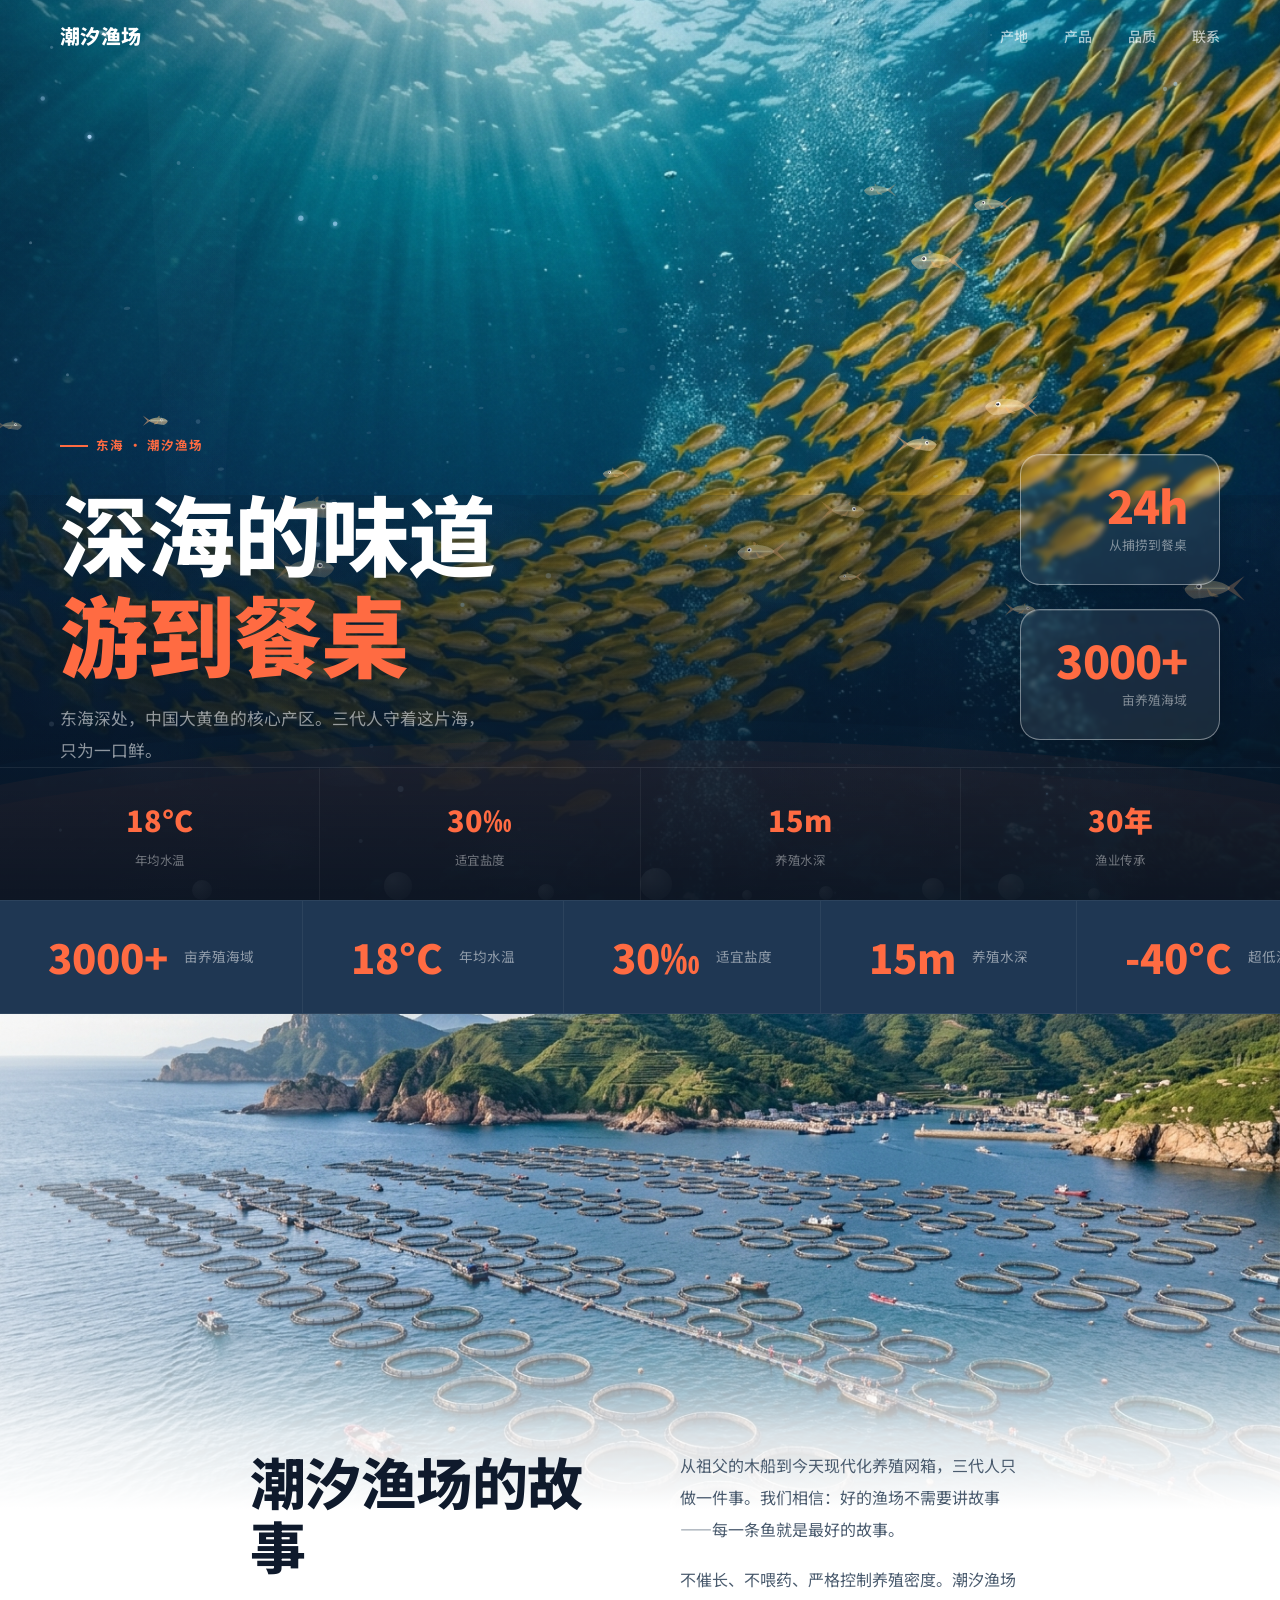
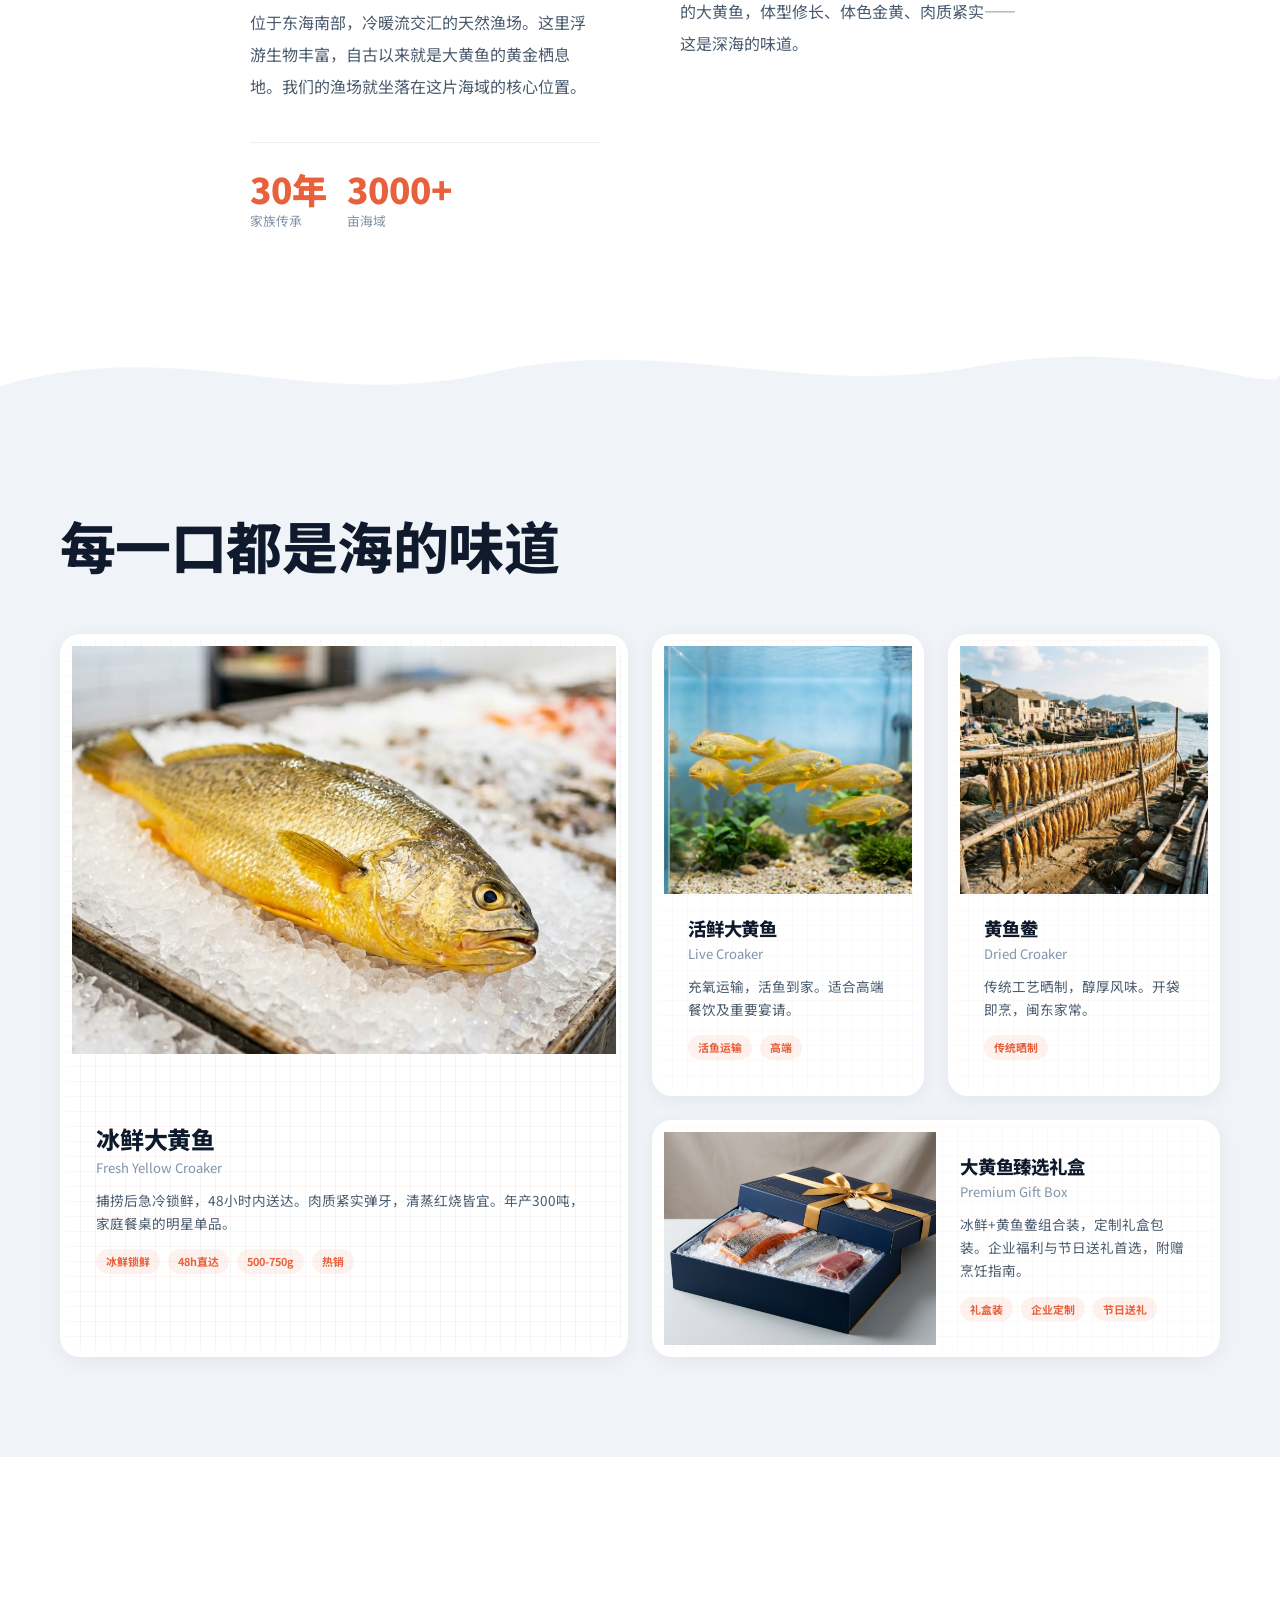
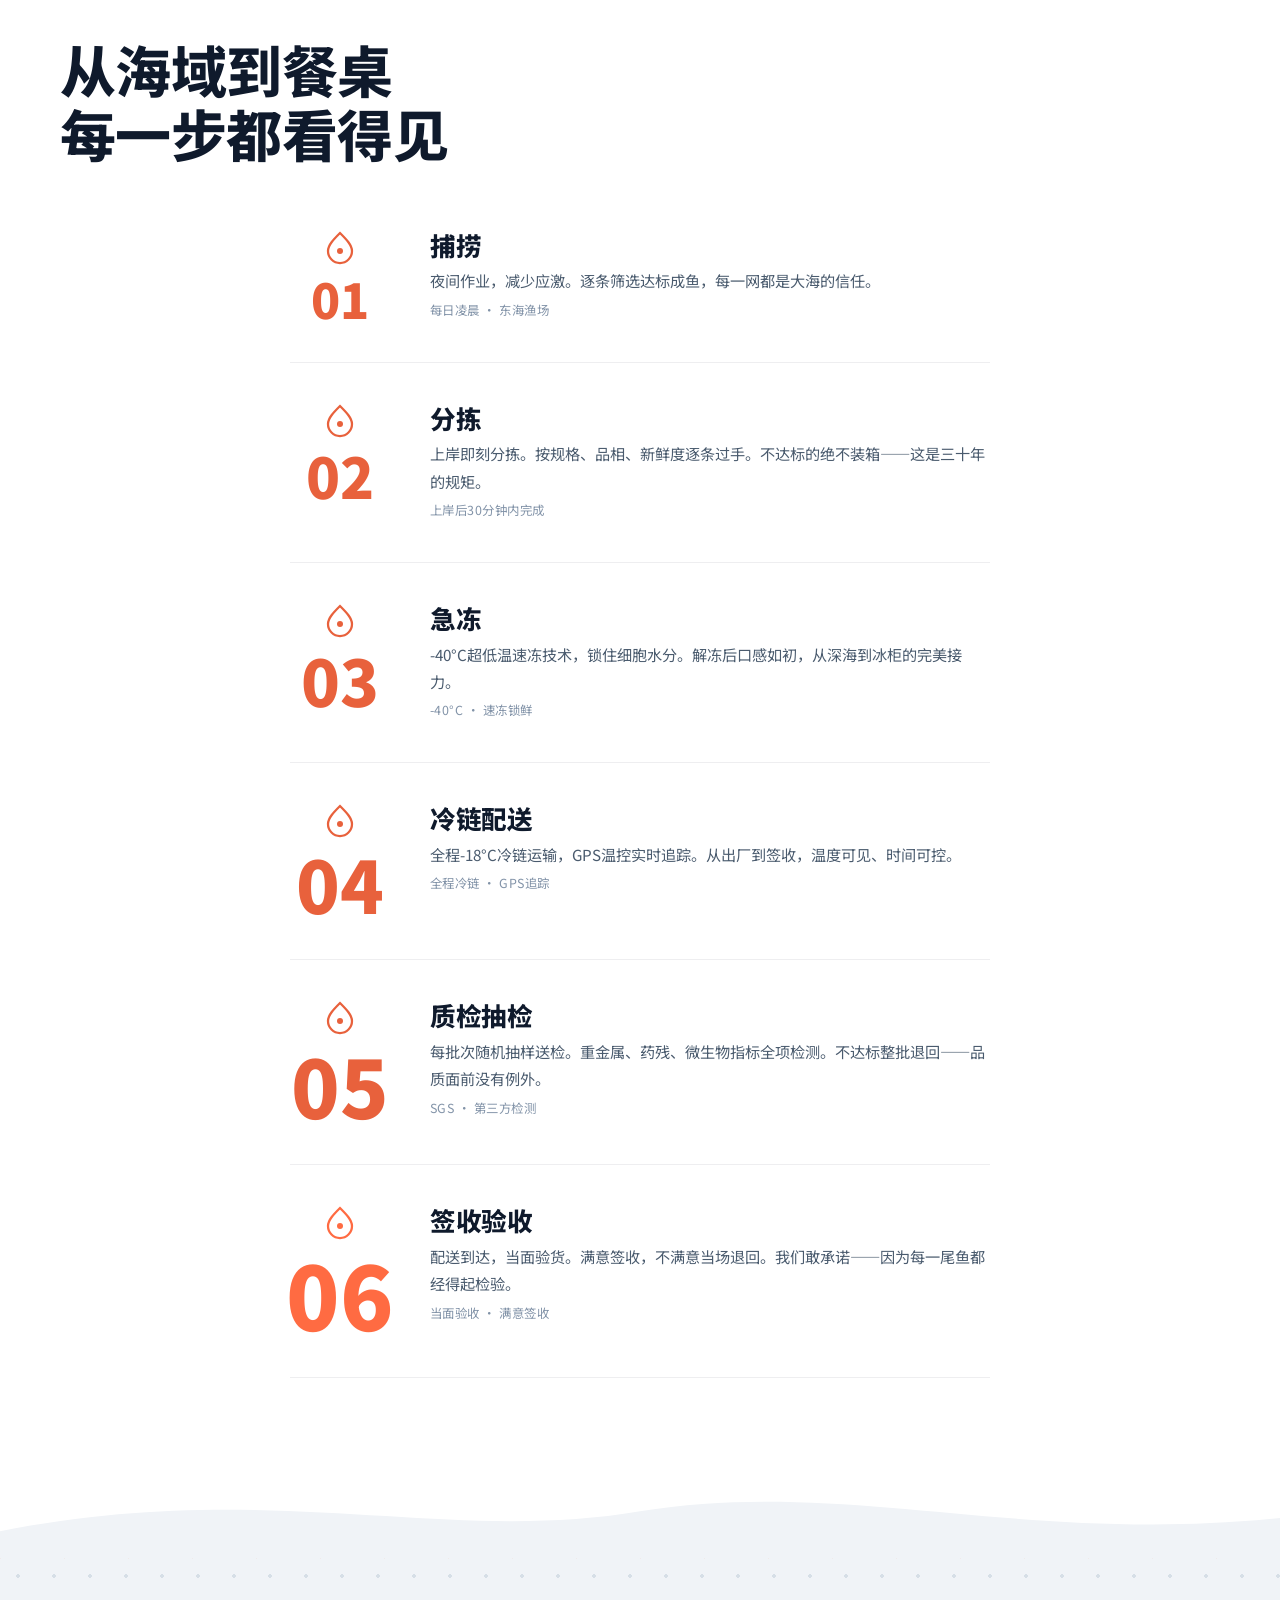
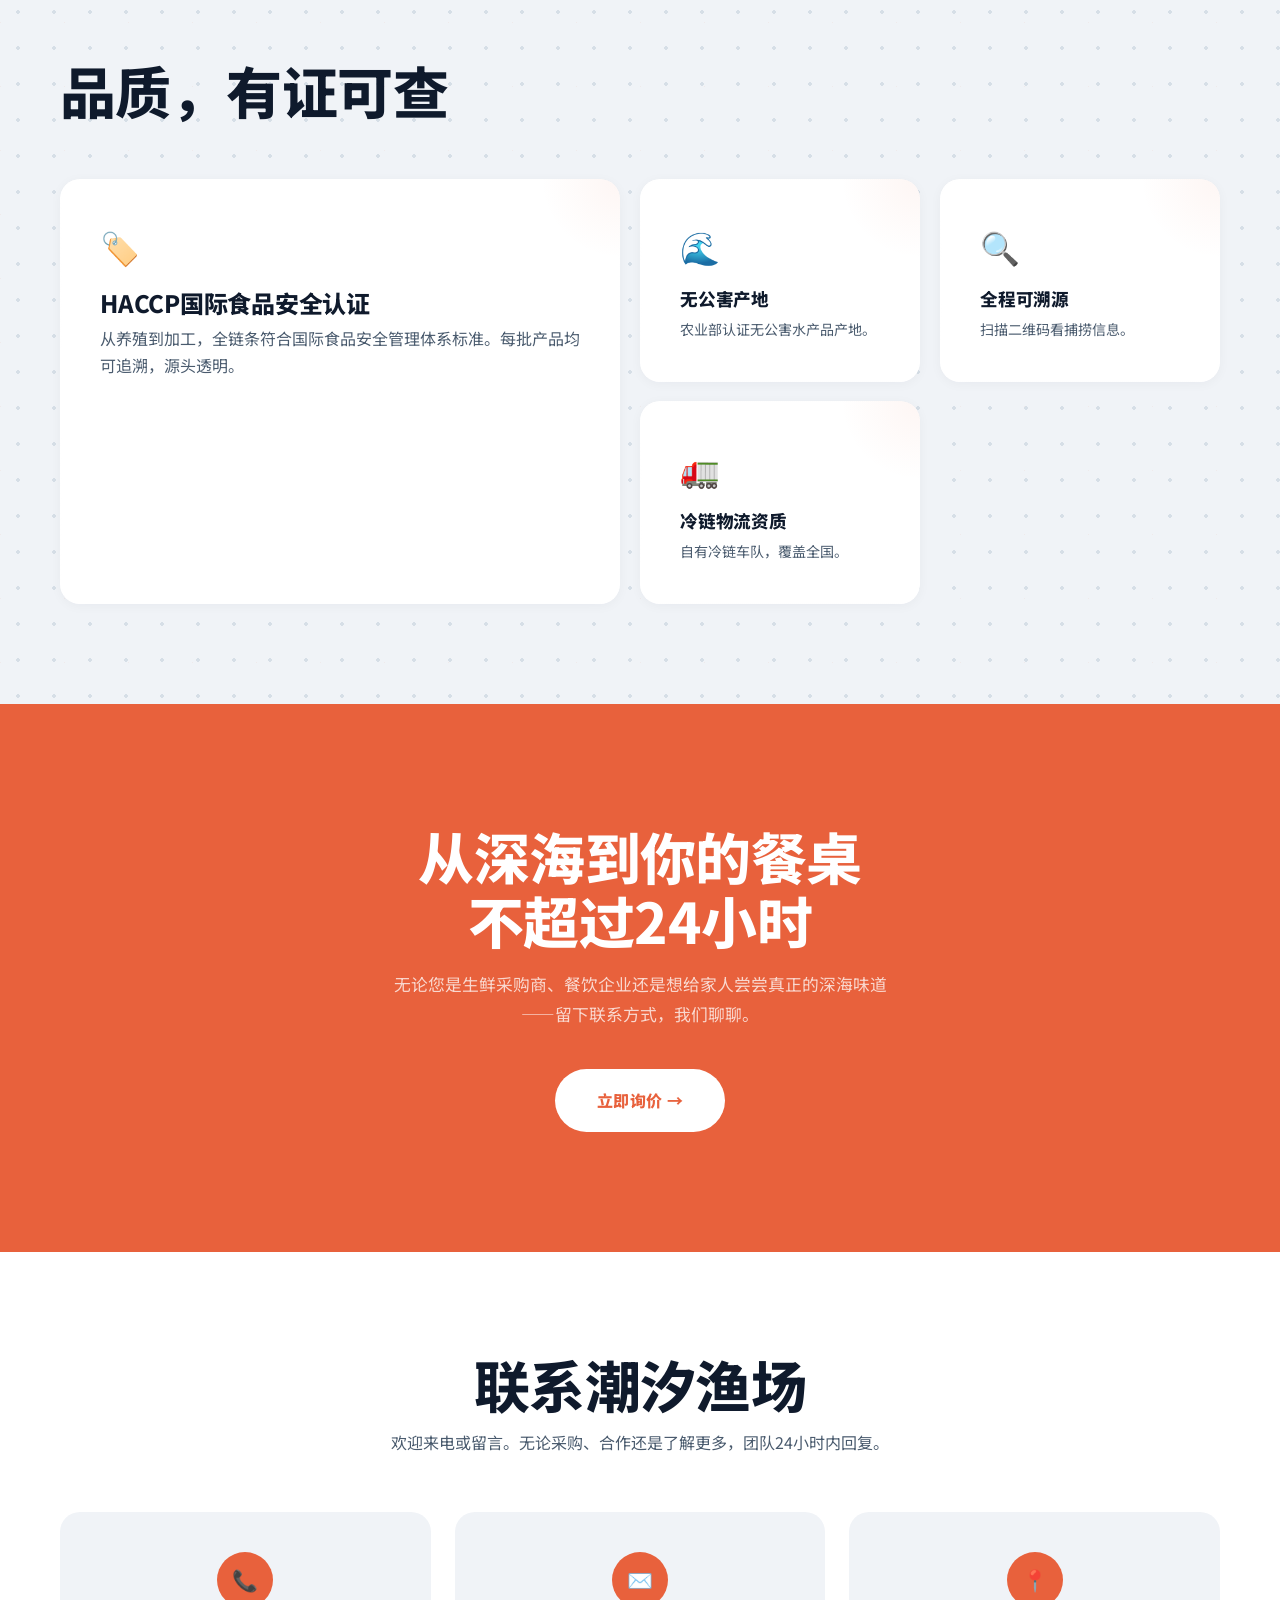
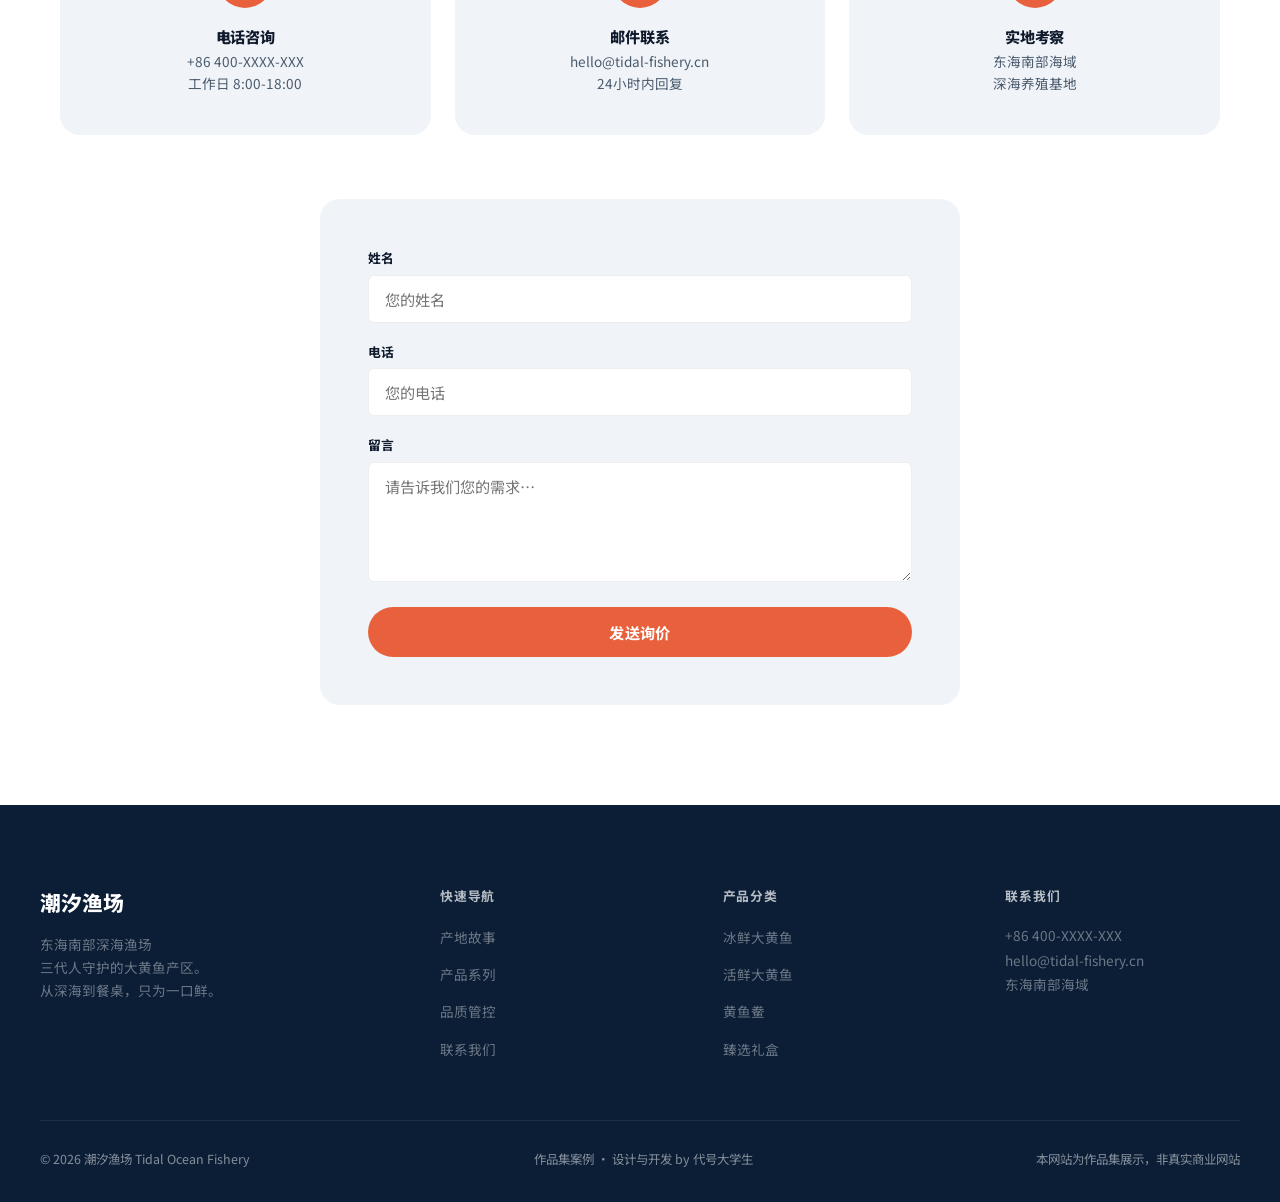
<file: Chaoxiyuchang-Demo/index.html>
<!DOCTYPE html>
<html lang="zh-CN">
<head>
  <meta charset="UTF-8">
  <meta name="viewport" content="width=device-width, initial-scale=1.0">
  <meta name="description" content="潮汐渔场 — 深海大黄鱼 · From Deep Water to Your Table">
  <title>潮汐渔场 | 深海大黄鱼</title>
  <link rel="preconnect" href="https://fonts.googleapis.com">
  <link rel="preconnect" href="https://fonts.gstatic.com" crossorigin>
  <link href="https://fonts.googleapis.com/css2?family=Noto+Sans+SC:wght@400;500;700;800;900&display=swap" rel="stylesheet">
  <link rel="stylesheet" href="css/styles.css">
</head>
<body>

<!-- NAV -->
<nav class="nav">
  <div class="nav-wrap">
    <a href="#" class="nav-brand">潮汐渔场</a>
    <ul class="nav-links">
      <li><a href="#story">产地</a></li>
      <li><a href="#products">产品</a></li>
      <li><a href="#process">品质</a></li>
      <li><a href="#contact">联系</a></li>
    </ul>
    <button class="nav-hamburger" aria-label="菜单"><span></span><span></span><span></span></button>
  </div>
</nav>
<div class="mobile-panel" id="mobilePanel">
  <a href="#story">产地</a><a href="#products">产品</a><a href="#process">品质</a><a href="#contact">联系</a>
</div>

<!-- HERO -->
<section class="hero">
  <div class="hero-bg"></div>
  <canvas id="heroCanvas2" style="position:absolute;inset:0;z-index:1;pointer-events:none;"></canvas>
  <div class="hero-waves">
    <div class="hero-wave w1"></div><div class="hero-wave w2"></div><div class="hero-wave w3"></div>
  </div>
  <div class="hero-bubble"></div><div class="hero-bubble"></div><div class="hero-bubble"></div><div class="hero-bubble"></div><div class="hero-bubble"></div><div class="hero-bubble"></div><div class="hero-bubble"></div><div class="hero-bubble"></div><div class="hero-bubble"></div><div class="hero-bubble"></div><div class="hero-bubble"></div><div class="hero-bubble"></div>
  <div class="hero-content">
    <div class="hero-left reveal">
      <span class="hero-kicker">东海 · 潮汐渔场</span>
      <h1>深海的味道<br><span class="em">游到餐桌</span></h1>
      <p>东海深处，中国大黄鱼的核心产区。三代人守着这片海，只为一口鲜。</p>
    </div>
    <div class="hero-right reveal d2">
      <div class="hero-badge"><span class="val">24h</span><span class="lbl">从捕捞到餐桌</span></div>
      <div class="hero-badge"><span class="val">3000+</span><span class="lbl">亩养殖海域</span></div>
    </div>
  </div>
  <div class="hero-strip reveal d3">
    <div class="hero-strip-item"><span class="n">18°C</span><span class="t">年均水温</span></div>
    <div class="hero-strip-item"><span class="n">30‰</span><span class="t">适宜盐度</span></div>
    <div class="hero-strip-item"><span class="n">15m</span><span class="t">养殖水深</span></div>
    <div class="hero-strip-item"><span class="n">30年</span><span class="t">渔业传承</span></div>
  </div>
</section>

<!-- DATA TICKER -->
<section class="data-ticker">
  <div class="data-ticker-track">
    <div class="data-ticker-item"><span class="ticker-num">3000+</span><span class="ticker-label">亩养殖海域</span></div>
    <div class="data-ticker-item"><span class="ticker-num">18°C</span><span class="ticker-label">年均水温</span></div>
    <div class="data-ticker-item"><span class="ticker-num">30‰</span><span class="ticker-label">适宜盐度</span></div>
    <div class="data-ticker-item"><span class="ticker-num">15m</span><span class="ticker-label">养殖水深</span></div>
    <div class="data-ticker-item"><span class="ticker-num">-40°C</span><span class="ticker-label">超低温急冻</span></div>
    <div class="data-ticker-item"><span class="ticker-num">24h</span><span class="ticker-label">全程冷链</span></div>
    <div class="data-ticker-item"><span class="ticker-num">3000+</span><span class="ticker-label">亩养殖海域</span></div>
    <div class="data-ticker-item"><span class="ticker-num">18°C</span><span class="ticker-label">年均水温</span></div>
    <div class="data-ticker-item"><span class="ticker-num">30‰</span><span class="ticker-label">适宜盐度</span></div>
    <div class="data-ticker-item"><span class="ticker-num">15m</span><span class="ticker-label">养殖水深</span></div>
  </div>
</section>

<!-- STORY -->
<section class="story-section" id="story">
  <div class="story-hero-img reveal" role="img" aria-label="潮汐渔场深海养殖基地"></div>
  <div class="story-body">
    <div class="story-col reveal">
      <h2>潮汐渔场的故事</h2>
      <p>位于东海南部，冷暖流交汇的天然渔场。这里浮游生物丰富，自古以来就是大黄鱼的黄金栖息地。我们的渔场就坐落在这片海域的核心位置。</p>
      <div class="story-stat">
        <div class="story-stat-item"><span class="big">30年</span><span class="small">家族传承</span></div>
        <div class="story-stat-item"><span class="big">3000+</span><span class="small">亩海域</span></div>
      </div>
    </div>
    <div class="story-col reveal d1">
      <p>从祖父的木船到今天现代化养殖网箱，三代人只做一件事。我们相信：好的渔场不需要讲故事——每一条鱼就是最好的故事。</p>
      <p>不催长、不喂药、严格控制养殖密度。潮汐渔场的大黄鱼，体型修长、体色金黄、肉质紧实——这是深海的味道。</p>
    </div>
  </div>
</section>

<div class="wave-split" aria-hidden="true">
  <svg viewBox="0 0 1440 60" preserveAspectRatio="none">
    <path d="M0,40 C200,0 350,60 550,30 C750,0 900,50 1100,25 C1300,0 1440,50 1440,30 L1440,60 L0,60 Z" fill="#F0F3F7"/>
  </svg>
</div>

<!-- PRODUCTS -->
<section class="products-section" id="products">
  <div class="section-head reveal">
    <h2>每一口都是海的味道</h2>
  </div>
  <div class="products-masonry">
    <!-- Featured: 冰鲜大黄鱼 (2x2) -->
    <div class="prod-card featured reveal">
      <div class="prod-img" role="img" aria-label="冰鲜大黄鱼"></div>
      <div class="prod-body">
        <h3>冰鲜大黄鱼</h3>
        <span class="en">Fresh Yellow Croaker</span>
        <p>捕捞后急冷锁鲜，48小时内送达。肉质紧实弹牙，清蒸红烧皆宜。年产300吨，家庭餐桌的明星单品。</p>
        <div class="prod-tags"><span class="prod-tag">冰鲜锁鲜</span><span class="prod-tag">48h直达</span><span class="prod-tag">500-750g</span><span class="prod-tag">热销</span></div>
      </div>
    </div>
    <!-- Live -->
    <div class="prod-card reveal d1">
      <div class="prod-img" role="img" aria-label="活鲜大黄鱼"></div>
      <div class="prod-body">
        <h3>活鲜大黄鱼</h3>
        <span class="en">Live Croaker</span>
        <p>充氧运输，活鱼到家。适合高端餐饮及重要宴请。</p>
        <div class="prod-tags"><span class="prod-tag">活鱼运输</span><span class="prod-tag">高端</span></div>
      </div>
    </div>
    <!-- Dried -->
    <div class="prod-card reveal d2">
      <div class="prod-img" role="img" aria-label="黄鱼鲞"></div>
      <div class="prod-body">
        <h3>黄鱼鲞</h3>
        <span class="en">Dried Croaker</span>
        <p>传统工艺晒制，醇厚风味。开袋即烹，闽东家常。</p>
        <div class="prod-tags"><span class="prod-tag">传统晒制</span></div>
      </div>
    </div>
    <!-- Gift Box (wide, horizontal) -->
    <div class="prod-card wide reveal d3">
      <div class="prod-img" role="img" aria-label="大黄鱼礼盒"></div>
      <div class="prod-body">
        <h3>大黄鱼臻选礼盒</h3>
        <span class="en">Premium Gift Box</span>
        <p>冰鲜+黄鱼鲞组合装，定制礼盒包装。企业福利与节日送礼首选，附赠烹饪指南。</p>
        <div class="prod-tags"><span class="prod-tag">礼盒装</span><span class="prod-tag">企业定制</span><span class="prod-tag">节日送礼</span></div>
      </div>
    </div>
  </div>
</section>

<div class="wave-split" aria-hidden="true">
  <svg viewBox="0 0 1440 60" preserveAspectRatio="none">
    <path d="M0,20 C200,50 400,0 600,30 C800,60 1000,10 1200,35 C1300,45 1440,15 1440,25 L1440,60 L0,60 Z" fill="#FFFFFF"/>
  </svg>
</div>

<!-- PROCESS -->
<section class="process-section" id="process">
  <div class="section-head reveal">
    <h2>从海域到餐桌<br>每一步都看得见</h2>
  </div>
  <div class="depth-list">
    <div class="depth-step reveal">
      <div class="depth-marker">
        <svg width="36" height="36" viewBox="0 0 24 24" fill="none" stroke="#E8613C" stroke-width="1.5" stroke-linecap="round">
          <path d="M12 2C8 6 4 10 4 14c0 4.4 3.6 8 8 8s8-3.6 8-8c0-4-4-8-8-12z"/>
          <circle cx="12" cy="14" r="2" fill="#E8613C" stroke="none"/>
        </svg>
        <span class="depth-num">01</span>
      </div>
      <div class="depth-body">
        <h3>捕捞</h3>
        <p>夜间作业，减少应激。逐条筛选达标成鱼，每一网都是大海的信任。</p>
        <span class="meta">每日凌晨 · 东海渔场</span>
      </div>
    </div>
    <div class="depth-step reveal d1">
      <div class="depth-marker">
        <svg width="36" height="36" viewBox="0 0 24 24" fill="none" stroke="#E8613C" stroke-width="1.5" stroke-linecap="round">
          <path d="M12 2C8 6 4 10 4 14c0 4.4 3.6 8 8 8s8-3.6 8-8c0-4-4-8-8-12z"/>
          <circle cx="12" cy="14" r="2" fill="#E8613C" stroke="none"/>
        </svg>
        <span class="depth-num">02</span>
      </div>
      <div class="depth-body"><h3>分拣</h3><p>上岸即刻分拣。按规格、品相、新鲜度逐条过手。不达标的绝不装箱——这是三十年的规矩。</p><span class="meta">上岸后30分钟内完成</span></div>
    </div>
    <div class="depth-step reveal d2">
      <div class="depth-marker">
        <svg width="36" height="36" viewBox="0 0 24 24" fill="none" stroke="#E8613C" stroke-width="1.5" stroke-linecap="round">
          <path d="M12 2C8 6 4 10 4 14c0 4.4 3.6 8 8 8s8-3.6 8-8c0-4-4-8-8-12z"/>
          <circle cx="12" cy="14" r="2" fill="#E8613C" stroke="none"/>
        </svg>
        <span class="depth-num">03</span>
      </div>
      <div class="depth-body"><h3>急冻</h3><p>-40°C超低温速冻技术，锁住细胞水分。解冻后口感如初，从深海到冰柜的完美接力。</p><span class="meta">-40°C · 速冻锁鲜</span></div>
    </div>
    <div class="depth-step reveal d3">
      <div class="depth-marker">
        <svg width="36" height="36" viewBox="0 0 24 24" fill="none" stroke="#E8613C" stroke-width="1.5" stroke-linecap="round">
          <path d="M12 2C8 6 4 10 4 14c0 4.4 3.6 8 8 8s8-3.6 8-8c0-4-4-8-8-12z"/>
          <circle cx="12" cy="14" r="2" fill="#E8613C" stroke="none"/>
        </svg>
        <span class="depth-num">04</span>
      </div>
      <div class="depth-body"><h3>冷链配送</h3><p>全程-18°C冷链运输，GPS温控实时追踪。从出厂到签收，温度可见、时间可控。</p><span class="meta">全程冷链 · GPS追踪</span></div>
    </div>
    <div class="depth-step reveal">
      <div class="depth-marker">
        <svg width="36" height="36" viewBox="0 0 24 24" fill="none" stroke="#E8613C" stroke-width="1.5" stroke-linecap="round">
          <path d="M12 2C8 6 4 10 4 14c0 4.4 3.6 8 8 8s8-3.6 8-8c0-4-4-8-8-12z"/>
          <circle cx="12" cy="14" r="2" fill="#E8613C" stroke="none"/>
        </svg>
        <span class="depth-num">05</span>
      </div>
      <div class="depth-body"><h3>质检抽检</h3><p>每批次随机抽样送检。重金属、药残、微生物指标全项检测。不达标整批退回——品质面前没有例外。</p><span class="meta">SGS · 第三方检测</span></div>
    </div>
    <div class="depth-step reveal">
      <div class="depth-marker">
        <svg width="36" height="36" viewBox="0 0 24 24" fill="none" stroke="#FF6B42" stroke-width="1.5" stroke-linecap="round">
          <path d="M12 2C8 6 4 10 4 14c0 4.4 3.6 8 8 8s8-3.6 8-8c0-4-4-8-8-12z"/>
          <circle cx="12" cy="14" r="2" fill="#FF6B42" stroke="none"/>
        </svg>
        <span class="depth-num">06</span>
      </div>
      <div class="depth-body"><h3>签收验收</h3><p>配送到达，当面验货。满意签收，不满意当场退回。我们敢承诺——因为每一尾鱼都经得起检验。</p><span class="meta">当面验收 · 满意签收</span></div>
    </div>
  </div>
</section>

<div class="wave-split" aria-hidden="true">
  <svg viewBox="0 0 1440 60" preserveAspectRatio="none">
    <path d="M0,40 C300,0 500,50 720,25 C950,0 1150,50 1440,30 L1440,60 L0,60 Z" fill="#F0F3F7"/>
  </svg>
</div>

<!-- TRUST -->
<section class="trust-section">
  <div class="section-head reveal"><h2>品质，有证可查</h2></div>
  <div class="trust-bento">
    <div class="trust-card featured reveal">
      <div class="t-icon">🏷️</div>
      <h4>HACCP国际食品安全认证</h4>
      <p>从养殖到加工，全链条符合国际食品安全管理体系标准。每批产品均可追溯，源头透明。</p>
    </div>
    <div class="trust-card reveal d1"><div class="t-icon">🌊</div><h4>无公害产地</h4><p>农业部认证无公害水产品产地。</p></div>
    <div class="trust-card reveal d2"><div class="t-icon">🔍</div><h4>全程可溯源</h4><p>扫描二维码看捕捞信息。</p></div>
    <div class="trust-card reveal d1"><div class="t-icon">🚛</div><h4>冷链物流资质</h4><p>自有冷链车队，覆盖全国。</p></div>
  </div>
</section>

<!-- CTA -->
<section class="cta-section reveal">
  <h2>从深海到你的餐桌<br>不超过24小时</h2>
  <p>无论您是生鲜采购商、餐饮企业还是想给家人尝尝真正的深海味道——留下联系方式，我们聊聊。</p>
  <a href="#contact" class="cta-btn">立即询价 →</a>
</section>

<!-- CONTACT -->
<section class="contact-section" id="contact">
  <div class="contact-head reveal">
    <h2>联系潮汐渔场</h2>
    <p>欢迎来电或留言。无论采购、合作还是了解更多，团队24小时内回复。</p>
  </div>
  <div class="contact-cards">
    <div class="contact-card reveal">
      <div class="cc-icon">📞</div>
      <h4>电话咨询</h4>
      <p>+86 400-XXXX-XXX<br>工作日 8:00-18:00</p>
    </div>
    <div class="contact-card reveal d1">
      <div class="cc-icon">✉️</div>
      <h4>邮件联系</h4>
      <p>hello@tidal-fishery.cn<br>24小时内回复</p>
    </div>
    <div class="contact-card reveal d2">
      <div class="cc-icon">📍</div>
      <h4>实地考察</h4>
      <p>东海南部海域<br>深海养殖基地</p>
    </div>
  </div>
  <div class="contact-form-block reveal d3">
    <div class="form-done" id="formDone"><h3>消息已发出</h3><p>我们会在24小时内回复。</p></div>
    <form class="form-fields" id="contactForm">
      <div class="form-row"><label>姓名</label><input type="text" placeholder="您的姓名" required></div>
      <div class="form-row"><label>电话</label><input type="tel" placeholder="您的电话" required></div>
      <div class="form-row"><label>留言</label><textarea placeholder="请告诉我们您的需求…" required></textarea></div>
      <button type="submit" class="form-submit">发送询价</button>
    </form>
  </div>
</section>

<!-- FOOTER -->
<footer class="footer">
  <div class="footer-inner">
    <div class="footer-grid">
      <div class="footer-brand-col">
        <span class="f-brand">潮汐渔场</span>
        <p>东海南部深海渔场<br>三代人守护的大黄鱼产区。<br>从深海到餐桌，只为一口鲜。</p>
      </div>
      <div class="footer-col">
        <h5>快速导航</h5>
        <ul>
          <li><a href="#story">产地故事</a></li>
          <li><a href="#products">产品系列</a></li>
          <li><a href="#process">品质管控</a></li>
          <li><a href="#contact">联系我们</a></li>
        </ul>
      </div>
      <div class="footer-col">
        <h5>产品分类</h5>
        <ul>
          <li><a href="#">冰鲜大黄鱼</a></li>
          <li><a href="#">活鲜大黄鱼</a></li>
          <li><a href="#">黄鱼鲞</a></li>
          <li><a href="#">臻选礼盒</a></li>
        </ul>
      </div>
      <div class="footer-col">
        <h5>联系我们</h5>
        <div class="f-contact">
          +86 400-XXXX-XXX<br>
          hello@tidal-fishery.cn<br>
          东海南部海域
        </div>
      </div>
    </div>
    <div class="footer-bottom">
      <span>&copy; 2026 潮汐渔场 Tidal Ocean Fishery</span>
      <span>作品集案例 &middot; 设计与开发 by 代号大学生</span>
      <span>本网站为作品集展示，非真实商业网站</span>
    </div>
  </div>
</footer>

<script src="js/underwater-canvas.js"></script>
<script src="js/main.js"></script>
</body>
</html>
</file>
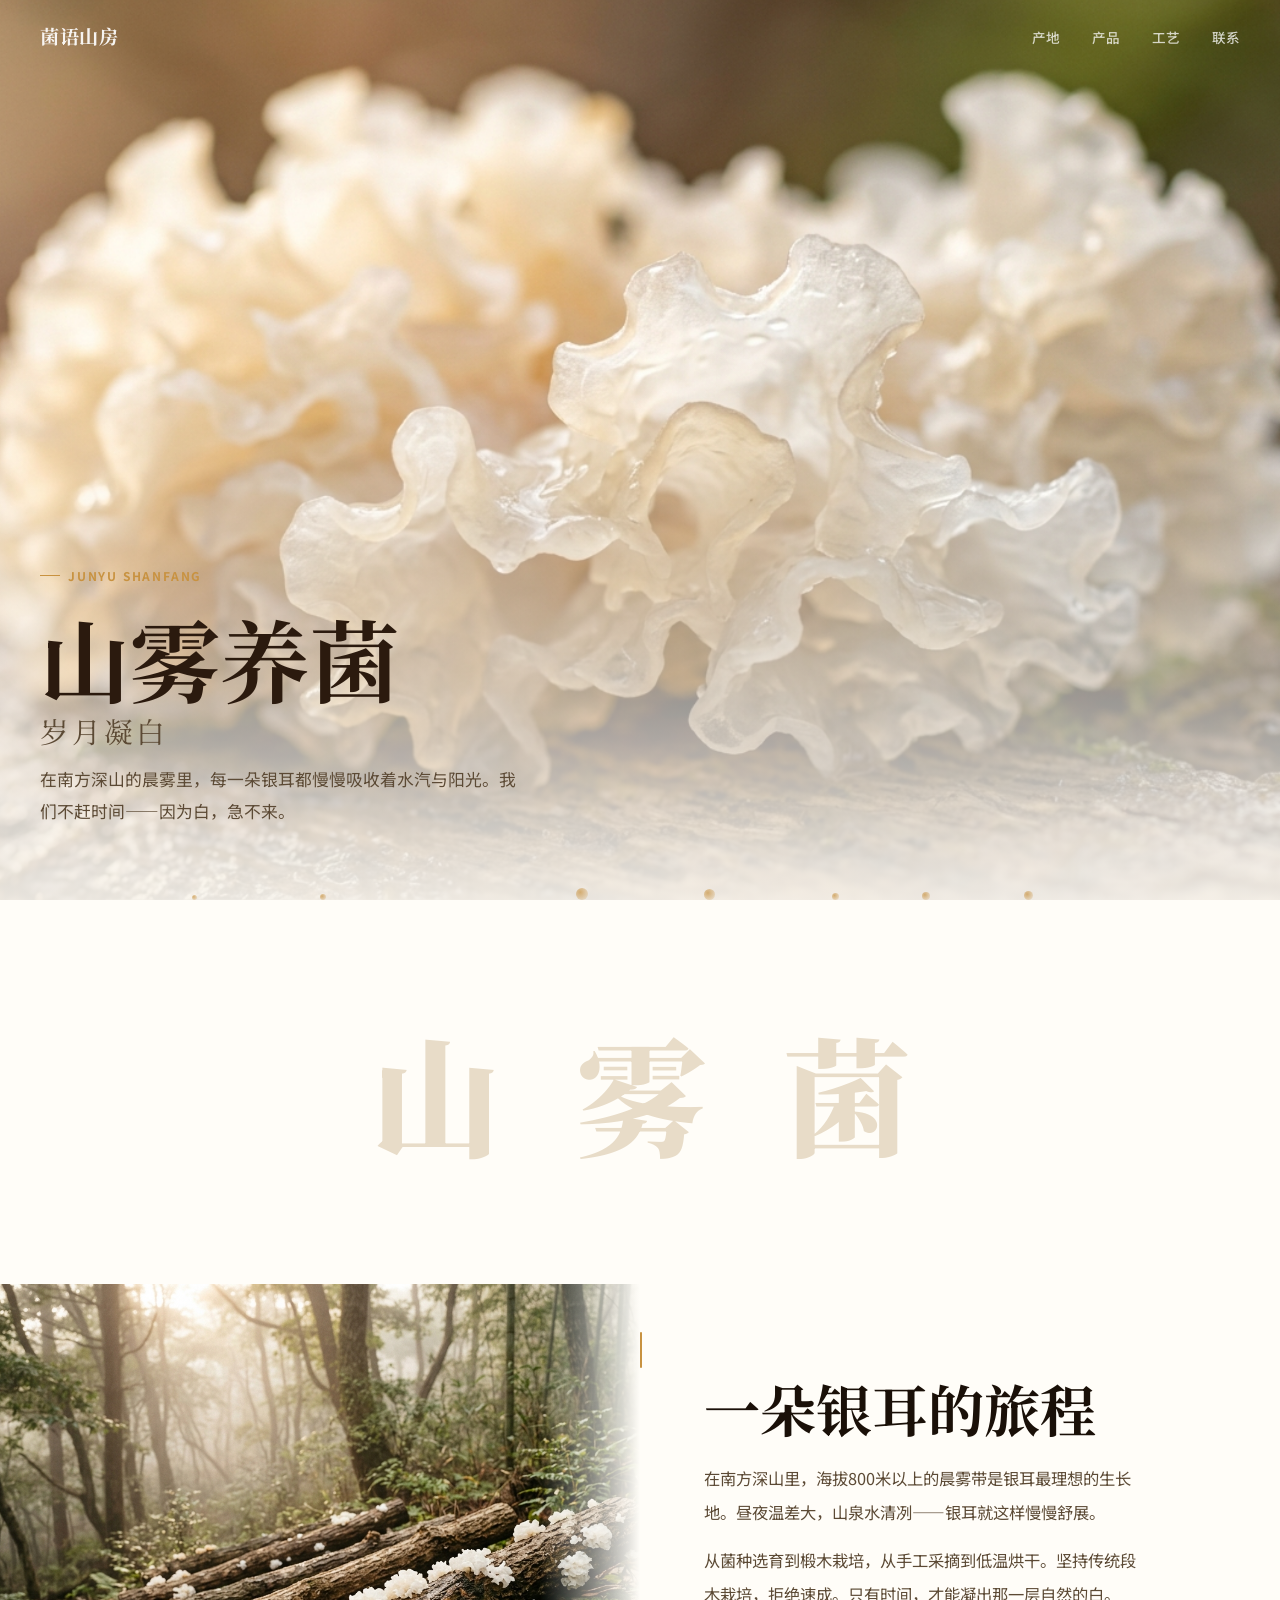
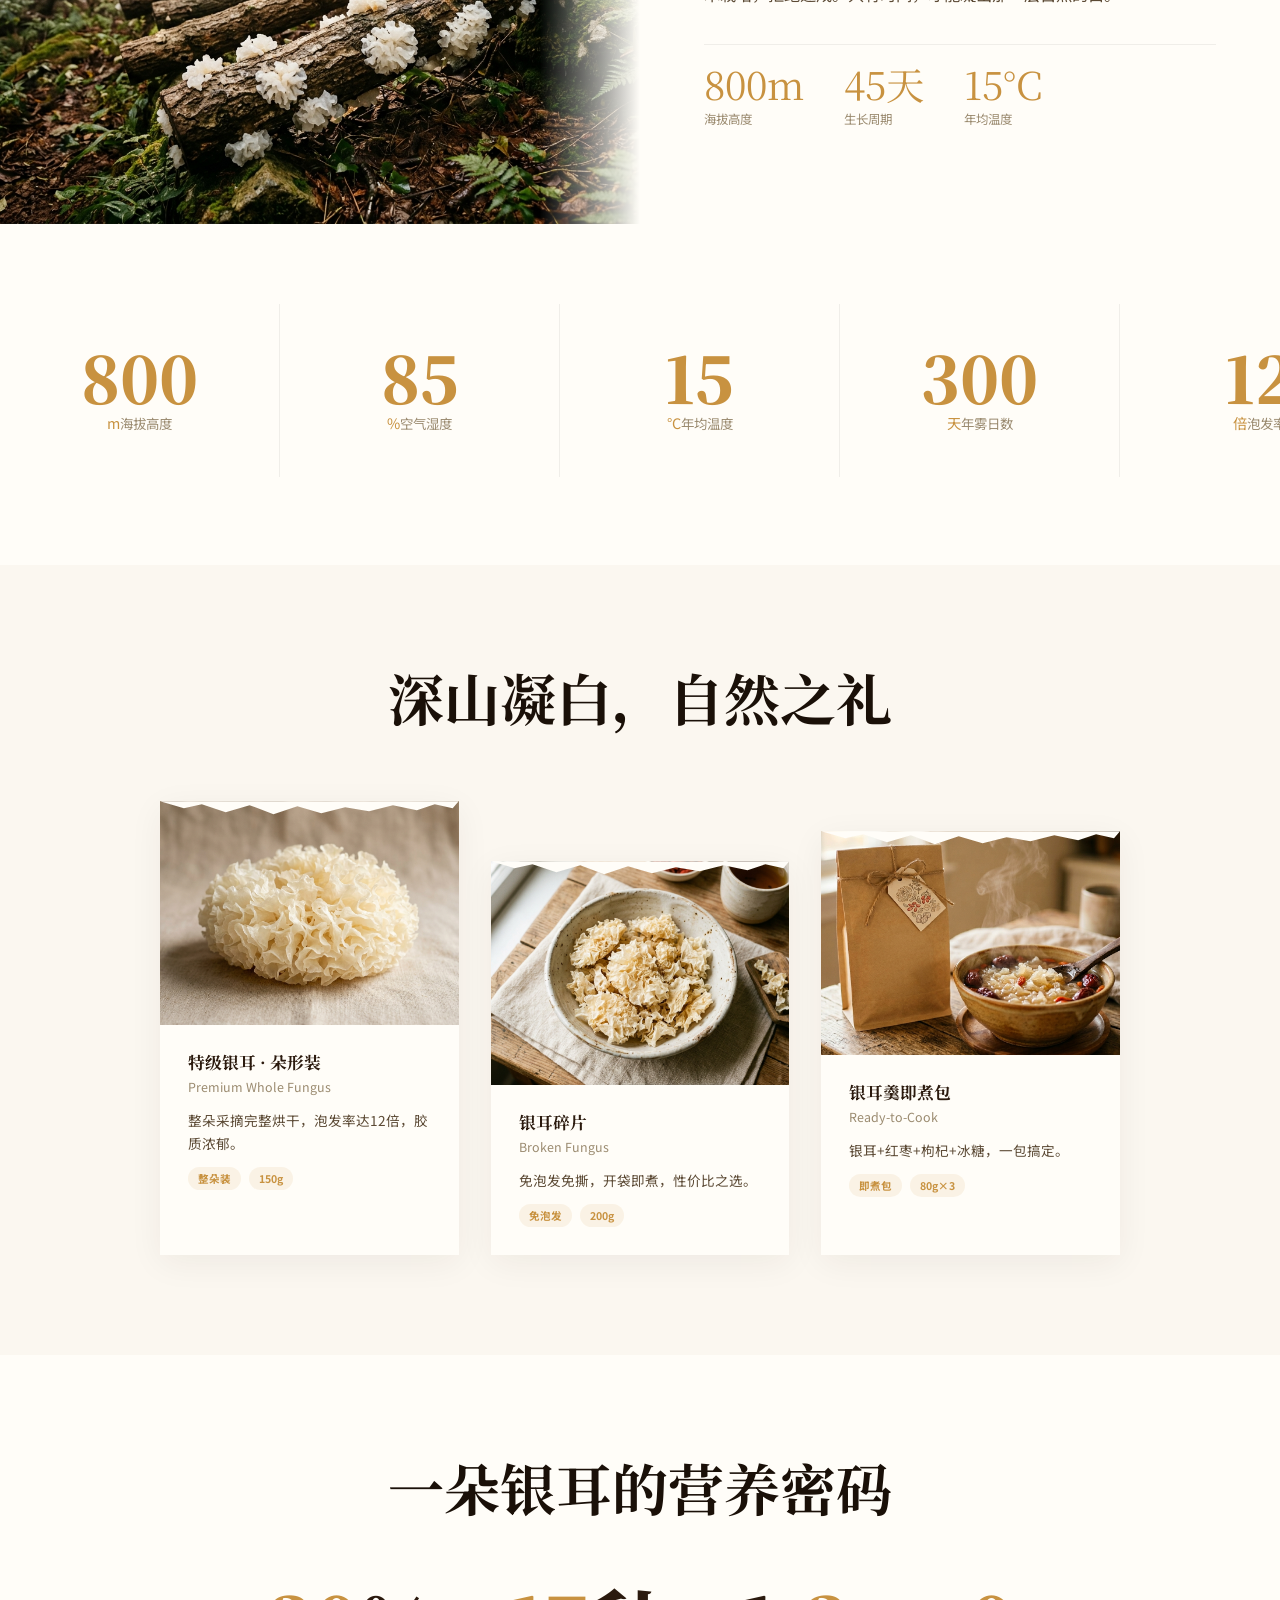
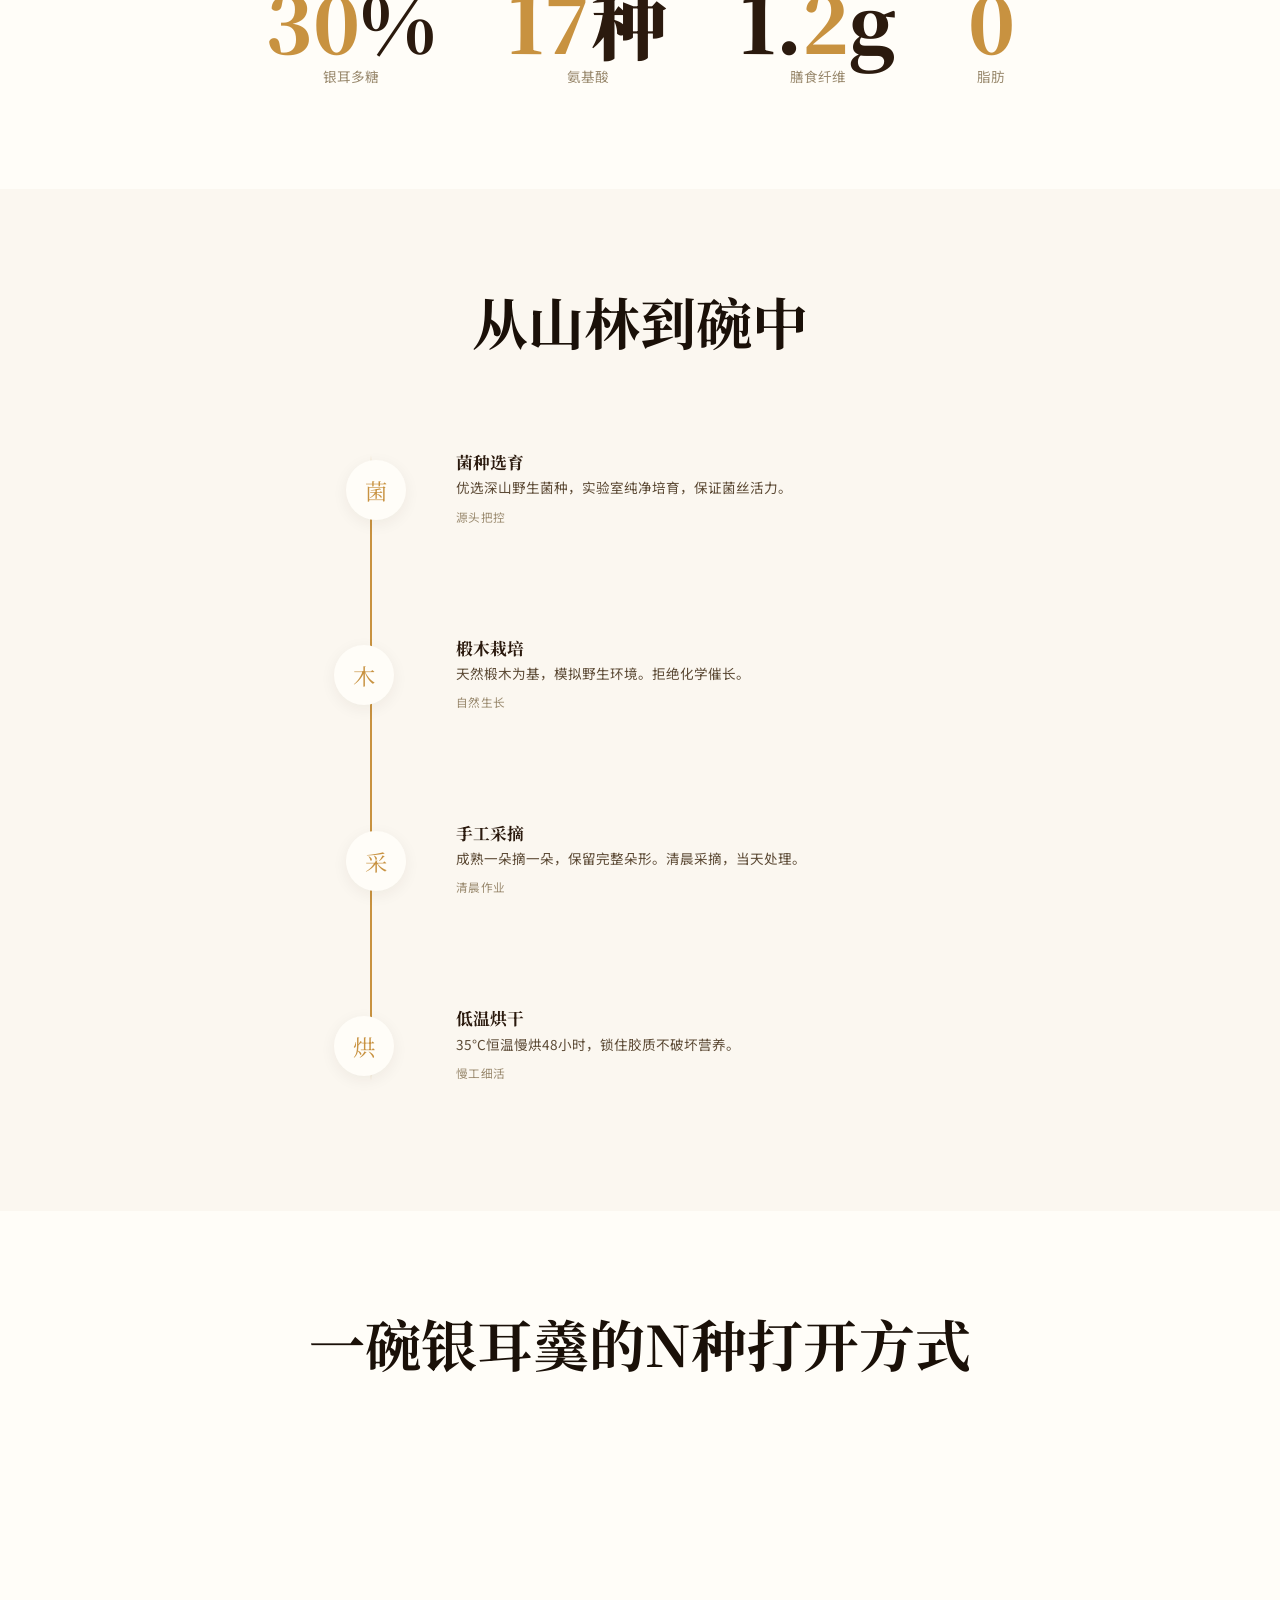
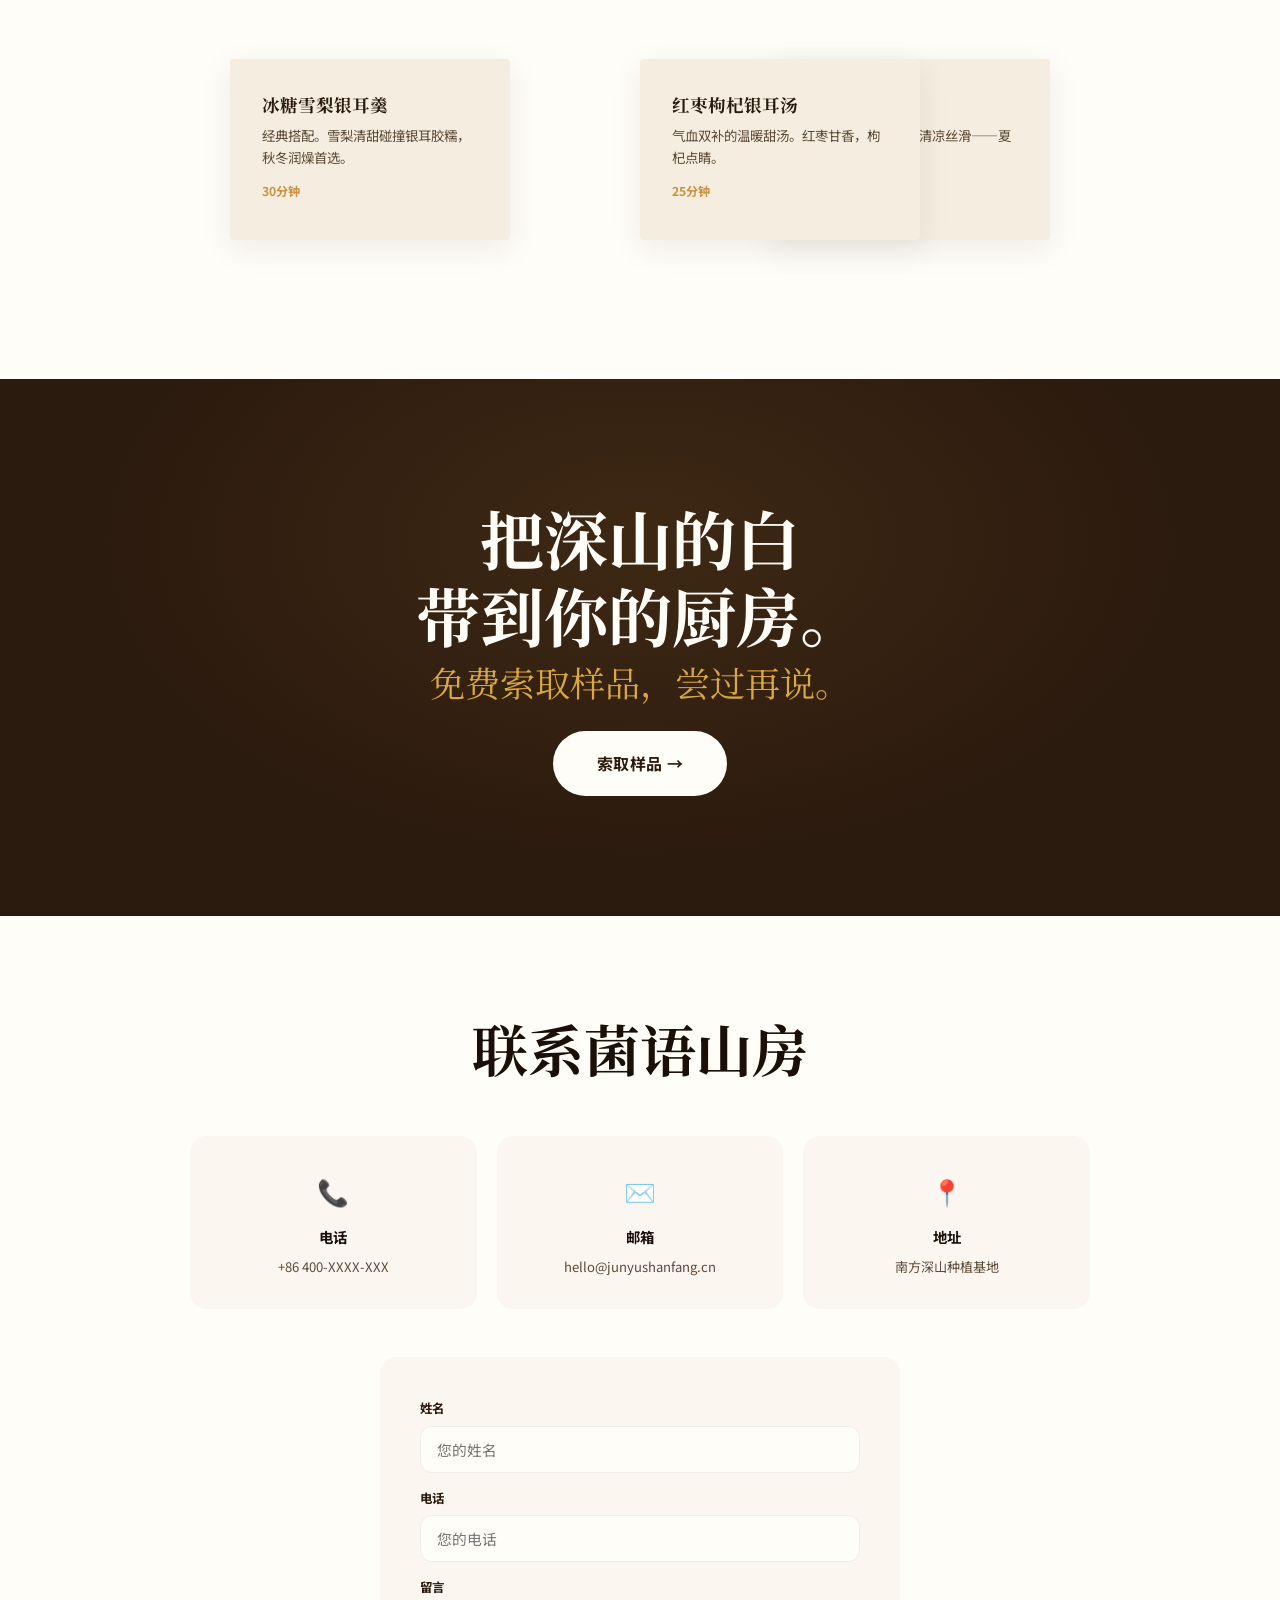
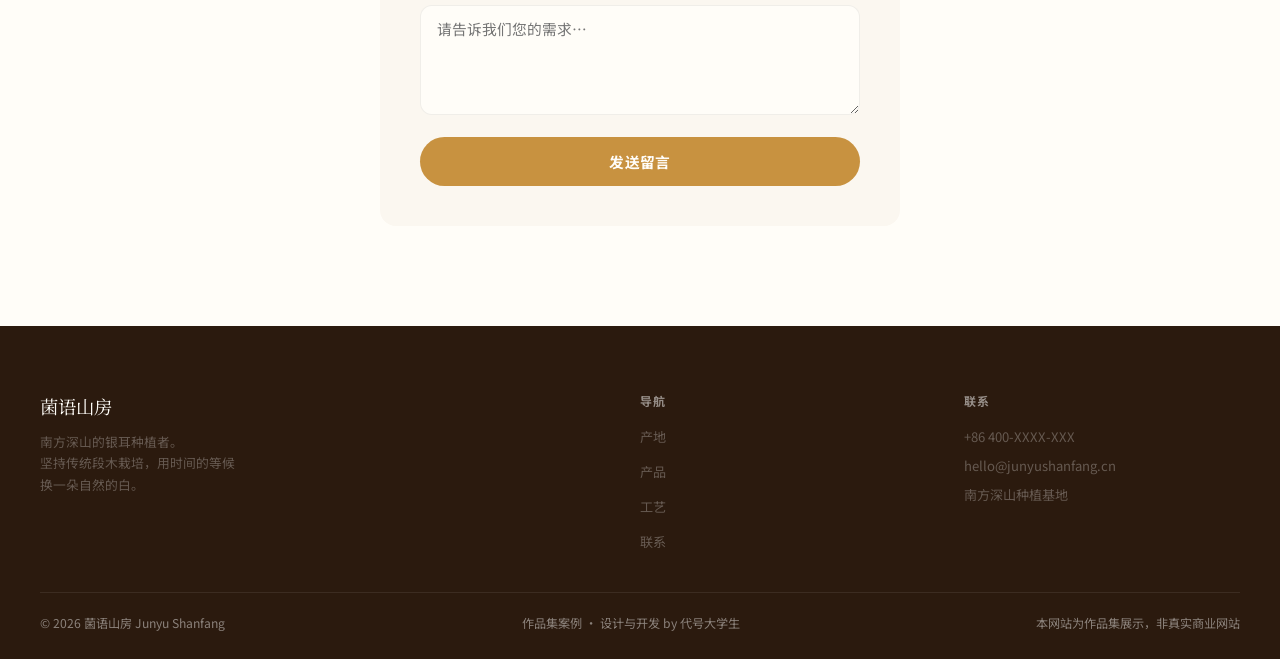
<file: MushroomHhouse-Demo/index.html>
<!DOCTYPE html>
<html lang="zh-CN">
<head>
<meta charset="UTF-8">
<meta name="viewport" content="width=device-width,initial-scale=1.0">
<title>菌语山房 | 深山银耳</title>
<link rel="preconnect" href="https://fonts.googleapis.com">
<link href="https://fonts.googleapis.com/css2?family=Noto+Sans+SC:wght@300;400;500;700;900&family=Noto+Serif+SC:wght@400;600;700;900&display=swap" rel="stylesheet">
<link rel="stylesheet" href="css/styles.css">
</head>
<body>

<nav class="nav">
  <div class="nav-in">
    <a href="#" class="nav-brand">菌语山房</a>
    <ul class="nav-links">
      <li><a href="#story">产地</a></li>
      <li><a href="#products">产品</a></li>
      <li><a href="#process">工艺</a></li>
      <li><a href="#contact">联系</a></li>
    </ul>
    <button class="nav-ham" id="navHam" aria-label="菜单">
      <span></span><span></span><span></span>
    </button>
  </div>
</nav>

<div class="mobile-panel" id="mobilePanel">
  <a href="#story">产地</a>
  <a href="#products">产品</a>
  <a href="#process">工艺</a>
  <a href="#contact">联系</a>
</div>

<!-- HERO -->
<section class="hero">
  <div class="hero-bg"></div>
  <div class="spore"></div><div class="spore"></div><div class="spore"></div><div class="spore"></div>
  <div class="spore"></div><div class="spore"></div><div class="spore"></div><div class="spore"></div>
  <div class="hero-content">
    <span class="hero-label reveal">JUNYU SHANFANG</span>
    <h1 class="reveal d1">山雾养菌<span class="sub">岁月凝白</span></h1>
    <p class="reveal d2">在南方深山的晨雾里，每一朵银耳都慢慢吸收着水汽与阳光。我们不赶时间——因为白，急不来。</p>
  </div>
</section>

<!-- BELIEF STRIP -->
<section class="belief">
  <div class="belief-words">
    <span class="belief-w reveal">山</span>
    <span class="belief-w reveal d1">雾</span>
    <span class="belief-w reveal d2">菌</span>
  </div>
</section>

<!-- STORY -->
<section class="story" id="story">
  <div class="story-img-wrap"><div class="story-img reveal"></div></div>
  <div class="story-text">
    <h2 class="reveal">一朵银耳的旅程</h2>
    <p class="reveal d1">在南方深山里，海拔800米以上的晨雾带是银耳最理想的生长地。昼夜温差大，山泉水清冽——银耳就这样慢慢舒展。</p>
    <p class="reveal d2">从菌种选育到椴木栽培，从手工采摘到低温烘干。坚持传统段木栽培，拒绝速成。只有时间，才能凝出那一层自然的白。</p>
    <div class="story-meta reveal d3">
      <div class="meta-item"><span class="num">800m</span><span class="lbl">海拔高度</span></div>
      <div class="meta-item"><span class="num">45天</span><span class="lbl">生长周期</span></div>
      <div class="meta-item"><span class="num">15°C</span><span class="lbl">年均温度</span></div>
    </div>
  </div>
</section>

<!-- DATA FILM STRIP -->
<section class="data-strip">
  <div class="data-track">
    <div class="data-frame reveal"><span class="df-num">800</span><span class="df-unit">m</span><span class="df-label">海拔高度</span></div>
    <div class="data-frame reveal d1"><span class="df-num">85</span><span class="df-unit">%</span><span class="df-label">空气湿度</span></div>
    <div class="data-frame reveal d2"><span class="df-num">15</span><span class="df-unit">°C</span><span class="df-label">年均温度</span></div>
    <div class="data-frame reveal d3"><span class="df-num">300</span><span class="df-unit">天</span><span class="df-label">年雾日数</span></div>
    <div class="data-frame"><span class="df-num">12</span><span class="df-unit">倍</span><span class="df-label">泡发率</span></div>
    <div class="data-frame"><span class="df-num">45</span><span class="df-unit">天</span><span class="df-label">生长周期</span></div>
  </div>
</section>

<!-- PRODUCTS -->
<section class="products" id="products">
  <div class="products-head reveal"><h2>深山凝白，自然之礼</h2></div>
  <div class="products-grid">
    <div class="pcard reveal"><div class="pimg" role="img" aria-label="特级银耳"></div><div class="pbody"><h3>特级银耳 · 朵形装</h3><span class="en">Premium Whole Fungus</span><p>整朵采摘完整烘干，泡发率达12倍，胶质浓郁。</p><div class="ptags"><span class="ptag">整朵装</span><span class="ptag">150g</span></div></div></div>
    <div class="pcard reveal d1"><div class="pimg" role="img" aria-label="银耳碎片"></div><div class="pbody"><h3>银耳碎片</h3><span class="en">Broken Fungus</span><p>免泡发免撕，开袋即煮，性价比之选。</p><div class="ptags"><span class="ptag">免泡发</span><span class="ptag">200g</span></div></div></div>
    <div class="pcard reveal d2"><div class="pimg" role="img" aria-label="银耳羹料包"></div><div class="pbody"><h3>银耳羹即煮包</h3><span class="en">Ready-to-Cook</span><p>银耳+红枣+枸杞+冰糖，一包搞定。</p><div class="ptags"><span class="ptag">即煮包</span><span class="ptag">80g×3</span></div></div></div>
  </div>
</section>

<!-- NUTRITION -->
<section class="nutrition">
  <h2 class="reveal">一朵银耳的营养密码</h2>
  <div class="nutri-grid">
    <div class="nutri-stat reveal"><span class="nval"><em>30</em>%</span><span class="nunit">银耳多糖</span></div>
    <div class="nutri-stat reveal d1"><span class="nval"><em>17</em>种</span><span class="nunit">氨基酸</span></div>
    <div class="nutri-stat reveal d2"><span class="nval">1.<em>2</em>g</span><span class="nunit">膳食纤维</span></div>
    <div class="nutri-stat reveal d3"><span class="nval"><em>0</em></span><span class="nunit">脂肪</span></div>
  </div>
</section>

<!-- PROCESS -->
<section class="process" id="process">
  <div class="process-head reveal"><h2>从山林到碗中</h2></div>
  <div class="process-line">
    <div class="pstep reveal"><div class="pdot">菌</div><div class="pbody"><h3>菌种选育</h3><p>优选深山野生菌种，实验室纯净培育，保证菌丝活力。</p><span class="pmeta">源头把控</span></div></div>
    <div class="pstep reveal d1"><div class="pdot">木</div><div class="pbody"><h3>椴木栽培</h3><p>天然椴木为基，模拟野生环境。拒绝化学催长。</p><span class="pmeta">自然生长</span></div></div>
    <div class="pstep reveal d2"><div class="pdot">采</div><div class="pbody"><h3>手工采摘</h3><p>成熟一朵摘一朵，保留完整朵形。清晨采摘，当天处理。</p><span class="pmeta">清晨作业</span></div></div>
    <div class="pstep reveal d3"><div class="pdot">烘</div><div class="pbody"><h3>低温烘干</h3><p>35°C恒温慢烘48小时，锁住胶质不破坏营养。</p><span class="pmeta">慢工细活</span></div></div>
  </div>
</section>

<!-- RECIPES -->
<section class="recipes">
  <div class="recipes-head reveal"><h2>一碗银耳羹的N种打开方式</h2></div>
  <div class="recipes-wall">
    <div class="rcard reveal"><h3>冰糖雪梨银耳羹</h3><p>经典搭配。雪梨清甜碰撞银耳胶糯，秋冬润燥首选。</p><span class="rt">30分钟</span></div>
    <div class="rcard reveal d1"><h3>红枣枸杞银耳汤</h3><p>气血双补的温暖甜汤。红枣甘香，枸杞点睛。</p><span class="rt">25分钟</span></div>
    <div class="rcard reveal d2"><h3>椰奶银耳露</h3><p>椰奶撞银耳，冰镇后清凉丝滑——夏日秘密武器。</p><span class="rt">20分钟</span></div>
  </div>
</section>

<!-- CTA -->
<section class="cta">
  <h2 class="reveal">把深山的白<br>带到你的厨房。<em>免费索取样品，尝过再说。</em></h2>
  <a href="#contact" class="cta-btn reveal d1">索取样品 →</a>
</section>

<!-- CONTACT -->
<section class="contact" id="contact">
  <div class="contact-head reveal"><h2>联系菌语山房</h2></div>
  <div class="contact-cards">
    <div class="cc reveal"><div class="ic">📞</div><h4>电话</h4><p>+86 400-XXXX-XXX</p></div>
    <div class="cc reveal d1"><div class="ic">✉️</div><h4>邮箱</h4><p>hello@junyushanfang.cn</p></div>
    <div class="cc reveal d2"><div class="ic">📍</div><h4>地址</h4><p>南方深山种植基地</p></div>
  </div>
  <div class="cform-wrap reveal d3">
    <div class="fdone" id="fdone"><h3>消息已发出</h3><p>24小时内回复。</p></div>
    <form id="contactForm">
      <div class="fg"><label>姓名</label><input type="text" placeholder="您的姓名" required></div>
      <div class="fg"><label>电话</label><input type="tel" placeholder="您的电话" required></div>
      <div class="fg"><label>留言</label><textarea placeholder="请告诉我们您的需求…" required></textarea></div>
      <button type="submit" class="fsub">发送留言</button>
    </form>
  </div>
</section>

<!-- FOOTER -->
<footer class="footer">
  <div class="fgrid">
    <div><span class="fbrand">菌语山房</span><p>南方深山的银耳种植者。<br>坚持传统段木栽培，用时间的等候<br>换一朵自然的白。</p></div>
    <div class="fcol"><h5>导航</h5><ul><li><a href="#story">产地</a></li><li><a href="#products">产品</a></li><li><a href="#process">工艺</a></li><li><a href="#contact">联系</a></li></ul></div>
    <div class="fcol"><h5>联系</h5><span>+86 400-XXXX-XXX</span><br><span>hello@junyushanfang.cn</span><br><span>南方深山种植基地</span></div>
  </div>
  <div class="fbot">
    <span>&copy; 2026 菌语山房 Junyu Shanfang</span>
    <span>作品集案例 · 设计与开发 by 代号大学生</span>
    <span>本网站为作品集展示，非真实商业网站</span>
</footer>

<script src="js/main.js"></script>
</body>
</html>
</file>
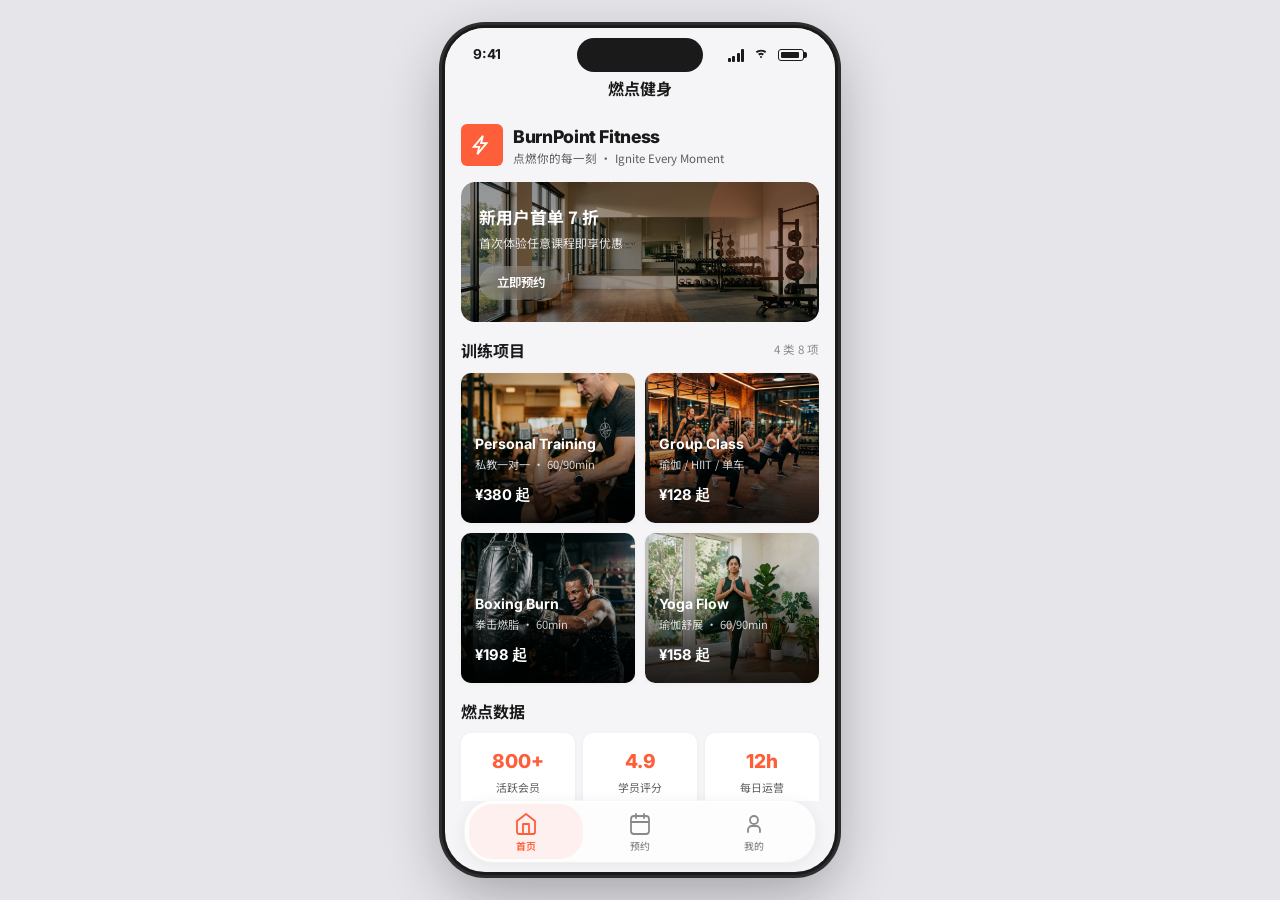
<file: mini-program-demo/BurnpointFitness/index.html>
<!DOCTYPE html>
<html lang="zh-CN">
<head>
  <meta charset="UTF-8">
  <meta name="viewport" content="width=device-width, initial-scale=1.0, maximum-scale=1.0, user-scalable=no">
  <title>燃点健身 — 预约小程序Demo</title>
  <link href="https://fonts.googleapis.com/css2?family=Inter:wght@400;500;600;700;800;900&family=Noto+Sans+SC:wght@400;500;600;700;900&display=swap" rel="stylesheet">
  <link rel="stylesheet" href="css/style.css">
</head>
<body>

<div class="phone-frame">

  <!-- Status Bar -->
  <div class="status-bar">
    <span class="status-left">9:41</span>
    <span class="status-right">
      <span class="signal-bars"><span></span><span></span><span></span><span></span></span>
      <span class="wifi-icon"><svg viewBox="0 0 24 24" fill="none" stroke="currentColor" stroke-width="2.5"><path d="M5 12.5a11 11 0 0 1 14 0"/><path d="M8.5 16a6 6 0 0 1 7 0"/><circle cx="12" cy="19.5" r="1.5" fill="currentColor" stroke="none"/></svg></span>
      <span class="battery"><span class="battery-body"><span class="battery-fill"></span></span><span class="battery-cap"></span></span>
    </span>
  </div>

  <!-- App Header -->
  <div class="app-header">
    <span class="title" id="headerTitle">燃点健身</span>
  </div>

  <!-- Main Content -->
  <div class="main-content" id="mainContent">

    <!-- ===== TAB 1: 首页 ===== -->
    <div class="tab-content active" id="tab-home">
      <div class="brand-bar">
        <div class="brand-logo"><svg viewBox="0 0 24 24" fill="none" stroke="#fff" stroke-width="2"><path d="M13 2L3 14h6l-2 8 10-12h-6l2-8z"/></svg></div>
        <div class="brand-info">
          <div class="brand-name">BurnPoint Fitness</div>
          <div class="brand-tag">点燃你的每一刻 · Ignite Every Moment</div>
        </div>
      </div>

      <div class="banner banner-a">
        <h3>新用户首单 7 折</h3>
        <div class="banner-sub">首次体验任意课程即享优惠</div>
        <span class="btn-inline" data-nav="booking">立即预约</span>
      </div>

      <div class="section-row"><h3>训练项目</h3><span class="more">4 类 8 项</span></div>
      <div class="svc-grid">
        <div class="svc-card ct-personal" data-nav="booking">
          <div class="svc-card-body">
            <h4>Personal Training</h4><div class="svc-sub">私教一对一 · 60/90min</div><div class="svc-price">&yen;380 起</div>
          </div>
        </div>
        <div class="svc-card ct-group" data-nav="booking">
          <div class="svc-card-body">
            <h4>Group Class</h4><div class="svc-sub">瑜伽 / HIIT / 单车</div><div class="svc-price">&yen;128 起</div>
          </div>
        </div>
        <div class="svc-card ct-boxing" data-nav="booking">
          <div class="svc-card-body">
            <h4>Boxing Burn</h4><div class="svc-sub">拳击燃脂 · 60min</div><div class="svc-price">&yen;198 起</div>
          </div>
        </div>
        <div class="svc-card ct-yoga" data-nav="booking">
          <div class="svc-card-body">
            <h4>Yoga Flow</h4><div class="svc-sub">瑜伽舒展 · 60/90min</div><div class="svc-price">&yen;158 起</div>
          </div>
        </div>
      </div>

      <div class="section-row"><h3>燃点数据</h3></div>
      <div class="stat-row">
        <div class="stat-item"><div class="stat-num">800+</div><div class="stat-label">活跃会员</div></div>
        <div class="stat-item"><div class="stat-num">4.9</div><div class="stat-label">学员评分</div></div>
        <div class="stat-item"><div class="stat-num">12h</div><div class="stat-label">每日运营</div></div>
      </div>

      <div class="section-row"><h3>教练团队</h3><span class="more">4 位专业教练</span></div>
      <div class="coach-scroll">
        <div class="coach-chip"><div class="cc-pic cc-pic-1"><svg viewBox="0 0 24 24" fill="none" stroke="rgba(255,255,255,0.7)" stroke-width="1.5"><circle cx="12" cy="8" r="4"/><path d="M6 20v-2a4 4 0 0 1 4-4h4a4 4 0 0 1 4 4v2"/></svg></div><h5>Alex</h5><div class="cc-role">力量训练</div></div>
        <div class="coach-chip"><div class="cc-pic cc-pic-2"><svg viewBox="0 0 24 24" fill="none" stroke="rgba(255,255,255,0.7)" stroke-width="1.5"><circle cx="12" cy="8" r="4"/><path d="M6 20v-2a4 4 0 0 1 8 0v2"/></svg></div><h5>Mia</h5><div class="cc-role">流瑜伽</div></div>
        <div class="coach-chip"><div class="cc-pic cc-pic-3"><svg viewBox="0 0 24 24" fill="none" stroke="rgba(255,255,255,0.7)" stroke-width="1.5"><circle cx="12" cy="8" r="4"/><path d="M6 20v-2a4 4 0 0 1 4-4h4a4 4 0 0 1 4 4v2"/></svg></div><h5>Jay</h5><div class="cc-role">拳击燃脂</div></div>
        <div class="coach-chip"><div class="cc-pic cc-pic-4"><svg viewBox="0 0 24 24" fill="none" stroke="rgba(255,255,255,0.7)" stroke-width="1.5"><circle cx="12" cy="8" r="4"/><path d="M6 20v-2a4 4 0 0 1 8 0v2"/></svg></div><h5>Sofia</h5><div class="cc-role">功能训练</div></div>
      </div>

      <div class="banner banner-b" style="margin-top:14px;">
        <h3>今日还有空位</h3>
        <div class="banner-sub">锁定你的专属训练时段</div>
        <span class="btn-inline" data-nav="booking">去预约</span>
      </div>
    </div>

    <!-- ===== TAB 2: 预约 ===== -->
    <div class="tab-content" id="tab-booking">
      <div class="booking-hdr"><h3>预约训练</h3><p>4 步完成，即刻锁定专属时段</p></div>

      <div class="steps-row" id="bookingSteps">
        <div class="step-item active" data-step="1"><div class="step-dot">1</div><div class="step-label-mini">选项目</div></div>
        <div class="step-item" data-step="2"><div class="step-dot">2</div><div class="step-label-mini">选日期</div></div>
        <div class="step-item" data-step="3"><div class="step-dot">3</div><div class="step-label-mini">选时段</div></div>
        <div class="step-item" data-step="4"><div class="step-dot">4</div><div class="step-label-mini">确认</div></div>
      </div>

      <!-- Step 1 -->
      <div class="booking-step active" data-step="1">
        <h4>选择训练项目</h4><p class="step-note">点击选择你要预约的课程</p>
        <div class="svc-select-list" id="serviceSelectList">
          <div class="svc-select-item" data-service="personal-60"><div class="ssi-icon ssi-icon-a"><svg viewBox="0 0 24 24" fill="none" stroke="currentColor"><circle cx="12" cy="12" r="10"/><path d="M16 8h-2a2 2 0 0 0-2 2v4a2 2 0 0 0 2 2h2M8 8v8"/></svg></div><div class="ssi-info"><h5>Personal Training</h5><div class="ssi-sub">私教一对一 · 60分钟</div></div><span class="ssi-price">&yen;380</span></div>
          <div class="svc-select-item" data-service="personal-90"><div class="ssi-icon ssi-icon-a"><svg viewBox="0 0 24 24" fill="none" stroke="currentColor"><circle cx="12" cy="12" r="10"/><path d="M16 8h-2a2 2 0 0 0-2 2v4a2 2 0 0 0 2 2h2M8 8v8"/></svg></div><div class="ssi-info"><h5>Personal Training Pro</h5><div class="ssi-sub">私教一对一 · 90分钟</div></div><span class="ssi-price">&yen;460</span></div>
          <div class="svc-select-item" data-service="group-flow"><div class="ssi-icon ssi-icon-b"><svg viewBox="0 0 24 24" fill="none" stroke="currentColor"><circle cx="12" cy="5" r="2"/><path d="M10 22v-5l-3-3V8"/><path d="M14 22v-5l3-3V8"/></svg></div><div class="ssi-info"><h5>Group · 流瑜伽</h5><div class="ssi-sub">精品团课 · 60分钟</div></div><span class="ssi-price">&yen;128</span></div>
          <div class="svc-select-item" data-service="group-hiit"><div class="ssi-icon ssi-icon-b"><svg viewBox="0 0 24 24" fill="none" stroke="currentColor"><polyline points="7,14 10,11 13,14 17,10"/><circle cx="12" cy="12" r="10"/></svg></div><div class="ssi-info"><h5>Group · HIIT</h5><div class="ssi-sub">精品团课 · 45分钟</div></div><span class="ssi-price">&yen;128</span></div>
          <div class="svc-select-item" data-service="group-spin"><div class="ssi-icon ssi-icon-c"><svg viewBox="0 0 24 24" fill="none" stroke="currentColor"><circle cx="12" cy="12" r="10"/><circle cx="12" cy="12" r="5"/><path d="M12 7v3M12 14v3M7 12h3M14 12h3"/></svg></div><div class="ssi-info"><h5>Group · 动感单车</h5><div class="ssi-sub">精品团课 · 45分钟</div></div><span class="ssi-price">&yen;128</span></div>
          <div class="svc-select-item" data-service="boxing"><div class="ssi-icon ssi-icon-c"><svg viewBox="0 0 24 24" fill="none" stroke="currentColor"><path d="M7 10l3-3 4 4 3-3v10H7V10z"/><circle cx="12" cy="9" r="1.5"/></svg></div><div class="ssi-info"><h5>Boxing Burn</h5><div class="ssi-sub">拳击燃脂 · 60分钟</div></div><span class="ssi-price">&yen;198</span></div>
          <div class="svc-select-item" data-service="yoga-60"><div class="ssi-icon ssi-icon-d"><svg viewBox="0 0 24 24" fill="none" stroke="currentColor"><circle cx="12" cy="5" r="2"/><path d="M10 22v-5l-3-3V8"/><path d="M14 22v-5l3-3V8"/></svg></div><div class="ssi-info"><h5>Yoga Flow</h5><div class="ssi-sub">瑜伽舒展 · 60分钟</div></div><span class="ssi-price">&yen;158</span></div>
          <div class="svc-select-item" data-service="yoga-90"><div class="ssi-icon ssi-icon-d"><svg viewBox="0 0 24 24" fill="none" stroke="currentColor"><circle cx="12" cy="5" r="2"/><path d="M10 22v-5l-3-3V8"/><path d="M14 22v-5l3-3V8"/></svg></div><div class="ssi-info"><h5>Yoga Flow Deep</h5><div class="ssi-sub">瑜伽舒展 · 90分钟</div></div><span class="ssi-price">&yen;218</span></div>
        </div>
        <div class="step-nav"><div></div><button class="btn-sm btn-sm-primary" id="bookNext2" disabled>下一步</button></div>
      </div>

      <!-- Step 2 -->
      <div class="booking-step" data-step="2">
        <h4>选择训练日期</h4><p class="step-note">可预约未来 7 天</p>
        <div class="cal-month-label" id="calendarMonthLabel"></div>
        <div class="calendar-grid" id="calendarGrid"></div>
        <div class="cal-legend"><span class="leg-avail">可预约</span><span class="leg-full">已约满</span></div>
        <div class="step-nav"><button class="btn-sm btn-sm-back" id="bookBack1">上一步</button><button class="btn-sm btn-sm-primary" id="bookNext3" disabled>下一步</button></div>
      </div>

      <!-- Step 3 -->
      <div class="booking-step" data-step="3">
        <h4>选择时段</h4><p class="step-note" id="bookDateHint"></p>
        <div class="ts-groups">
          <div class="ts-group"><div class="tsg-label">可选课程时段</div><div class="ts-row" id="slotMorning"></div></div>
        </div>
        <div class="step-nav"><button class="btn-sm btn-sm-back" id="bookBack2">上一步</button><button class="btn-sm btn-sm-primary" id="bookNext4" disabled>下一步</button></div>
      </div>

      <!-- Step 4 -->
      <div class="booking-step" data-step="4">
        <h4>确认预约</h4><p class="step-note">填写信息以完成预约</p>
        <div class="summary-card">
          <div class="sm-row"><span class="sm-k">项目</span><span class="sm-v" id="sumSvc">-</span></div>
          <div class="sm-row"><span class="sm-k">日期</span><span class="sm-v" id="sumDate">-</span></div>
          <div class="sm-row"><span class="sm-k">时段</span><span class="sm-v" id="sumTime">-</span></div>
          <div class="sm-div"></div>
          <div class="sm-row"><span class="sm-k">预估价格</span><span class="sm-v" id="sumPrice">-</span></div>
        </div>
        <div class="form-g"><label>姓名 <span class="req">*</span></label><input type="text" class="f-input" id="inputName" placeholder="请输入姓名" maxlength="20"><span class="f-err">请输入姓名</span></div>
        <div class="form-g"><label>手机号 <span class="req">*</span></label><input type="tel" class="f-input" id="inputPhone" placeholder="请输入手机号码" maxlength="11"><span class="f-err">请输入有效的11位手机号</span></div>
        <div class="form-g">
          <label>验证码 <span class="req">*</span></label>
          <div class="verify-row"><input type="text" class="f-input" id="inputCode" placeholder="请输入验证码" maxlength="4"><button type="button" class="vcode-btn" id="verifyBtn">获取验证码</button></div>
          <span class="f-err" style="display:none;">请输入4位验证码</span>
          <div class="vcode-hint">演示版：输入任意 4 位数字即可</div>
        </div>
        <div class="form-g"><label>备注</label><input type="text" class="f-input" id="inputNote" placeholder="选填"></div>
        <div class="step-nav"><button class="btn-sm btn-sm-back" id="bookBack3">上一步</button><button class="btn-sm btn-sm-dark" id="submitBooking">确认预约</button></div>
      </div>
    </div>

    <!-- ===== TAB 3: 我的 ===== -->
    <div class="tab-content" id="tab-profile">

      <!-- UNLOGGED -->
      <div id="unloggedView">
        <div class="login-hero">
          <div class="lh-icon"><svg viewBox="0 0 24 24" fill="none" stroke="rgba(255,255,255,0.6)" stroke-width="1.5"><circle cx="12" cy="8" r="4"/><path d="M6 20v-2a4 4 0 0 1 4-4h4a4 4 0 0 1 4 4v2"/></svg></div>
          <h2>欢迎来到燃点健身</h2>
          <p>登录后可查看预约记录与管理训练计划</p>
          <div class="login-btns">
            <button class="login-btn login-btn-wechat" id="loginWechat">
              <svg viewBox="0 0 24 24" fill="currentColor"><path d="M8.5 11a1.5 1.5 0 1 1 0-3 1.5 1.5 0 0 1 0 3zm5 0a1.5 1.5 0 1 1 0-3 1.5 1.5 0 0 1 0 3zM3 12a9 9 0 1 1 9 9c-.6 0-1.2-.06-1.8-.18L7 22l1.2-3.6A8.94 8.94 0 0 1 3 12z"/></svg>
              微信一键登录
            </button>
            <button class="login-btn login-btn-phone" id="loginPhone">
              <svg viewBox="0 0 24 24" fill="none" stroke="currentColor" stroke-width="2" width="20" height="20"><rect x="5" y="2" width="14" height="20" rx="2"/><path d="M12 18h.01"/></svg>
              手机号登录
            </button>
          </div>
          <p class="login-agreement">登录即同意《用户协议》和《隐私政策》</p>
        </div>
      </div>

      <!-- LOGGED IN -->
      <div id="loggedView" style="display:none;">
        <div class="profile-head">
          <div class="ph-avatar"><svg viewBox="0 0 24 24" fill="none" stroke="rgba(255,255,255,0.7)" stroke-width="1.5"><circle cx="12" cy="8" r="4"/><path d="M6 20v-2a4 4 0 0 1 4-4h4a4 4 0 0 1 4 4v2"/></svg></div>
          <div class="ph-info"><h3 id="profileName">燃点会员</h3><p id="profilePhone">138****8888</p></div>
        </div>
        <div class="section-row"><h3>进行中的预约</h3></div>
        <div id="upcomingBookings">
          <div class="booking-record">
            <div class="br-icon br-icon-upcoming"><svg viewBox="0 0 24 24" fill="none" stroke="currentColor"><rect x="3" y="4" width="18" height="18" rx="3"/><path d="M3 10h18M8 2v4M16 2v4"/></svg></div>
            <div class="br-info"><h5>暂无预约</h5><div class="br-meta">去预约一门课程开始训练吧</div></div>
          </div>
        </div>
        <div class="section-row" style="margin-top:16px;"><h3>历史记录</h3></div>
        <div id="historyBookings">
          <div class="booking-record">
            <div class="br-icon br-icon-done"><svg viewBox="0 0 24 24" fill="none" stroke="currentColor"><polyline points="4,12 9,17 20,6"/></svg></div>
            <div class="br-info"><h5>暂无历史记录</h5><div class="br-meta">完成训练后记录将出现在这里</div></div>
          </div>
        </div>
        <div class="section-row" style="margin-top:16px;"><h3>设置</h3></div>
        <div class="settings-list">
          <div class="settings-item"><span class="si-left"><svg viewBox="0 0 24 24" fill="none" stroke="currentColor"><circle cx="12" cy="8" r="4"/><path d="M6 20v-2a4 4 0 0 1 4-4h4a4 4 0 0 1 4 4v2"/></svg>我的资料</span><span class="si-arrow">›</span></div>
          <div class="settings-item"><span class="si-left"><svg viewBox="0 0 24 24" fill="none" stroke="currentColor"><circle cx="12" cy="12" r="9"/><circle cx="12" cy="12" r="4"/></svg>训练目标</span><span class="si-arrow">›</span></div>
          <div class="settings-item"><span class="si-left"><svg viewBox="0 0 24 24" fill="none" stroke="currentColor"><circle cx="12" cy="12" r="10"/><path d="M12 16v-4M12 8h.01"/></svg>关于燃点</span><span class="si-arrow">›</span></div>
          <div class="settings-item" id="logoutBtn"><span class="si-left"><svg viewBox="0 0 24 24" fill="none" stroke="currentColor"><path d="M9 21H5a2 2 0 0 1-2-2V5a2 2 0 0 1 2-2h4"/><polyline points="16,17 21,12 16,7"/><line x1="21" y1="12" x2="9" y2="12"/></svg>退出登录</span><span class="si-arrow">›</span></div>
        </div>

        <p style="text-align:center;font-size:0.68rem;color:var(--text-3);margin-top:20px;">BurnPoint Fitness · Demo v1.0</p>
      </div>

      <!-- 商家入口 — 始终可见，无需先登录个人用户 -->
      <div class="merchant-quick-entry" id="showMerchantLogin">
        <div class="mqe-icon"><svg viewBox="0 0 24 24" fill="none" stroke="currentColor" stroke-width="1.8"><rect x="2" y="2" width="20" height="20" rx="4"/><path d="M8 12h8M8 16h5"/></svg></div>
        <div class="mqe-text">商家管理后台</div>
        <div class="mqe-arrow">›</div>
      </div>
    </div>

    <!-- ===== MERCHANT TAB 1: 数据中心 ===== -->
    <div class="tab-content" id="tab-mdash">
      <!-- Welcome -->
      <div class="dash-welcome">
        <div class="dw-left">
          <div class="dw-date" id="dwDate">2026年6月7日 · 周日</div>
          <div class="dw-greeting">早上好，Admin 👋</div>
        </div>
        <div class="dw-store">西湖店</div>
      </div>

      <!-- Hero Revenue Card -->
      <div class="revenue-hero">
        <div class="rh-main">
          <div class="rh-label">
            <svg viewBox="0 0 24 24" fill="none" stroke="currentColor" width="16" height="16"><line x1="12" y1="2" x2="12" y2="22"/><path d="M17 5H9.5a3.5 3.5 0 0 0 0 7h5a3.5 3.5 0 0 1 0 7H6"/></svg>
            今日收入
          </div>
          <div class="rh-val">&yen;2,860</div>
          <div class="rh-sub"><span class="up up-arrow">▲</span> 12% 较昨日</div>
        </div>
        <div class="rh-chart-mini" id="rhMiniChart"></div>
      </div>

      <!-- 3 Stat Quick Cards -->
      <div class="stat-quick-row">
        <div class="sq-card sq-card-bookings">
          <div class="sq-icon"><svg viewBox="0 0 24 24" fill="none" stroke="currentColor"><rect x="3" y="4" width="18" height="18" rx="3"/><path d="M3 10h18"/></svg></div>
          <div class="sq-info"><div class="sq-val">8</div><div class="sq-label">今日预约</div></div>
          <div class="sq-sub">剩余 3 空位</div>
        </div>
        <div class="sq-card sq-card-members">
          <div class="sq-icon"><svg viewBox="0 0 24 24" fill="none" stroke="currentColor"><circle cx="12" cy="8" r="4"/><path d="M6 20v-2a4 4 0 0 1 4-4h4a4 4 0 0 1 4 4v2"/></svg></div>
          <div class="sq-info"><div class="sq-val">126</div><div class="sq-label">活跃会员</div></div>
          <div class="sq-sub"><span class="up">▲ 18</span> 本月新增</div>
        </div>
        <div class="sq-card sq-card-attend">
          <div class="sq-icon"><svg viewBox="0 0 24 24" fill="none" stroke="currentColor"><polyline points="22,12 18,12 15,21 9,3 6,12 2,12"/></svg></div>
          <div class="sq-info"><div class="sq-val">94%</div><div class="sq-label">出勤率</div></div>
          <div class="sq-sub"><span class="up">▲ 2%</span> 本周</div>
        </div>
      </div>

      <!-- Revenue Breakdown -->
      <div class="revenue-breakdown">
        <div class="rb-header"><h3>收入构成</h3><span class="rb-total">合计 ¥2,860</span></div>
        <div class="rb-list" id="revenueBreakdown">
          <div class="rb-item" data-pct="65" data-type="pt">
            <div class="rb-bar-bg"><div class="rb-bar-fill rb-f-pt"></div></div>
            <div class="rb-info">
              <span class="rb-name"><span class="rb-dot rb-dot-pt"></span>私教一对一</span>
              <span class="rb-amount">¥1,859</span>
            </div>
            <span class="rb-pct">65%</span>
          </div>
          <div class="rb-item" data-pct="22" data-type="group">
            <div class="rb-bar-bg"><div class="rb-bar-fill rb-f-group"></div></div>
            <div class="rb-info">
              <span class="rb-name"><span class="rb-dot rb-dot-group"></span>团课</span>
              <span class="rb-amount">¥629</span>
            </div>
            <span class="rb-pct">22%</span>
          </div>
          <div class="rb-item" data-pct="8" data-type="boxing">
            <div class="rb-bar-bg"><div class="rb-bar-fill rb-f-boxing"></div></div>
            <div class="rb-info">
              <span class="rb-name"><span class="rb-dot rb-dot-boxing"></span>拳击燃脂</span>
              <span class="rb-amount">¥229</span>
            </div>
            <span class="rb-pct">8%</span>
          </div>
          <div class="rb-item" data-pct="5" data-type="yoga">
            <div class="rb-bar-bg"><div class="rb-bar-fill rb-f-yoga"></div></div>
            <div class="rb-info">
              <span class="rb-name"><span class="rb-dot rb-dot-yoga"></span>瑜伽舒展</span>
              <span class="rb-amount">¥143</span>
            </div>
            <span class="rb-pct">5%</span>
          </div>
        </div>
      </div>

      <!-- Revenue Trend with Line -->
      <div class="revenue-trend">
        <div class="rt-header"><h3>近7日营收趋势</h3><span>单位：元</span></div>
        <div class="trend-chart-area" id="trendChartArea">
          <div class="trend-chart-svg" id="trendChartSvg"></div>
          <div class="trend-labels" id="trendLabels"></div>
        </div>
      </div>

      <!-- Today's Schedule -->
      <div class="m-section">
        <div class="ms-header">
          <h3>今日课程</h3>
          <span class="ms-badge">5 节</span>
        </div>
        <div class="m-booking-item">
          <div class="mb-time">09:00</div>
          <div class="mb-info"><h5>私教一对一 <span class="course-badge pt">私教</span></h5><div class="mb-sub">Alex · 60分钟</div></div>
          <div class="mb-client"><span class="mb-dot on"></span>王女士</div>
        </div>
        <div class="m-booking-item">
          <div class="mb-time">10:30</div>
          <div class="mb-info"><h5>流瑜伽 <span class="course-badge yoga">团课</span></h5><div class="mb-sub">Mia · 60分钟 · 6人</div></div>
          <div class="mb-client"><span class="mb-dot on"></span>团课</div>
        </div>
        <div class="m-booking-item">
          <div class="mb-time">14:00</div>
          <div class="mb-info"><h5>拳击燃脂 <span class="course-badge box">私教</span></h5><div class="mb-sub">Jay · 60分钟</div></div>
          <div class="mb-client"><span class="mb-dot soon"></span>李先生</div>
        </div>
        <div class="m-booking-item">
          <div class="mb-time">16:00</div>
          <div class="mb-info"><h5>HIIT 燃脂 <span class="course-badge hiit">团课</span></h5><div class="mb-sub">Sofia · 45分钟 · 8人</div></div>
          <div class="mb-client"><span class="mb-dot soon"></span>团课</div>
        </div>
        <div class="m-booking-item">
          <div class="mb-time">19:00</div>
          <div class="mb-info"><h5>瑜伽舒展 <span class="course-badge yoga">私教</span></h5><div class="mb-sub">Mia · 90分钟</div></div>
          <div class="mb-client"><span class="mb-dot on"></span>赵女士</div>
        </div>
      </div>

      <!-- Quick Actions -->
      <div class="dash-actions">
        <button class="dash-action-btn" id="exportReport">
          <svg viewBox="0 0 24 24" fill="none" stroke="currentColor" width="18" height="18"><path d="M21 15v4a2 2 0 0 1-2 2H5a2 2 0 0 1-2-2v-4"/><polyline points="7,10 12,15 17,10"/><line x1="12" y1="15" x2="12" y2="3"/></svg>
          导出报表
        </button>
        <button class="dash-action-btn" id="viewAllBookings">
          <svg viewBox="0 0 24 24" fill="none" stroke="currentColor" width="18" height="18"><rect x="3" y="4" width="18" height="18" rx="3"/><path d="M3 10h18"/></svg>
          查看全部预约
        </button>
      </div>
    </div>

    <!-- ===== MERCHANT TAB 2: 排期管理 ===== -->
    <div class="tab-content" id="tab-msched">
      <div class="sched-header">
        <div class="sched-title-row">
          <h3>排期管理</h3>
          <span class="ms-badge" id="schedTotalBadge">共 18 节</span>
        </div>
        <div class="sched-week-pill">
          <button class="sched-nav-btn" id="schedPrev"><svg viewBox="0 0 24 24" fill="none" stroke="currentColor" stroke-width="2.5"><polyline points="15,4 7,12 15,20"/></svg></button>
          <span class="sched-week-label" id="schedWeekLabel">6/1 - 6/7</span>
          <button class="sched-nav-btn" id="schedNext"><svg viewBox="0 0 24 24" fill="none" stroke="currentColor" stroke-width="2.5"><polyline points="9,4 17,12 9,20"/></svg></button>
        </div>
        <div class="sched-filter" id="schedFilter">
          <span class="sf-item active" data-filter="all">全部</span>
          <span class="sf-item" data-filter="pt">私教</span>
          <span class="sf-item" data-filter="group">团课</span>
          <span class="sf-item" data-filter="boxing">拳击</span>
          <span class="sf-item" data-filter="yoga">瑜伽</span>
        </div>
      </div>

      <!-- Day-Grouped Schedule List -->
      <div class="sched-day-list" id="schedDayList"></div>

      <!-- Quick Add -->
      <div class="m-section" style="margin-top:16px;">
        <div class="ms-header"><h3>快速排课</h3></div>
        <div class="quick-sched-form">
          <div class="qsf-row">
            <select class="qsf-select" id="qsDay"><option value="0">周一</option><option value="1">周二</option><option value="2">周三</option><option value="3">周四</option><option value="4">周五</option><option value="5">周六</option><option value="6">周日</option></select>
            <select class="qsf-select" id="qsTime"><option value="09:00">09:00</option><option value="10:00">10:00</option><option value="10:30">10:30</option><option value="14:00">14:00</option><option value="15:00">15:00</option><option value="16:00">16:00</option><option value="17:00">17:00</option><option value="18:00">18:00</option><option value="19:00">19:00</option><option value="20:00">20:00</option></select>
          </div>
          <div class="qsf-row">
            <select class="qsf-select" id="qsCourse"><option value="pt-60">私教一对一 · 60min</option><option value="pt-90">私教 Pro · 90min</option><option value="yoga">流瑜伽 · 60min</option><option value="hiit">HIIT · 45min</option><option value="spin">动感单车 · 45min</option><option value="boxing">拳击燃脂 · 60min</option></select>
            <select class="qsf-select" id="qsCoach"><option value="Alex">Alex</option><option value="Mia">Mia</option><option value="Jay">Jay</option><option value="Sofia">Sofia</option></select>
          </div>
          <div class="qsf-conflict" id="qsfConflict">
            <svg viewBox="0 0 24 24" fill="none" stroke="currentColor" width="14" height="14"><polyline points="4,12 9,17 20,6"/></svg>
            <span id="qsfConflictText">该时段空闲</span>
          </div>
          <button class="btn-sm btn-sm-primary" id="qsAdd" style="width:100%;margin-top:6px;">+ 添加排课</button>
          <div class="qsf-msg" id="qsMsg"></div>
        </div>
      </div>
    </div>

    <!-- ===== MERCHANT TAB 3: 商家管理 ===== -->
    <div class="tab-content" id="tab-mmanage">
      <!-- Store Profile -->
      <div class="merchant-profile">
        <div class="mp-avatar"><svg viewBox="0 0 24 24" fill="none" stroke="currentColor"><rect x="2" y="2" width="20" height="20" rx="4"/><path d="M8 12h8M8 16h5"/></svg></div>
        <div class="mp-info"><h3>燃点健身 · 杭州西湖店</h3><p>已认证商家 · admin</p></div>
        <span class="mp-badge">营业中</span>
      </div>

      <!-- Week Overview -->
      <div class="week-overview">
        <div class="wo-header"><h3>本周概览</h3><span class="wo-date-range">6/1 - 6/7</span></div>
        <div class="wo-grid">
          <div class="wo-item">
            <div class="wo-val">4</div>
            <div class="wo-label">在职教练</div>
          </div>
          <div class="wo-item">
            <div class="wo-val">8</div>
            <div class="wo-label">课程项目</div>
          </div>
          <div class="wo-item">
            <div class="wo-val">126</div>
            <div class="wo-label">活跃会员</div>
          </div>
        </div>
        <div class="wo-meta-row">
          <div class="wo-meta-item">
            <div class="wo-meta-val">¥12,480</div>
            <div class="wo-meta-label">本周营收</div>
          </div>
          <div class="wo-meta-item">
            <div class="wo-meta-val">42 笔</div>
            <div class="wo-meta-label">本周预约</div>
          </div>
          <div class="wo-meta-item">
            <div class="wo-meta-val">92%</div>
            <div class="wo-meta-label">出勤率</div>
          </div>
        </div>
      </div>

      <!-- Management Functions -->
      <div class="section-row"><h3>管理功能</h3></div>
      <div class="settings-list settings-list-mgmt">
        <div class="settings-item">
          <span class="si-left">
            <span class="si-icon-wrap si-ic-course"><svg viewBox="0 0 24 24" fill="none" stroke="currentColor"><path d="M14 2H6a2 2 0 0 0-2 2v16a2 2 0 0 0 2 2h12a2 2 0 0 0 2-2V8z"/><polyline points="14,2 14,8 20,8"/></svg></span>
            <span class="si-text"><span class="si-title">课程管理</span><span class="si-desc">8门课程，2门满员待调整</span></span>
          </span>
          <span class="si-arrow">›</span>
        </div>
        <div class="settings-item">
          <span class="si-left">
            <span class="si-icon-wrap si-ic-coach"><svg viewBox="0 0 24 24" fill="none" stroke="currentColor"><circle cx="12" cy="8" r="4"/><path d="M6 20v-2a4 4 0 0 1 4-4h4a4 4 0 0 1 4 4v2"/></svg></span>
            <span class="si-text"><span class="si-title">教练管理</span><span class="si-desc">4名教练，全部在岗</span></span>
          </span>
          <span class="si-arrow">›</span>
        </div>
        <div class="settings-item">
          <span class="si-left">
            <span class="si-icon-wrap si-ic-revenue"><svg viewBox="0 0 24 24" fill="none" stroke="currentColor"><line x1="12" y1="2" x2="12" y2="22"/><path d="M17 5H9.5a3.5 3.5 0 0 0 0 7h5a3.5 3.5 0 0 1 0 7H6"/></svg></span>
            <span class="si-text"><span class="si-title">收入报表</span><span class="si-desc">本月累计 ¥32,400</span></span>
          </span>
          <span class="si-arrow">›</span>
        </div>
        <div class="settings-item">
          <span class="si-left">
            <span class="si-icon-wrap si-ic-store"><svg viewBox="0 0 24 24" fill="none" stroke="currentColor"><rect x="3" y="3" width="18" height="18" rx="3"/><path d="M3 9h18M9 21V9"/></svg></span>
            <span class="si-text"><span class="si-title">门店信息</span><span class="si-desc">300㎡ · 西湖区体育场路</span></span>
          </span>
          <span class="si-arrow">›</span>
        </div>
        <div class="settings-item">
          <span class="si-left">
            <span class="si-icon-wrap si-ic-account"><svg viewBox="0 0 24 24" fill="none" stroke="currentColor"><circle cx="12" cy="12" r="10"/><path d="M12 16v-4M12 8h.01"/></svg></span>
            <span class="si-text"><span class="si-title">账户设置</span><span class="si-desc">密码 · 子账号 · 通知</span></span>
          </span>
          <span class="si-arrow">›</span>
        </div>
      </div>

      <!-- Coach Team -->
      <div class="section-row" style="margin-top:16px;"><h3>教练团队</h3><span class="more">点击查看详情</span></div>
      <div class="coach-scroll" style="justify-content:flex-start;gap:12px;" id="coachTeamScroll">
        <div class="coach-chip coach-chip-clickable" data-coach="alex">
          <div class="cc-pic cc-pic-1"><svg viewBox="0 0 24 24" fill="none" stroke="rgba(255,255,255,0.7)" stroke-width="1.5"><circle cx="12" cy="8" r="4"/><path d="M6 20v-2a4 4 0 0 1 4-4h4a4 4 0 0 1 4 4v2"/></svg></div>
          <h5>Alex</h5><div class="cc-role">力量训练</div>
          <div class="cc-rating">4.9</div>
        </div>
        <div class="coach-chip coach-chip-clickable" data-coach="mia">
          <div class="cc-pic cc-pic-2"><svg viewBox="0 0 24 24" fill="none" stroke="rgba(255,255,255,0.7)" stroke-width="1.5"><circle cx="12" cy="8" r="4"/><path d="M6 20v-2a4 4 0 0 1 8 0v2"/></svg></div>
          <h5>Mia</h5><div class="cc-role">流瑜伽</div>
          <div class="cc-rating">4.8</div>
        </div>
        <div class="coach-chip coach-chip-clickable" data-coach="jay">
          <div class="cc-pic cc-pic-3"><svg viewBox="0 0 24 24" fill="none" stroke="rgba(255,255,255,0.7)" stroke-width="1.5"><circle cx="12" cy="8" r="4"/><path d="M6 20v-2a4 4 0 0 1 4-4h4a4 4 0 0 1 4 4v2"/></svg></div>
          <h5>Jay</h5><div class="cc-role">拳击燃脂</div>
          <div class="cc-rating">4.9</div>
        </div>
        <div class="coach-chip coach-chip-clickable" data-coach="sofia">
          <div class="cc-pic cc-pic-4"><svg viewBox="0 0 24 24" fill="none" stroke="rgba(255,255,255,0.7)" stroke-width="1.5"><circle cx="12" cy="8" r="4"/><path d="M6 20v-2a4 4 0 0 1 8 0v2"/></svg></div>
          <h5>Sofia</h5><div class="cc-role">功能训练</div>
          <div class="cc-rating">4.7</div>
        </div>
      </div>

      <!-- Coach Detail Modal -->
      <div class="coach-modal-overlay" id="coachDetailModal">
        <div class="coach-modal-card" id="coachModalCard"></div>
      </div>

      <!-- Logout -->
      <div class="section-row" style="margin-top:18px;"><h3></h3></div>
      <div class="settings-item" id="merchantLogoutBtn" style="background:var(--bg-white);border-radius:var(--radius-sm);box-shadow:var(--shadow-xs);justify-content:center;gap:8px;">
        <svg viewBox="0 0 24 24" fill="none" stroke="#E74C3C" width="18" height="18"><path d="M9 21H5a2 2 0 0 1-2-2V5a2 2 0 0 1 2-2h4"/><polyline points="16,17 21,12 16,7"/><line x1="21" y1="12" x2="9" y2="12"/></svg>
        <span style="color:#E74C3C;font-weight:600;">退出商家端</span>
      </div>
      <p style="text-align:center;font-size:0.68rem;color:var(--text-3);margin-top:12px;">商家管理端 · Demo v1.0</p>
    </div>

  </div>

  <!-- Bottom Tab Bar -->
  <div class="tab-bar" id="tabBar">
    <div class="tab-item active" data-tab="0"><svg viewBox="0 0 24 24" fill="none" stroke="currentColor"><path d="M3 9l9-7 9 7v11a2 2 0 0 1-2 2H5a2 2 0 0 1-2-2z"/><polyline points="9,22 9,12 15,12 15,22"/></svg><span>首页</span></div>
    <div class="tab-item" data-tab="1"><svg viewBox="0 0 24 24" fill="none" stroke="currentColor"><rect x="3" y="4" width="18" height="18" rx="3"/><path d="M3 10h18M8 2v4M16 2v4"/></svg><span>预约</span></div>
    <div class="tab-item" data-tab="2"><svg viewBox="0 0 24 24" fill="none" stroke="currentColor"><circle cx="12" cy="8" r="4"/><path d="M6 20v-2a4 4 0 0 1 4-4h4a4 4 0 0 1 4 4v2"/></svg><span>我的</span></div>
  </div>

  <!-- Success Modal -->
  <div class="modal-overlay" id="successModal">
    <div class="modal-box">
      <div class="m-ok"><svg viewBox="0 0 24 24" fill="none" stroke="currentColor"><polyline points="4,12 9,17 20,6"/></svg></div>
      <h3>预约成功</h3>
      <p style="font-size:0.8rem;color:var(--text-2);">训练时段已锁定</p>
      <div class="m-id" id="modalBookingId">BP-</div>
      <p class="m-note">预约详情已通过短信发送</p>
      <p class="m-note" style="opacity:0.55;">* 前端 Demo，不真实发送</p>
      <button class="btn-sm btn-sm-primary" id="closeModal" style="margin-top:14px;width:100%;">知道了</button>
    </div>
  </div>

  <!-- Merchant Login Modal -->
  <div class="modal-overlay" id="merchantModal">
    <div class="modal-box merchant-modal-box">
      <div class="mq-close" id="merchantModalClose">&times;</div>
      <div class="mq-icon"><svg viewBox="0 0 24 24" fill="none" stroke="currentColor" stroke-width="1.5"><rect x="2" y="2" width="20" height="20" rx="4"/><path d="M8 12h8M8 16h5"/></svg></div>
      <h3>商家登录</h3>
      <p class="mq-hint">演示账号：admin / 123456</p>
      <div class="mq-form">
        <div class="form-g"><input type="text" class="f-input" id="merchantUser" placeholder="请输入用户名"></div>
        <div class="form-g"><input type="password" class="f-input" id="merchantPass" placeholder="请输入密码"></div>
        <div class="mlf-error" id="merchantError">用户名或密码错误</div>
        <button class="btn-sm btn-sm-primary" id="merchantLoginBtn" style="width:100%;margin-top:8px;">登录商家端</button>
      </div>
    </div>
  </div>

</div>

<script src="js/main.js"></script>
</body>
</html>
</file>
<file: Chaoxiyuchang-Demo/css/styles.css>
/* ============================================
   官井洋渔场 · Guanjing Yang Fishery
   Demo 2: 蕉城大黄鱼
   Design: Industrial Ocean / Depth-Driven / Asymmetric
   ============================================ */

:root {
  --navy: #0B1E36;
  --deepsea: #132D4A;
  --ocean: #1B4F72;
  --coral: #E8613C;
  --coral-bright: #FF6B42;
  --white: #FFFFFF;
  --ice: #F0F3F7;
  --fog: #DCE3EA;
  --text: #0F1A2C;
  --text-mid: #4A5B6E;
  --text-soft: #8293A8;
  --border: rgba(15, 26, 44, 0.07);
  --radius: 6px;
  --radius-lg: 20px;
  --max: 1240px;
  --nav-h: 72px;
}

*, *::before, *::after { margin:0; padding:0; box-sizing:border-box; }

html { scroll-behavior: smooth; -webkit-font-smoothing: antialiased; }

body {
  font-family: "Noto Sans SC", "PingFang SC", "Microsoft YaHei", -apple-system, sans-serif;
  font-size: 16px; line-height: 1.7;
  color: var(--text); background: var(--white);
  overflow-x: hidden;
}

h1, h2, h3, h4 { font-weight: 800; line-height: 1.15; letter-spacing: -0.01em; }
h1 { font-size: clamp(2.8rem, 7vw, 5.5rem); }
h2 { font-size: clamp(2rem, 4.5vw, 3.5rem); }
h3 { font-size: clamp(1.2rem, 2.5vw, 1.6rem); }

/* ============================================
   NAVIGATION
   ============================================ */
.nav {
  position: fixed; top:0; left:0; width:100%; height:var(--nav-h);
  z-index: 100; transition: background 0.4s, box-shadow 0.4s;
}
.nav.scrolled {
  background: rgba(11, 30, 54, 0.92);
  backdrop-filter: blur(16px);
  box-shadow: 0 1px 0 rgba(255,255,255,0.06);
}
.nav-wrap {
  max-width: var(--max); margin:0 auto; padding:0 40px;
  height:100%; display:flex; align-items:center; justify-content:space-between;
}
.nav-brand {
  font-size: 1.25rem; font-weight: 800; color: var(--white); text-decoration: none;
  letter-spacing: 0.02em;
}
.nav-links { display:flex; gap:36px; list-style:none; }
.nav-links a {
  font-size: 0.88rem; font-weight: 500;
  color: rgba(255,255,255,0.65); text-decoration: none;
}
.nav-links a:hover { color: var(--coral-bright); }

.nav-hamburger { display:none; flex-direction:column; gap:5px; width:30px; height:30px; background:none; border:none; cursor:pointer; z-index:200; padding:0; }
.nav-hamburger span { display:block; width:22px; height:2px; background:var(--white); border-radius:1px; transition:0.3s; }
.nav-hamburger.open span:nth-child(1) { transform: translateY(7px) rotate(45deg); }
.nav-hamburger.open span:nth-child(2) { opacity:0; }
.nav-hamburger.open span:nth-child(3) { transform: translateY(-7px) rotate(-45deg); }

.mobile-panel {
  position:fixed; top:var(--nav-h); left:0; right:0; bottom:0;
  background:rgba(11,30,54,0.97); backdrop-filter:blur(20px);
  z-index:99; display:flex; flex-direction:column; align-items:center; justify-content:center; gap:32px;
  opacity:0; pointer-events:none; transition:opacity 0.35s;
}
.mobile-panel.show { opacity:1; pointer-events:auto; }
.mobile-panel a { font-size:1.3rem; color:rgba(255,255,255,0.8); text-decoration:none; }
.mobile-panel a:hover { color:var(--coral-bright); }

/* ============================================
   HERO — text anchored TOP-RIGHT, stats row bottom
   ============================================ */
.hero {
  min-height: 100dvh; position: relative;
  display: grid; grid-template-rows: 1fr auto;
  align-items: end;
  background: var(--navy);
  overflow: hidden;
}

.hero-bg {
  position: absolute; inset: -20px;
  background: url('../assets/images/hero-fish-school.jpg') center/cover no-repeat;
  animation: heroDrift 30s ease-in-out infinite alternate;
}

@keyframes heroDrift {
  0% { transform: scale(1) translate(0, 0); }
  33% { transform: scale(1.05) translate(8px, -4px); }
  66% { transform: scale(1.03) translate(-4px, 6px); }
  100% { transform: scale(1.06) translate(-6px, -2px); }
}

.hero-bg::after {
  content: ''; position: absolute; inset: 0;
  background:
    linear-gradient(to top, rgba(11,30,54,0.75) 0%, rgba(11,30,54,0.25) 45%, rgba(11,30,54,0.05) 75%),
    linear-gradient(to right, rgba(11,30,54,0.4) 0%, transparent 50%);
}

/* Ocean wave animation */
.hero-waves {
  position: absolute; bottom: 0; left: 0; width: 100%;
  height: 200px; z-index: 0; pointer-events: none;
}
.hero-wave {
  position: absolute; bottom: 0; left: -10%; width: 120%; height: 100%;
  border-radius: 50% 50% 0 0;
  opacity: 0.15;
}
.hero-wave.w1 {
  background: var(--coral-bright);
  animation: wave1 8s ease-in-out infinite;
  bottom: -40px;
}
.hero-wave.w2 {
  background: var(--ocean);
  animation: wave2 6s ease-in-out infinite;
  bottom: -20px; opacity: 0.1;
}
.hero-wave.w3 {
  background: var(--coral);
  animation: wave3 10s ease-in-out infinite;
  bottom: -60px; opacity: 0.08;
}
@keyframes wave1 {
  0%, 100% { transform: translateX(0) translateY(0); }
  50% { transform: translateX(-3%) translateY(12px); }
}
@keyframes wave2 {
  0%, 100% { transform: translateX(0) translateY(0); }
  50% { transform: translateX(2%) translateY(-8px); }
}
@keyframes wave3 {
  0%, 100% { transform: translateX(0) translateY(0); }
  50% { transform: translateX(-1.5%) translateY(15px); }
}

/* Floating bubbles */
.hero-bubble {
  position: absolute; border-radius: 50%;
  background: radial-gradient(circle at 30% 30%, rgba(255,255,255,0.3), rgba(255,255,255,0.05));
  pointer-events: none;
}
@keyframes bubbleUp {
  0% { bottom: -10%; opacity: 0; transform: translateX(0) scale(0.8); }
  10% { opacity: 0.7; transform: translateX(5px) scale(1); }
  90% { opacity: 0.2; transform: translateX(40px) scale(0.9); }
  100% { bottom: 90%; opacity: 0; transform: translateX(50px) scale(0.6); }
}

.hero-bubble:nth-child(1) { width:40px; height:40px; left:8%; animation: bubbleUp 7s ease-in-out infinite; }
.hero-bubble:nth-child(2) { width:24px; height:24px; left:22%; animation: bubbleUp 5.5s ease-in-out 0.5s infinite; }
.hero-bubble:nth-child(3) { width:18px; height:18px; left:36%; animation: bubbleUp 6s ease-in-out 1s infinite; }
.hero-bubble:nth-child(4) { width:32px; height:32px; left:50%; animation: bubbleUp 8s ease-in-out 0.3s infinite; }
.hero-bubble:nth-child(5) { width:14px; height:14px; left:64%; animation: bubbleUp 4.5s ease-in-out 2s infinite; }
.hero-bubble:nth-child(6) { width:26px; height:26px; left:78%; animation: bubbleUp 6.5s ease-in-out 1.5s infinite; }
.hero-bubble:nth-child(7) { width:20px; height:20px; left:15%; animation: bubbleUp 7.5s ease-in-out 2.5s infinite; }
.hero-bubble:nth-child(8) { width:16px; height:16px; left:42%; animation: bubbleUp 5s ease-in-out 0.8s infinite; }
.hero-bubble:nth-child(9) { width:10px; height:10px; left:58%; animation: bubbleUp 4s ease-in-out 3s infinite; }
.hero-bubble:nth-child(10) { width:22px; height:22px; left:72%; animation: bubbleUp 6s ease-in-out 1.2s infinite; }
.hero-bubble:nth-child(11) { width:28px; height:28px; left:30%; animation: bubbleUp 8s ease-in-out 2.2s infinite; }
.hero-bubble:nth-child(12) { width:12px; height:12px; left:85%; animation: bubbleUp 5s ease-in-out 1.8s infinite; }
@keyframes bubbleUp {
  0% { bottom: -10%; opacity: 0; transform: translateX(0); }
  20% { opacity: 0.6; }
  80% { opacity: 0.15; }
  100% { bottom: 80%; opacity: 0; transform: translateX(30px); }
}

.hero-content {
  position: relative; z-index: 1;
  padding: calc(var(--nav-h) + 60px) 40px 0;
  max-width: var(--max); margin: 0 auto; width: 100%;
  display: grid; grid-template-columns: 1fr 1fr; gap: 60px;
  align-items: center;
}
.hero-left { }
.hero-kicker {
  display:inline-flex; align-items:center; gap:8px;
  font-size:0.78rem; font-weight:700; letter-spacing:0.15em;
  color:var(--coral-bright); margin-bottom:24px;
}
.hero-kicker::before { content:''; width:28px; height:2px; background:var(--coral-bright); }
.hero-left h1 { color:var(--white); }
.hero-left h1 .em { color:var(--coral-bright); font-weight:900; }
.hero-left p {
  color:rgba(255,255,255,0.55); font-size:1.05rem; line-height:1.9; margin-top:20px; max-width:440px;
}
.hero-right {
  display: flex; flex-direction: column; gap: 24px; align-items: flex-end;
}
.hero-badge {
  background: rgba(255,255,255,0.08);
  backdrop-filter: blur(2px);
  -webkit-backdrop-filter: blur(2px);
  border: 1px solid rgba(255,255,255,0.4);
  border-radius: var(--radius-lg); padding: 28px 32px;
  min-width:200px; text-align:right;
  box-shadow:
    0 8px 32px rgba(0,0,0,0.2),
    inset 0 1px 0 rgba(255,255,255,0.15);
}
.hero-badge .val {
  font-size:2.8rem; font-weight:900; color:var(--coral-bright);
  display:block; line-height:1; letter-spacing:-0.02em;
}
.hero-badge .lbl { font-size:0.8rem; color:rgba(255,255,255,0.45); display:block; margin-top:6px; }

.hero-strip {
  position: relative; z-index: 1;
  border-top:1px solid rgba(255,255,255,0.08);
  display: flex; gap:0;
}
.hero-strip-item {
  flex:1; padding:28px 32px; text-align:center;
  border-right:1px solid rgba(255,255,255,0.06);
}
.hero-strip-item:last-child { border-right:none; }
.hero-strip-item .n {
  font-size:1.8rem; font-weight:900; color:var(--coral-bright); display:block;
}
.hero-strip-item .t { font-size:0.78rem; color:rgba(255,255,255,0.4); letter-spacing:0.04em; }

/* ============================================
   DATA TICKER — horizontal scroll
   ============================================ */
.data-ticker {
  background: rgba(19, 45, 74, 0.95);
  backdrop-filter: blur(2px);
  -webkit-backdrop-filter: blur(2px);
  border-top: 1px solid rgba(255,255,255,0.06);
  border-bottom: 1px solid rgba(255,255,255,0.06);
  overflow: hidden;
}
.data-ticker-track {
  display: flex; gap: 0;
  animation: tickerScroll 30s linear infinite;
}
@keyframes tickerScroll {
  0% { transform: translateX(0); }
  100% { transform: translateX(-50%); }
}
.data-ticker-item {
  flex-shrink: 0; padding: 36px 48px;
  display: flex; align-items: center; gap: 16px;
  border-right: 1px solid rgba(255,255,255,0.06);
}
.data-ticker-item .ticker-num {
  font-size: 2.5rem; font-weight: 900; color: var(--coral-bright);
  line-height: 1; white-space: nowrap;
}
.data-ticker-item .ticker-label {
  font-size: 0.85rem; color: rgba(255,255,255,0.5);
  white-space: nowrap;
}

/* ============================================
   STORY — full image hero + 2-col text below
   ============================================ */
.story-section { background: var(--white); }
.story-hero-img {
  width: 100%; height: 55vh; min-height: 400px;
  background: url('../assets/images/story-ocean-farm.jpg') center/cover no-repeat;
  position: relative;
}
.story-hero-img::after {
  content: ''; position: absolute; inset: 0;
  background:
    linear-gradient(to top, var(--white) 0%, rgba(255,255,255,0.85) 15%, rgba(255,255,255,0.2) 40%, transparent 60%),
    linear-gradient(to right, rgba(255,255,255,0.4) 0%, transparent 30%);
}
.story-body {
  max-width: 860px; margin: -60px auto 0;
  padding: 0 40px 100px;
  position: relative; z-index: 1;
  display: grid; grid-template-columns: 1fr 1fr;
  gap: 80px;
}
.story-col h2 { margin-bottom: 28px; }
.story-col p { color: var(--text-mid); line-height: 2; font-size: 1rem; }
.story-col p + p { margin-top: 18px; }
.story-col .story-stat {
  display: flex; gap: 20px; margin-top: 40px; padding-top: 28px;
  border-top: 1px solid var(--border);
}
.story-stat-item { }
.story-stat-item .big {
  font-size: 2.2rem; font-weight: 900; color: var(--coral);
  display: block; line-height: 1;
}
.story-stat-item .small { font-size: 0.8rem; color: var(--text-soft); }

/* ============================================
   PRODUCTS — masonry asymmetric grid
   ============================================ */
.products-section { background: var(--ice); padding: 100px 0; }
.products-section .section-head { max-width: var(--max); margin: 0 auto 56px; padding: 0 40px; }
.products-masonry {
  max-width: var(--max); margin: 0 auto; padding: 0 40px;
  display: grid;
  grid-template-columns: 1fr 1fr 1fr 1fr;
  grid-template-rows: auto auto;
  gap: 24px;
}
.prod-card {
  background: var(--white); border-radius: var(--radius-lg);
  overflow: hidden; box-shadow: 0 4px 20px rgba(11,30,54,0.06);
  transition: transform 0.35s, box-shadow 0.35s;
  display: flex; flex-direction: column;
  position: relative;
  padding: 6px;
  background-clip: padding-box;
  border: 6px solid var(--white);
}

/* Fish scale grid on border via background */
.prod-card::before {
  content: ''; position: absolute; inset: 0; border-radius: var(--radius-lg);
  background:
    repeating-linear-gradient(0deg, transparent, transparent 14px, rgba(232,97,60,0.04) 14px, rgba(232,97,60,0.04) 15px),
    repeating-linear-gradient(90deg, transparent, transparent 14px, rgba(27,79,114,0.03) 14px, rgba(27,79,114,0.03) 15px);
  pointer-events: none; z-index: 0;
}
.prod-card > * { position: relative; z-index: 1; }
.prod-card.featured::before {
  background:
    repeating-linear-gradient(0deg, transparent, transparent 14px, rgba(232,97,60,0.06) 14px, rgba(232,97,60,0.06) 15px),
    repeating-linear-gradient(90deg, transparent, transparent 14px, rgba(27,79,114,0.05) 14px, rgba(27,79,114,0.05) 15px);
}

/* Wave divider between sections */
.wave-split {
  width: 100%; height: 80px;
  position: relative; overflow: hidden;
  pointer-events: none;
}
.wave-split svg { display: block; width: 100%; height: 100%; }
.wave-split.up svg { transform: rotate(180deg); }

/* Net texture on trust cards */
.trust-section {
  background: var(--ice);
  position: relative;
}
.trust-section::before {
  content: ''; position: absolute; inset: 0;
  background-image:
    radial-gradient(circle at 50% 50%, rgba(27,79,114,0.12) 2px, transparent 2px),
    radial-gradient(circle at 0% 0%, rgba(232,97,60,0.06) 1.5px, transparent 1.5px);
  background-size: 36px 36px, 64px 64px;
  pointer-events: none;
  z-index: 0;
}
.trust-card {
  background: rgba(255,255,255,0.02);
  backdrop-filter: blur(4px);
  -webkit-backdrop-filter: blur(4px);
  border: none;
  border-radius: var(--radius-lg);
  padding: 40px;
  box-shadow: inset 0 1px 2px rgba(255,255,255,0.12);
  transition: transform 0.4s cubic-bezier(0.25, 0.1, 0.25, 1), box-shadow 0.4s, background 0.4s;
  position: relative; overflow: hidden;
}
.trust-card:hover {
  transform: translateY(-4px) scale(1.02);
  background: rgba(255,255,255,0.08);
  box-shadow:
    inset 0 1px 2px rgba(255,255,255,0.2),
    0 12px 40px rgba(11,30,54,0.1);
}
.trust-card:hover::before {
  background: linear-gradient(180deg,
    rgba(255,255,255,0.8) 0%,
    rgba(255,255,255,0.35) 15%,
    rgba(255,255,255,0) 40%,
    rgba(255,255,255,0) 60%,
    rgba(255,255,255,0.35) 85%,
    rgba(255,255,255,0.8) 100%);
}
.trust-card::before {
  content: '';
  position: absolute; inset: 0;
  border-radius: inherit;
  padding: 1.5px;
  background: linear-gradient(180deg,
    rgba(255,255,255,0.6) 0%,
    rgba(255,255,255,0.2) 20%,
    rgba(255,255,255,0) 40%,
    rgba(255,255,255,0) 60%,
    rgba(255,255,255,0.2) 80%,
    rgba(255,255,255,0.6) 100%);
  -webkit-mask: linear-gradient(#fff 0 0) content-box, linear-gradient(#fff 0 0);
  mask: linear-gradient(#fff 0 0) content-box, linear-gradient(#fff 0 0);
  -webkit-mask-composite: xor;
  mask-composite: exclude;
  pointer-events: none;
}
.trust-card::after {
  content: ''; position: absolute; top: 0; right: 0; width: 80px; height: 80px;
  background: radial-gradient(circle at 100% 0%, rgba(232,97,60,0.06) 0%, transparent 70%);
  border-radius: 0 0 0 80px;
}

/* Fish silhouette decorative line */
.fish-accent {
  display: flex; align-items: center; gap: 16px; margin-top: 24px;
}
.fish-accent::before {
  content: ''; flex: 1; height: 1px;
  background: linear-gradient(to right, transparent, var(--coral), transparent);
}
.prod-card:hover { transform: translateY(-4px); box-shadow: 0 12px 40px rgba(11,30,54,0.12); }
.prod-card.featured { grid-column: span 2; grid-row: span 2; }
.prod-card.featured .prod-img { aspect-ratio: 4/3; background: url('../assets/images/product-fresh-croaker.jpg') center/cover no-repeat; }
.prod-card.wide { grid-column: span 2; flex-direction: row; }
.prod-card.wide .prod-img { width: 50%; aspect-ratio: auto; min-height: 180px; flex-shrink: 0; background: url('../assets/images/product-giftbox.jpg') center/cover no-repeat; }
.prod-card .prod-img {
  width: 100%; aspect-ratio: 1/1;
  flex-shrink: 0;
}
.prod-card .prod-body { padding: 24px; flex: 1; display: flex; flex-direction: column; justify-content: center; }
.prod-card .prod-body h3 { font-size: 1.15rem; margin-bottom: 4px; }

/* Product card images */
.products-masonry > .prod-card:nth-child(2) .prod-img { background: url('../assets/images/product-live-croaker.jpg') center/cover no-repeat; }
.products-masonry > .prod-card:nth-child(3) .prod-img { background: url('../assets/images/product-dried-croaker.jpg') center/cover no-repeat; }

.prod-card.featured .prod-body h3 { font-size: 1.5rem; }
.prod-card .prod-body .en { font-size: 0.82rem; color: var(--text-soft); margin-bottom: 10px; display: block; }
.prod-card .prod-body p { font-size: 0.85rem; color: var(--text-mid); line-height: 1.7; }
.prod-tags { display: flex; gap: 8px; flex-wrap: wrap; margin-top: 14px; }
.prod-tag { font-size: 0.68rem; font-weight: 700; padding: 3px 10px; background: rgba(232,97,60,0.08); color: var(--coral); border-radius: 100px; }

/* ============================================
   PROCESS — vertical depth markers
   ============================================ */
.process-section { background: var(--white); padding: 100px 0; }
.process-section .section-head { max-width: var(--max); margin: 0 auto 64px; padding: 0 40px; }
.depth-list {
  max-width: 780px; margin: 0 auto; padding: 0 40px;
}
.depth-step {
  display: grid; grid-template-columns: 100px 1fr;
  gap: 40px; padding: 40px 0;
  border-bottom: 1px solid var(--border);
  align-items: start;
}
.depth-step:first-child { padding-top: 0; }
.depth-marker {
  display: flex; flex-direction: column; align-items: center; gap: 8px;
}
.depth-marker svg { flex-shrink: 0; }
.depth-num {
  font-size: 3rem; font-weight: 900; color: var(--coral);
  line-height: 1; display: block;
}
.depth-step:nth-child(2) .depth-num { font-size: 3.5rem; }
.depth-step:nth-child(3) .depth-num { font-size: 4rem; }
.depth-step:nth-child(4) .depth-num { font-size: 4.5rem; }
.depth-step:nth-child(5) .depth-num { font-size: 5rem; }
.depth-step:nth-child(6) .depth-num { font-size: 5.5rem; color: var(--coral-bright); }
.depth-body h3 { margin-bottom: 8px; }
.depth-body p { color: var(--text-mid); font-size: 0.95rem; line-height: 1.8; }
.depth-body .meta { font-size: 0.78rem; color: var(--text-soft); margin-top: 8px; letter-spacing: 0.04em; }

/* ============================================
   TRUST — asymmetric bento
   ============================================ */
.trust-section { background: var(--ice); padding: 100px 0; }
.trust-section .section-head { max-width: var(--max); margin: 0 auto 56px; padding: 0 40px; }
.trust-bento {
  max-width: var(--max); margin: 0 auto; padding: 0 40px;
  display: grid;
  grid-template-columns: 2fr 1fr 1fr;
  grid-template-rows: auto auto;
  gap: 20px;
  position: relative; z-index: 1;
}
.trust-card {
  background: var(--white); border-radius: var(--radius-lg);
  padding: 40px; box-shadow: 0 2px 12px rgba(11,30,54,0.04);
  transition: transform 0.3s;
}
.trust-card:hover { transform: translateY(-2px); }
.trust-card.featured { grid-row: span 2; }
.trust-card .t-icon { font-size: 2rem; margin-bottom: 16px; }
.trust-card h4 { font-size: 1.1rem; margin-bottom: 8px; }
.trust-card p { font-size: 0.88rem; color: var(--text-mid); line-height: 1.7; }
.trust-card.featured h4 { font-size: 1.5rem; }
.trust-card.featured p { font-size: 1rem; }

/* ============================================
   CTA — bold solid block
   ============================================ */
.cta-section {
  background: var(--coral);
  padding: 120px 40px;
  text-align: center;
  position: relative; overflow: hidden;
}
.cta-section::before {
  content: ''; position: absolute;
  top:-2px; left:0; right:0; height:2px;
  background: linear-gradient(90deg, transparent, rgba(255,255,255,0.3), transparent);
}
.cta-section h2 {
  color: var(--white); max-width: 700px; margin: 0 auto 16px;
}
.cta-section p {
  color: rgba(255,255,255,0.75); font-size: 1.05rem;
  max-width: 520px; margin: 0 auto 40px; line-height: 1.8;
}
.cta-btn {
  display: inline-flex; align-items:center; gap:10px;
  padding: 18px 42px;
  background: var(--white); color: var(--coral);
  border-radius: 100px; font-size: 1rem; font-weight: 800;
  text-decoration: none; letter-spacing: 0.02em;
  transition: transform 0.3s, box-shadow 0.3s;
}
.cta-btn:hover { transform: translateY(-3px); box-shadow: 0 12px 36px rgba(0,0,0,0.18); }

/* ============================================
   CONTACT — triple cards + form
   ============================================ */
.contact-section { background: var(--white); padding: 100px 0; }
.contact-head { max-width: var(--max); margin: 0 auto 56px; padding: 0 40px; text-align: center; }
.contact-head h2 { margin-bottom: 12px; }
.contact-head p { color: var(--text-mid); max-width: 520px; margin: 0 auto; }
.contact-cards {
  max-width: var(--max); margin: 0 auto 64px; padding: 0 40px;
  display: grid; grid-template-columns: repeat(3, 1fr); gap: 24px;
}
.contact-card {
  background: var(--ice); border-radius: var(--radius-lg); padding: 40px 28px;
  text-align: center; transition: transform 0.3s;
}
.contact-card:hover { transform: translateY(-3px); }
.contact-card .cc-icon {
  width: 56px; height: 56px; margin: 0 auto 20px;
  border-radius: 50%; background: var(--coral);
  display: flex; align-items: center; justify-content: center;
  color: var(--white); font-size: 1.3rem; font-weight: 900;
}
.contact-card h4 { font-size: 0.95rem; margin-bottom: 6px; }
.contact-card p { font-size: 0.85rem; color: var(--text-mid); line-height: 1.6; }

.contact-form-block {
  max-width: 640px; margin: 0 auto; padding: 0 40px;
  background: var(--ice); border-radius: var(--radius-lg); padding: 48px;
}
.contact-form-block .form-done { display:none; padding:60px 0; text-align:center; }
.contact-form-block .form-done.show { display:block; }
.contact-form-block .form-done.show ~ .form-fields { display:none; }
.form-row { margin-bottom: 18px; }
.form-row label { display:block; font-size:0.8rem; font-weight:700; color:var(--text); margin-bottom:6px; }
.form-row input, .form-row textarea {
  width:100%; padding:12px 16px; background:var(--white);
  border:1px solid var(--border); border-radius:var(--radius);
  font-family:inherit; font-size:0.95rem; outline:none;
}
.form-row input:focus, .form-row textarea:focus {
  border-color: var(--coral); box-shadow: 0 0 0 3px rgba(232,97,60,0.06);
}
.form-row textarea { min-height:120px; resize:vertical; }
.form-submit {
  width:100%; padding:14px; background:var(--coral); color:var(--white);
  border:none; border-radius:100px; font-family:inherit; font-size:0.95rem; font-weight:700;
  cursor:pointer; letter-spacing:0.03em;
}
.form-submit:hover { background:var(--coral-bright); }

/* ============================================
   FOOTER — rich multi-column
   ============================================ */
.footer {
  background: var(--navy);
  color: rgba(255,255,255,0.5);
  padding: 80px 40px 32px;
}
.footer-inner { max-width: var(--max); margin:0 auto; }
.footer-grid {
  display: grid;
  grid-template-columns: 1.5fr 1fr 1fr 1fr;
  gap: 48px;
  padding-bottom: 48px;
  border-bottom: 1px solid rgba(255,255,255,0.08);
  margin-bottom: 28px;
}
.footer-brand-col .f-brand { font-size: 1.3rem; font-weight: 800; color: var(--white); display: block; margin-bottom: 12px; }
.footer-brand-col p { font-size: 0.85rem; color: rgba(255,255,255,0.4); line-height: 1.7; max-width: 280px; }
.footer-col h5 { font-size: 0.8rem; font-weight: 700; color: rgba(255,255,255,0.7); margin-bottom: 16px; letter-spacing: 0.06em; text-transform: uppercase; }
.footer-col ul { list-style: none; }
.footer-col li { margin-bottom: 10px; }
.footer-col a { font-size: 0.85rem; color: rgba(255,255,255,0.4); text-decoration: none; }
.footer-col a:hover { color: var(--coral-bright); }
.footer-col .f-contact { font-size: 0.85rem; color: rgba(255,255,255,0.4); line-height: 1.8; }
.footer-bottom {
  display: flex; justify-content: space-between;
  flex-wrap: wrap; gap: 12px; font-size: 0.78rem;
}

/* ============================================
   ANIMATIONS
   ============================================ */

/* Pulse CTA button */
@keyframes pulse {
  0%, 100% { box-shadow: 0 0 0 0 rgba(255,255,255,0.3); }
  50% { box-shadow: 0 0 0 16px rgba(255,255,255,0); }
}
.cta-btn { animation: pulse 2.5s ease-in-out infinite; }

/* Float animation for hero badges */
@keyframes floatBadge {
  0%, 100% { transform: translateY(0); }
  50% { transform: translateY(-6px); }
}
.hero-badge:nth-child(1) { animation: floatBadge 4s ease-in-out infinite; }
.hero-badge:nth-child(2) { animation: floatBadge 4s ease-in-out 1s infinite; }

/* Ticker pause on hover */
.data-ticker:hover .data-ticker-track {
  animation-play-state: paused;
}

/* Scale-in for trust cards */
@keyframes cardIn {
  0% { transform: scale(0.95); opacity: 0; }
  100% { transform: scale(1); opacity: 1; }
}
.trust-card { animation: cardIn 0.6s ease-out both; }
.trust-card:nth-child(1) { animation-delay: 0.1s; }
.trust-card:nth-child(2) { animation-delay: 0.2s; }
.trust-card:nth-child(3) { animation-delay: 0.3s; }
.trust-card:nth-child(4) { animation-delay: 0.4s; }

/* Fade-slide for depth steps */
@keyframes depthSlide {
  0% { opacity: 0; transform: translateX(-20px); }
  100% { opacity: 1; transform: translateX(0); }
}
.depth-step { animation: depthSlide 0.6s ease-out both; }
.depth-step:nth-child(1) { animation-delay: 0.1s; }
.depth-step:nth-child(2) { animation-delay: 0.2s; }
.depth-step:nth-child(3) { animation-delay: 0.3s; }
.depth-step:nth-child(4) { animation-delay: 0.4s; }
.depth-step:nth-child(5) { animation-delay: 0.5s; }
.depth-step:nth-child(6) { animation-delay: 0.6s; }

/* Hero strip shimmer */
@keyframes shimmer {
  0% { opacity: 0.6; }
  50% { opacity: 1; }
  100% { opacity: 0.6; }
}
.hero-strip-item .n { animation: shimmer 3s ease-in-out infinite; }
.hero-strip-item:nth-child(2) .n { animation-delay: 0.3s; }
.hero-strip-item:nth-child(3) .n { animation-delay: 0.6s; }
.hero-strip-item:nth-child(4) .n { animation-delay: 0.9s; }

/* Contact card hover scale */
.contact-card {
  transition: transform 0.35s ease, box-shadow 0.35s ease;
}
.contact-card:hover {
  transform: translateY(-6px);
  box-shadow: 0 12px 32px rgba(11,30,54,0.1);
}
.reveal { opacity:0; transform:translateY(32px); transition:opacity 0.7s ease, transform 0.7s ease; }
.reveal.visible { opacity:1; transform:translateY(0); }
.d1 { transition-delay:0.1s; } .d2 { transition-delay:0.2s; } .d3 { transition-delay:0.3s; }

/* ============================================
   RESPONSIVE
   ============================================ */
@media (max-width: 1024px) {
  .hero-content { grid-template-columns: 1fr; gap: 40px; }
  .hero-right { flex-direction: row; align-items: flex-start; flex-wrap: wrap; }
  .hero-strip { flex-wrap: wrap; }
  .hero-strip-item { flex: 1 1 50%; border-bottom: 1px solid rgba(255,255,255,0.06); }
  .story-body { grid-template-columns: 1fr; gap: 48px; }
  .trust-bento { grid-template-columns: 1fr 1fr; }
  .products-masonry { grid-template-columns: 1fr 1fr; }
  .product-card.featured { grid-column: span 2; grid-row: span 1; }
  .product-card.featured .prod-img { aspect-ratio: 16/9; }
  .product-card.wide { flex-direction: column; }
  .product-card.wide .prod-img { width: 100%; aspect-ratio: 16/9; }
  .contact-cards { grid-template-columns: 1fr; }
  .footer-grid { grid-template-columns: 1fr 1fr; gap: 32px; }
}

@media (max-width: 768px) {
  .nav-wrap { padding:0 20px; }
  .nav-links { display:none; }
  .nav-hamburger { display:flex; }
  .hero-content { padding: calc(var(--nav-h) + 40px) 20px 0; }
  .hero-strip-item { padding: 20px 16px; }
  .hero-strip-item .n { font-size: 1.4rem; }
  .hero-badge { padding: 20px 24px; min-width: 140px; }
  .hero-badge .val { font-size: 2rem; }
  .data-ticker-item { padding: 24px 32px; }
  .data-ticker-item .ticker-num { font-size: 1.8rem; }
  .prod-card { width: 300px; }
  .prod-card:nth-child(odd), .prod-card:nth-child(even) { transform: translateY(0); }
  .story-hero-img { height: 40vh; min-height: 280px; }
  .story-body { padding: 0 20px 64px; margin-top: -40px; }
  .depth-step { grid-template-columns: 60px 1fr; gap: 24px; }
  .depth-num { font-size: 1.8rem !important; }
  .depth-step:nth-child(5) .depth-num, .depth-step:nth-child(6) .depth-num { font-size: 2.2rem !important; }
  .products-masonry { grid-template-columns: 1fr; padding: 0 20px; }
  .prod-card.featured { grid-column: span 1; }
  .prod-card.wide { grid-column: span 1; flex-direction: column; }
  .prod-card.wide .prod-img { width: 100%; aspect-ratio: 16/9; }
  .prod-card.featured .prod-img { aspect-ratio: 16/9; }
  .contact-cards, .contact-form-block { padding: 0 20px; }
  .contact-form-block { padding: 32px 20px; }
  .contact-head { padding: 0 20px; }
  .footer-grid { grid-template-columns: 1fr; gap: 32px; }
  .footer { padding: 48px 20px 24px; }
}
</file>
<file: MushroomHhouse-Demo/css/styles.css>
/* ============================================
   菌语山房 · Junyu Shanfang
   Responsive · Irregular shapes · Layered UI
   ============================================ */

@import url('https://fonts.googleapis.com/css2?family=Noto+Sans+SC:wght@300;400;500;700;900&family=Noto+Serif+SC:wght@400;600;700;900&display=swap');

:root {
  --cream:#FBF7F0; --paper:#F4EDE0; --mushroom:#E8DCC8;
  --amber:#C89240; --amber-gold:#DAA840; --bark:#2B1A0E;
  --text:#1A1008; --text-mid:#5C4A35; --text-soft:#9B8B70;
  --white:#FFFDF8; --max:1280px;
}
*,*::before,*::after{margin:0;padding:0;box-sizing:border-box}
html{scroll-behavior:smooth;-webkit-font-smoothing:antialiased}
body{font-family:"Noto Sans SC","PingFang SC",sans-serif;font-size:16px;line-height:1.8;color:var(--text);background:var(--white);overflow-x:hidden}
h1,h2,h3{font-family:"Noto Serif SC",serif;font-weight:700;line-height:1.15}
h1{font-size:clamp(2.5rem,7vw,7rem)}
h2{font-size:clamp(1.6rem,4.5vw,3.5rem)}
h3{font-size:clamp(1rem,2.5vw,1.6rem)}

/* ====== NAVIGATION ====== */
.nav{position:fixed;top:0;left:0;width:100%;height:72px;z-index:100;transition:.4s}
.nav.scrolled{background:rgba(255,253,248,.94);backdrop-filter:blur(14px);-webkit-backdrop-filter:blur(14px);box-shadow:0 1px 0 rgba(0,0,0,.05)}
.nav.scrolled .nav-brand{color:var(--bark)}
.nav.scrolled .nav-links a{color:var(--text-mid)}
.nav-in{max-width:var(--max);margin:0 auto;padding:0 40px;height:100%;display:flex;align-items:center;justify-content:space-between}
.nav-brand{font-family:"Noto Serif SC",serif;font-size:1.2rem;font-weight:700;color:rgba(255,255,255,.92);text-decoration:none;letter-spacing:.03em;transition:color .4s}
.nav.menu-open .nav-brand{color:var(--bark)}
.nav-links{display:flex;gap:32px;list-style:none}
.nav-links a{font-size:.85rem;color:rgba(255,255,255,.75);text-decoration:none;font-weight:500;position:relative;transition:color .4s}
.nav-links a::after{content:'';position:absolute;bottom:-4px;left:0;width:0;height:1.5px;background:var(--amber);transition:width .3s}
.nav-links a:hover{color:rgba(255,255,255,1)}
.nav-links a:hover::after{width:100%}
.nav.scrolled .nav-links a:hover{color:var(--bark)}

/* Hamburger */
.nav-ham{display:none;flex-direction:column;gap:5px;width:30px;height:30px;background:none;border:none;cursor:pointer;z-index:200;padding:0}
.nav-ham span{display:block;width:24px;height:2px;background:rgba(255,255,255,.85);border-radius:1px;transition:.3s;transform-origin:center}
.nav-ham.open span{background:var(--bark)!important}
.nav-ham.open span:nth-child(1){transform:translateY(7px) rotate(45deg)}
.nav-ham.open span:nth-child(2){opacity:0}
.nav-ham.open span:nth-child(3){transform:translateY(-7px) rotate(-45deg)}
.nav.scrolled .nav-ham span{background:var(--bark)}
.nav.scrolled .nav-ham.open span{background:var(--bark)!important}

.mobile-panel{position:fixed;top:0;left:0;right:0;bottom:0;background:rgba(255,253,248,.98);backdrop-filter:blur(20px);-webkit-backdrop-filter:blur(20px);z-index:99;display:flex;flex-direction:column;align-items:center;justify-content:center;gap:40px;opacity:0;pointer-events:none;transition:opacity .35s}
.mobile-panel.show{opacity:1;pointer-events:auto}
.mobile-panel a{font-family:"Noto Serif SC",serif;font-size:1.6rem;color:var(--bark);text-decoration:none;font-weight:600}

@media(max-width:768px){
  .nav-links{display:none}
  .nav-ham{display:flex}
  .nav-in{padding:0 24px}
}

/* ====== HERO — irregular mask bottom + spore rain ====== */
.hero{min-height:100dvh;position:relative;display:flex;align-items:flex-end;overflow:hidden}
.hero-bg{position:absolute;inset:-40px -40px 0 -40px;background:url('../assets/images/hero-tremella-macro.jpg') center/cover no-repeat;z-index:0}
.hero-bg::after{content:'';position:absolute;inset:0;background:linear-gradient(to top,rgba(251,247,240,.92) 0%,rgba(251,247,240,.35) 40%,rgba(251,247,240,0) 60%)}

.spore{position:absolute;border-radius:50%;pointer-events:none;z-index:1;background:radial-gradient(circle at 35% 35%,rgba(200,146,64,.7),rgba(200,146,64,.05));animation:sporeFall linear infinite}
.spore:nth-child(1){width:10px;height:10px;left:10%;animation-duration:9s}
.spore:nth-child(2){width:6px;height:6px;left:25%;animation-duration:6s;animation-delay:1.5s}
.spore:nth-child(3){width:12px;height:12px;left:45%;animation-duration:11s;animation-delay:2s}
.spore:nth-child(4){width:7px;height:7px;left:65%;animation-duration:7s;animation-delay:.5s}
.spore:nth-child(5){width:9px;height:9px;left:80%;animation-duration:8s;animation-delay:3s}
.spore:nth-child(6){width:5px;height:5px;left:15%;animation-duration:5s;animation-delay:1.5s}
.spore:nth-child(7){width:11px;height:11px;left:55%;animation-duration:10s;animation-delay:2.5s}
.spore:nth-child(8){width:8px;height:8px;left:72%;animation-duration:7.5s;animation-delay:3.5s}
@keyframes sporeFall{0%{transform:translate(0,-10vh) scale(.5);opacity:0}20%{opacity:.85;transform:scale(1)}80%{opacity:.2}100%{transform:translate(45px,105vh) scale(.6);opacity:0}}

.hero-content{position:relative;z-index:2;padding:0 40px clamp(40px,8vh,100px);max-width:var(--max);margin:0 auto;width:100%}
.hero-content h1{color:var(--bark);margin-bottom:16px}
.hero-content h1 .sub{display:block;font-size:.32em;font-weight:400;color:var(--text-mid);letter-spacing:.1em;margin-top:6px}
.hero-content p{font-size:clamp(.9rem,1.8vw,1.05rem);color:var(--text-mid);max-width:480px;line-height:1.9}
.hero-label{display:inline-flex;align-items:center;gap:8px;font-size:.75rem;font-weight:700;letter-spacing:.15em;color:var(--amber);margin-bottom:20px}
.hero-label::before{content:'';width:20px;height:1.5px;background:var(--amber)}

@media(max-width:768px){
  .hero-content{padding:0 24px 64px}
  .hero-bg{inset:-20px -20px 0 -20px}
}

/* ====== BELIEF STRIP ====== */
.belief{padding:clamp(40px,6vw,80px) 0;text-align:center;overflow:hidden}
.belief-words{display:flex;justify-content:center;gap:clamp(28px,8vw,80px)}
.belief-w{font-family:"Noto Serif SC",serif;font-size:clamp(3rem,10vw,8rem);font-weight:900;color:var(--mushroom);transition:color .5s;cursor:default;letter-spacing:-.02em}
.belief-w:hover{color:var(--amber)}

/* ====== STORY — image bleeds right ====== */
.story{padding:0;display:grid;grid-template-columns:1fr 1fr;align-items:stretch}
.story-img-wrap{position:relative;overflow:hidden;min-height:60vh}
.story-img{position:absolute;inset:0;background:url('../assets/images/story-mushroom-farm.jpg') center/cover no-repeat}
.story-img::after{content:'';position:absolute;top:0;right:0;width:100px;height:100%;background:linear-gradient(to right,transparent,var(--white))}
.story-text{padding:clamp(48px,8vh,100px) clamp(28px,5vw,64px);display:flex;flex-direction:column;justify-content:center;position:relative}
.story-text::before{content:'';position:absolute;top:48px;left:0;width:2px;height:36px;background:var(--amber);border-radius:1px}
.story-text h2{margin-bottom:20px}
.story-text p{color:var(--text-mid);line-height:2.1;font-size:clamp(.9rem,1.5vw,1.02rem);max-width:440px}
.story-text p+p{margin-top:14px}
.story-meta{display:flex;gap:clamp(24px,4vw,40px);margin-top:32px;padding-top:20px;border-top:1px solid rgba(0,0,0,.06)}
.meta-item .num{font-family:"Noto Serif SC",serif;font-size:clamp(1.8rem,3vw,2.4rem);color:var(--amber);display:block;line-height:1}
.meta-item .lbl{font-size:.78rem;color:var(--text-soft);margin-top:2px}

@media(max-width:768px){
  .story{grid-template-columns:1fr}
  .story-img-wrap{min-height:40vh}
  .story-img::after{display:none}
  .story-text{padding:48px 24px}
  .story-text::before{top:48px}
}

/* ====== DATA FILM STRIP ====== */
.data-strip{padding:clamp(48px,8vw,80px) 0}
.data-track{display:flex;gap:0;overflow-x:auto;scroll-snap-type:x mandatory;padding:0 max(24px,calc((100vw - var(--max))/2)) 8px;-ms-overflow-style:none;scrollbar-width:none}
.data-track::-webkit-scrollbar{display:none}
.data-frame{flex-shrink:0;width:clamp(180px,25vw,280px);scroll-snap-align:start;padding:clamp(24px,5vw,40px) clamp(20px,4vw,36px);text-align:center;border-right:1px solid rgba(0,0,0,.06)}
.data-frame:last-child{border-right:none}
.data-frame .df-num{font-family:"Noto Serif SC",serif;font-size:clamp(2.5rem,5vw,4rem);font-weight:900;color:var(--amber);line-height:1;display:block}
.data-frame .df-unit{font-size:.9rem;color:var(--amber);margin-top:2px}
.data-frame .df-label{font-size:clamp(.7rem,1.2vw,.84rem);color:var(--text-soft);margin-top:8px;line-height:1.4}

/* ====== PRODUCTS — scattered overlapping cards ====== */
.products{padding:clamp(60px,10vw,100px) 40px;background:var(--cream)}
.products-head{text-align:center;margin-bottom:clamp(40px,8vw,72px)}
.products-grid{max-width:960px;margin:0 auto;display:grid;grid-template-columns:repeat(auto-fit,minmax(260px,1fr));gap:32px;justify-items:center}
.pcard{background:var(--white);max-width:360px;width:100%;position:relative;box-shadow:0 8px 32px rgba(43,26,14,.06);transition:.4s cubic-bezier(.25,.1,.25,1)}
.pcard:nth-child(1){transform:rotate(-2deg);margin-top:0}
.pcard:nth-child(2){transform:rotate(1.5deg);margin-top:clamp(24px,5vw,60px)}
.pcard:nth-child(3){transform:rotate(-1deg);margin-top:clamp(12px,3vw,30px)}
.pcard:hover{transform:rotate(0deg)!important;z-index:10;box-shadow:0 20px 56px rgba(43,26,14,.14)}
.pcard::before{content:'';position:absolute;top:0;left:0;right:0;height:18px;background:var(--white);z-index:1;clip-path:polygon(0 0,8% 7px,14% 3px,22% 11px,30% 4px,38% 13px,46% 5px,54% 12px,62% 6px,70% 10px,78% 4px,86% 9px,92% 3px,98% 7px,100% 0)}
.pcard .pimg{width:100%;aspect-ratio:4/3;position:relative;overflow:hidden}
.pcard:nth-child(1) .pimg{background:url('../assets/images/product-whole-tremella.jpg') center/cover no-repeat}
.pcard:nth-child(2) .pimg{background:url('../assets/images/product-broken-tremella.jpg') center/cover no-repeat}
.pcard:nth-child(3) .pimg{background:url('../assets/images/product-tremella-pack.jpg') center/cover no-repeat}
.pbody{padding:clamp(20px,4vw,28px)}
.pbody h3{font-size:clamp(1rem,2vw,1.15rem);color:var(--bark);margin-bottom:4px}
.pbody .en{font-size:.78rem;color:var(--text-soft);display:block;margin-bottom:10px}
.pbody p{font-size:clamp(.78rem,1.3vw,.84rem);color:var(--text-mid);line-height:1.7}
.ptags{display:flex;gap:8px;flex-wrap:wrap;margin-top:12px}
.ptag{font-size:.66rem;font-weight:700;padding:2px 10px;background:rgba(200,146,64,.1);color:var(--amber);border-radius:100px}

@media(max-width:768px){
  .products{padding:64px 24px}
  .pcard{transform:none!important;margin-top:0!important}
}

/* ====== NUTRITION — editorial big numbers ====== */
.nutrition{padding:clamp(60px,10vw,100px) 40px;text-align:center}
.nutrition h2{margin-bottom:clamp(36px,6vw,64px)}
.nutri-grid{max-width:900px;margin:0 auto;display:flex;justify-content:center;gap:clamp(28px,8vw,72px);flex-wrap:wrap}
.nutri-stat{text-align:center;transition:.3s}
.nutri-stat:hover{transform:translateY(-4px)}
.nutri-stat .nval{font-family:"Noto Serif SC",serif;font-size:clamp(2.5rem,6vw,5rem);font-weight:900;color:var(--bark);line-height:1;display:block}
.nutri-stat .nval em{color:var(--amber);font-style:normal}
.nutri-stat .nunit{font-size:.85rem;color:var(--text-soft);margin-top:4px;display:block}

/* ====== PROCESS — organic mycelium timeline ====== */
.process{padding:clamp(60px,10vw,100px) 40px;background:var(--cream)}
.process-head{text-align:center;margin-bottom:clamp(40px,8vw,72px)}
.process-line{max-width:600px;margin:0 auto;position:relative}
.process-line::before{content:'';position:absolute;left:30px;top:30px;bottom:30px;width:2px;background:linear-gradient(to bottom,transparent,var(--amber) 10%,var(--amber) 90%,transparent);border-radius:1px}
.pstep{display:grid;grid-template-columns:60px 1fr;gap:28px;padding:clamp(20px,4vw,28px) 0;position:relative;align-items:center}
.pstep:first-child{padding-top:0}
.pstep:last-child{padding-bottom:0}
.pdot{width:60px;height:60px;border-radius:50%;background:var(--white);display:flex;align-items:center;justify-content:center;font-family:"Noto Serif SC",serif;font-size:1.4rem;color:var(--amber);position:relative;z-index:1;box-shadow:0 4px 16px rgba(43,26,14,.06);transition:.35s}
.pstep:nth-child(even) .pdot{transform:translateX(-6px)}
.pstep:nth-child(odd) .pdot{transform:translateX(6px)}
.pstep:hover .pdot{background:var(--amber);color:var(--white);transform:translateX(0)!important;box-shadow:0 8px 24px rgba(200,146,64,.3)}
.pbody h3{font-size:clamp(.95rem,1.8vw,1.05rem);margin-bottom:4px;color:var(--bark)}
.pbody p{font-size:clamp(.8rem,1.3vw,.85rem);color:var(--text-mid);line-height:1.7}
.pbody .pmeta{font-size:.73rem;color:var(--text-soft);margin-top:6px;display:block;letter-spacing:.04em}

@media(max-width:600px){
  .process{padding:64px 24px}
  .pstep{grid-template-columns:48px 1fr;gap:18px}
  .pdot{width:48px;height:48px;font-size:1.1rem}
  .process-line::before{left:24px}
}

/* ====== RECIPES — centered overlapping polaroids ====== */
.recipes{padding:clamp(60px,10vw,100px) 40px;overflow:visible}
.recipes-head{text-align:center;margin-bottom:clamp(40px,8vw,64px)}
.recipes-wall{max-width:900px;margin:0 auto;position:relative;min-height:clamp(300px,50vh,440px);display:flex;align-items:center;justify-content:center}
.rcard{position:absolute;width:clamp(220px,28vw,280px);max-width:90vw;background:var(--paper);padding:clamp(24px,4vw,36px) clamp(22px,3vw,32px);box-shadow:0 8px 32px rgba(43,26,14,.08);transition:.4s cubic-bezier(.25,.1,.25,1);border-radius:4px}
.rcard:nth-child(1){left:clamp(0px,5vw,40px);top:50%;transform:translateY(-50%) rotate(-5deg);z-index:1}
.rcard:nth-child(2){left:50%;top:50%;transform:translate(-50%,-50%) rotate(2deg);z-index:3}
.rcard:nth-child(3){right:clamp(0px,5vw,40px);top:50%;transform:translateY(-50%) rotate(-3deg);z-index:2}
.rcard:hover{transform:translate(-50%,-50%) rotate(0deg)!important;z-index:10!important;box-shadow:0 20px 48px rgba(43,26,14,.16)}
.rcard:nth-child(1):hover{transform:translateY(-50%) rotate(0deg)!important}
.rcard:nth-child(3):hover{transform:translateY(-50%) rotate(0deg)!important}
.rcard h3{font-size:clamp(.95rem,1.8vw,1.1rem);margin-bottom:8px;color:var(--bark)}
.rcard p{font-size:clamp(.78rem,1.3vw,.84rem);color:var(--text-mid);line-height:1.7}
.rcard .rt{display:inline-block;margin-top:12px;font-size:.76rem;color:var(--amber);font-weight:700}

@media(max-width:768px){
  .recipes{padding:64px 24px}
  .recipes-wall{min-height:auto;flex-direction:column;gap:20px}
  .rcard{position:static!important;width:100%!important;max-width:400px!important;transform:none!important;margin:0 auto!important}
}

/* ====== CTA ====== */
.cta{background:var(--bark);padding:clamp(72px,12vw,120px) 40px;text-align:center;overflow:hidden;position:relative}
.cta::before{content:'';position:absolute;inset:0;background:radial-gradient(ellipse at 50% 30%,rgba(200,146,64,.12),transparent 60%);pointer-events:none}
.cta h2{color:var(--white);font-size:clamp(1.8rem,5vw,4rem);line-height:1.2;margin-bottom:28px;position:relative;z-index:1}
.cta h2 em{color:var(--amber-gold);font-style:normal;display:block;font-size:.55em;font-weight:400;margin-top:8px}
.cta-btn{display:inline-flex;align-items:center;gap:10px;padding:clamp(14px,2vw,18px) clamp(32px,5vw,44px);background:var(--white);color:var(--bark);border-radius:100px;font-size:1rem;font-weight:700;text-decoration:none;letter-spacing:.02em;transition:.3s;position:relative;z-index:1}
.cta-btn:hover{transform:translateY(-3px);box-shadow:0 12px 36px rgba(0,0,0,.25)}

/* ====== CONTACT ====== */
.contact{padding:clamp(60px,10vw,100px) 40px}
.contact-head{text-align:center;margin-bottom:clamp(36px,6vw,56px)}
.contact-head h2{margin-bottom:8px}
.contact-cards{display:grid;grid-template-columns:repeat(auto-fit,minmax(220px,1fr));gap:20px;max-width:900px;margin:0 auto clamp(36px,6vw,48px)}
.cc{background:var(--cream);padding:clamp(24px,4vw,32px);text-align:center;border-radius:16px;transition:.3s}
.cc:hover{transform:translateY(-3px)}
.cc .ic{font-size:1.6rem;margin-bottom:10px}
.cc h4{font-size:.9rem;margin-bottom:6px}
.cc p{font-size:.82rem;color:var(--text-mid);line-height:1.6}
.cform-wrap{max-width:520px;margin:0 auto;background:var(--cream);padding:clamp(28px,5vw,40px);border-radius:16px}
.fg{margin-bottom:14px}
.fg label{display:block;font-size:.78rem;font-weight:700;color:var(--bark);margin-bottom:6px}
.fg input,.fg textarea{width:100%;padding:12px 16px;background:var(--white);border:1px solid rgba(0,0,0,.06);border-radius:12px;font-family:inherit;font-size:.92rem;outline:none}
.fg input:focus,.fg textarea:focus{border-color:var(--amber);box-shadow:0 0 0 3px rgba(200,146,64,.06)}
.fg textarea{min-height:110px;resize:vertical}
.fsub{width:100%;padding:14px;background:var(--amber);color:var(--white);border:none;border-radius:100px;font-family:inherit;font-size:.92rem;font-weight:700;cursor:pointer;letter-spacing:.03em;transition:.3s}
.fsub:hover{background:var(--amber-gold)}
.fdone{display:none;padding:40px 0;text-align:center}
.fdone.show{display:block}.fdone.show~form{display:none}

@media(max-width:600px){
  .contact{padding:64px 24px}
  .cform-wrap{padding:28px 20px}
}

/* ====== FOOTER ====== */
.footer{background:var(--bark);color:rgba(255,255,255,.45);padding:clamp(48px,8vw,64px) 40px 24px}
.fgrid{max-width:var(--max);margin:0 auto;display:grid;grid-template-columns:2fr 1fr 1fr;gap:clamp(28px,5vw,48px);padding-bottom:32px;border-bottom:1px solid rgba(255,255,255,.08);margin-bottom:20px}
.fbrand{font-family:"Noto Serif SC",serif;font-size:1.15rem;color:var(--white);display:block;margin-bottom:8px}
.fgrid p{font-size:.8rem;color:rgba(255,255,255,.28);line-height:1.7;max-width:240px}
.fcol h5{font-size:.75rem;font-weight:700;color:rgba(255,255,255,.5);margin-bottom:10px;letter-spacing:.06em}
.fcol ul{list-style:none}.fcol li{margin-bottom:6px}
.fcol a,.fcol span{font-size:.82rem;color:rgba(255,255,255,.28);text-decoration:none}
.fcol a:hover{color:var(--amber-gold)}
.fbot{display:flex;justify-content:space-between;flex-wrap:wrap;gap:10px;font-size:.76rem;max-width:var(--max);margin:0 auto}
@media(max-width:768px){.fgrid{grid-template-columns:1fr;gap:24px}.footer{padding:40px 24px 20px}}

/* ====== REVEAL ====== */
.reveal{opacity:0;transform:translateY(32px);transition:opacity .7s ease,transform .7s ease}
.reveal.visible{opacity:1;transform:translateY(0)}
.d1{transition-delay:.1s}.d2{transition-delay:.2s}.d3{transition-delay:.3s}
</file>
<file: mini-program-demo/BurnpointFitness/css/style.css>
/* ========================================
   BurnPoint Fitness / 燃点健身 — CSS v5
   严格容器约束：所有元素在手机框内
   ======================================== */

:root {
  --bg-main: #F5F5F7;
  --bg-white: #FFFFFF;
  --bg-dark: #111111;
  --brand: #FF5E3A;
  --brand-light: #FF8A65;
  --brand-bg: rgba(255,94,58,0.06);
  --brand-bg-hover: rgba(255,94,58,0.12);
  --text: #1A1A1A;
  --text-2: #5C5C5C;
  --text-3: #8A8A8A;
  --success: #2ECC71;
  --success-bg: rgba(46,204,113,0.1);
  --border: #E5E5EA;
  --shadow-xs: 0 1px 4px rgba(0,0,0,0.04);
  --shadow-sm: 0 2px 10px rgba(0,0,0,0.06);
  --font-cn: 'Noto Sans SC', -apple-system, sans-serif;
  --font-en: 'Inter', -apple-system, sans-serif;
  --radius-xs: 6px;
  --radius-sm: 10px;
  --radius-md: 14px;
  --radius-lg: 20px;
  --phone-w: 390px;
  --phone-h: 844px;
}

/* === RESET === */
*, *::before, *::after { margin: 0; padding: 0; box-sizing: border-box; }
html, body {
  width: 100%; height: 100%;
  font-family: var(--font-cn);
  color: var(--text);
  background: #E5E5EA;
  line-height: 1.55;
  -webkit-font-smoothing: antialiased;
  display: flex; align-items: center; justify-content: center;
  overflow: hidden;
}
img, svg, table, input, button, textarea, select { max-width: 100%; }

/* ========================================
   PHONE FRAME — strict flex column
   ======================================== */
.phone-frame {
  width: var(--phone-w); max-width: 100vw;
  height: var(--phone-h); max-height: 100vh;
  background: var(--bg-main);
  border-radius: 40px;
  display: flex; flex-direction: column;
  position: relative;
  overflow: hidden;
  box-shadow: 0 0 0 3px #1a1a1a, 0 0 0 6px #2d2d2d, 0 20px 60px rgba(0,0,0,0.3);
}
/* Dynamic Island */
.phone-frame::before {
  content: '';
  position: absolute; top: 10px; left: 50%; transform: translateX(-50%);
  width: 126px; height: 34px;
  background: #1a1a1a;
  border-radius: 20px;
  z-index: 100; pointer-events: none;
}

/* === STATUS BAR (flex-shrink) === */
.status-bar {
  display: flex; justify-content: space-between; align-items: center;
  padding: 16px 28px 2px;
  font-family: var(--font-en); font-size: 0.8rem; font-weight: 700;
  color: var(--text); background: var(--bg-main); flex-shrink: 0;
}
.status-left { font-size: 0.85rem; }
.status-right { display: flex; align-items: center; gap: 6px; }
.signal-bars { display: flex; align-items: flex-end; gap: 1.5px; height: 14px; }
.signal-bars span { display: block; width: 3px; border-radius: 1px; background: var(--text); }
.signal-bars span:nth-child(1) { height: 4px; } .signal-bars span:nth-child(2) { height: 6px; }
.signal-bars span:nth-child(3) { height: 9px; } .signal-bars span:nth-child(4) { height: 13px; }
.wifi-icon svg { width: 22px; height: 16px; stroke-width: 3; }
.battery { display: flex; align-items: center; }
.battery-body { width: 26px; height: 12px; border: 1.5px solid var(--text); border-radius: 3px; padding: 2px; display: flex; align-items: center; }
.battery-fill { width: 18px; height: 6px; background: var(--text); border-radius: 1px; }
.battery-cap { width: 3px; height: 6px; background: var(--text); border-radius: 0 2px 2px 0; }

/* === APP HEADER (flex-shrink) === */
.app-header {
  display: flex; align-items: center; justify-content: center;
  padding: 8px 20px 10px; background: var(--bg-main); flex-shrink: 0;
}
.app-header .title { font-weight: 700; font-size: 1rem; color: var(--text); }

/* ========================================
   MAIN CONTENT — flex:1 with min-height:0
   ======================================== */
.main-content {
  flex: 1 1 0;
  min-height: 0;
  width: 100%;
  overflow-y: auto;
  overflow-x: hidden;
  -webkit-overflow-scrolling: touch;
}
.main-content::-webkit-scrollbar { width: 0; }

/* === TAB CONTENT === */
.tab-content {
  display: none;
  width: 100%; max-width: 100%;
  padding: 12px 16px 20px;
  box-sizing: border-box;
}
.tab-content.active {
  display: block;
  animation: tabSlideIn 0.28s cubic-bezier(0.25, 0.46, 0.45, 0.94);
}
@keyframes tabSlideIn {
  from { opacity: 0; transform: translateX(16px); }
  to   { opacity: 1; transform: translateX(0); }
}
@keyframes tabSlideOutL {
  from { opacity: 1; transform: translateX(0); }
  to   { opacity: 0; transform: translateX(-10px); }
}
@keyframes tabSlideOutR {
  from { opacity: 1; transform: translateX(0); }
  to   { opacity: 0; transform: translateX(10px); }
}

/* ========================================
   BOTTOM TAB BAR — capsule, flex-shrink
   ======================================== */
.tab-bar {
  display: flex; flex-shrink: 0;
  background: rgba(255,255,255,0.78);
  backdrop-filter: blur(22px); -webkit-backdrop-filter: blur(22px);
  border-radius: 28px;
  margin: 0 20px 10px;
  padding: 3px 4px;
  box-shadow: 0 2px 16px rgba(0,0,0,0.07), 0 0 0 1px rgba(255,255,255,0.6), inset 0 1px 0 rgba(255,255,255,0.8);
}
.tab-item {
  flex: 1; display: flex; flex-direction: column; align-items: center; gap: 2px;
  padding: 8px 0 6px; cursor: pointer; color: var(--text-3);
  font-size: 0.62rem; font-weight: 500; border-radius: 24px; transition: all 0.25s;
}
.tab-item.active { color: var(--brand); font-weight: 600; background: rgba(255,94,58,0.08); }
.tab-item svg { width: 24px; height: 24px; stroke: currentColor; stroke-width: 1.8; fill: none; stroke-linecap: round; stroke-linejoin: round; display: block; }

/* ========================================
   SHARED COMPONENTS
   ======================================== */
.section-row { display: flex; align-items: center; justify-content: space-between; margin-bottom: 10px; }
.section-row h3 { font-size: 1rem; font-weight: 700; }
.section-row .more { font-size: 0.72rem; color: var(--text-3); }

/* ========================================
   TAB 1: 首页
   ======================================== */
.brand-bar { display: flex; align-items: center; gap: 10px; margin-bottom: 14px; }
.brand-logo { width: 42px; height: 42px; border-radius: var(--radius-xs); background: var(--brand); display: flex; align-items: center; justify-content: center; flex-shrink: 0; }
.brand-logo svg { width: 22px; height: 22px; stroke: #fff; }
.brand-info .brand-name { font-family: var(--font-en); font-weight: 800; font-size: 1.1rem; letter-spacing: -0.02em; }
.brand-info .brand-tag { font-size: 0.72rem; color: var(--text-2); }

.banner { border-radius: var(--radius-md); padding: 22px 18px; color: #fff; margin-bottom: 16px; position: relative; overflow: hidden;
  background-size: cover; background-position: center; }
.banner::before { content: ''; position: absolute; inset: 0; z-index: 0; background: rgba(0,0,0,0.4);
  border-radius: inherit; }
.banner h3 { position: relative; z-index: 1; font-size: 1.05rem; font-weight: 700; margin-bottom: 4px; }
.banner .banner-sub { position: relative; z-index: 1; font-size: 0.75rem; opacity: 0.85; margin-bottom: 14px; }
.banner .btn-inline { position: relative; z-index: 1; display: inline-block; padding: 7px 18px; background: rgba(255,255,255,0.18); color: #fff; border-radius: 50px; font-weight: 600; font-size: 0.78rem; backdrop-filter: blur(8px); cursor: pointer; }
.banner-a { background-image: url('../images/banner-hero.jpg'); }
.banner-a::after { content: ''; position: absolute; top: -30px; right: -20px; width: 130px; height: 130px; border-radius: 50%; background: rgba(255,94,58,0.12); }
.banner-b { background-image: url('../images/banner-spots.jpg'); }
.banner-b::after { content: ''; position: absolute; top: -20px; right: -15px; width: 110px; height: 110px; border-radius: 50%; background: rgba(46,204,113,0.1); }

.svc-grid { display: grid; grid-template-columns: 1fr 1fr; gap: 10px; margin-bottom: 16px; }
.svc-card { border-radius: var(--radius-sm); cursor: pointer; transition: all 0.22s; box-shadow: var(--shadow-xs); display: flex; flex-direction: column; justify-content: flex-end;
  overflow: hidden; padding: 0; position: relative; min-height: 150px;
  background-size: cover; background-position: center; }
.svc-card::before {
  content: ''; position: absolute; inset: 0; z-index: 0; border-radius: inherit;
  background: linear-gradient(to bottom, rgba(0,0,0,0.05) 0%, rgba(0,0,0,0.15) 35%, rgba(0,0,0,0.7) 80%, rgba(0,0,0,0.85) 100%);
}
.svc-card:hover { transform: translateY(-3px); box-shadow: 0 4px 20px rgba(0,0,0,0.12); }
.svc-card .svc-card-body { position: relative; z-index: 1; padding: 16px 14px; color: #fff; }
.svc-card h4 { font-family: var(--font-en); font-weight: 700; font-size: 0.88rem; color: #fff; }
.svc-card .svc-sub { font-size: 0.7rem; opacity: 0.8; margin-top: 2px; }
.svc-card .svc-price { font-family: var(--font-en); font-weight: 700; color: #fff; font-size: 0.92rem; margin-top: 10px; }

.ct-personal { background-image: url('../images/course-personal.jpg'); }
.ct-group   { background-image: url('../images/course-group.jpg'); }
.ct-boxing  { background-image: url('../images/course-boxing.jpg'); }
.ct-yoga    { background-image: url('../images/course-yoga.jpg'); }

.stat-row { display: grid; grid-template-columns: 1fr 1fr 1fr; gap: 8px; margin-bottom: 16px; }
.stat-item { background: var(--bg-white); border-radius: var(--radius-sm); padding: 14px 8px; text-align: center; box-shadow: var(--shadow-xs); }
.stat-item .stat-num { font-family: var(--font-en); font-weight: 800; font-size: 1.2rem; color: var(--brand); }
.stat-item .stat-label { font-size: 0.68rem; color: var(--text-2); margin-top: 2px; }

.coach-scroll { display: flex; gap: 10px; overflow-x: auto; padding-bottom: 6px; -webkit-overflow-scrolling: touch; }
.coach-scroll::-webkit-scrollbar { height: 0; }
.coach-chip { flex: 0 0 auto; width: 90px; text-align: center; }
.coach-chip .cc-pic { width: 56px; height: 56px; border-radius: 50%; margin: 0 auto 8px; display: flex; align-items: center; justify-content: center;
  background-size: cover; background-position: center; position: relative; overflow: hidden; }
.cc-pic-1 { background-image: url('../images/coach-alex.jpg'); }
.cc-pic-2 { background-image: url('../images/coach-mia.jpg'); }
.cc-pic-3 { background-image: url('../images/coach-jay.jpg'); }
.cc-pic-4 { background-image: url('../images/coach-sofia.jpg'); }
.cc-pic svg { display: none; }
.coach-chip h5 { font-size: 0.78rem; font-weight: 600; }
.coach-chip .cc-role { font-size: 0.65rem; color: var(--text-2); }

/* ========================================
   TAB 2: 预约
   ======================================== */
.booking-hdr { text-align: center; margin-bottom: 16px; }
.booking-hdr h3 { font-size: 1.1rem; font-weight: 700; }
.booking-hdr p { font-size: 0.78rem; color: var(--text-2); margin-top: 2px; }

.steps-row { display: flex; justify-content: center; margin-bottom: 22px; position: relative; }
.steps-row::before { content: ''; position: absolute; top: 17px; left: 14%; width: 72%; height: 2px; background: var(--border); z-index: 0; }
.step-dot { width: 34px; height: 34px; border-radius: 50%; background: var(--bg-white); border: 2px solid var(--border); display: flex; align-items: center; justify-content: center; font-weight: 700; font-size: 0.8rem; color: var(--text-2); transition: all 0.25s; }
.step-item { display: flex; flex-direction: column; align-items: center; gap: 5px; flex: 1; position: relative; z-index: 1; }
.step-item.active .step-dot { background: var(--brand); border-color: var(--brand); color: #fff; }
.step-item.done .step-dot { background: var(--success); border-color: var(--success); color: #fff; }
.step-label-mini { font-size: 0.62rem; color: var(--text-3); text-align: center; font-weight: 500; }
.step-item.active .step-label-mini { color: var(--brand); font-weight: 600; }
.step-item.done .step-label-mini { color: var(--success); }

.booking-step { display: none; }
.booking-step.active { display: block; animation: fadeSlide 0.28s ease; }
@keyframes fadeSlide { from { opacity: 0; transform: translateY(8px); } to { opacity: 1; transform: translateY(0); } }
.booking-step h4 { font-size: 0.95rem; font-weight: 700; text-align: center; margin-bottom: 2px; }
.booking-step .step-note { text-align: center; font-size: 0.74rem; color: var(--text-2); margin-bottom: 16px; }

.svc-select-list { display: flex; flex-direction: column; gap: 8px; }
.svc-select-item { display: flex; align-items: center; gap: 12px; padding: 12px 14px; border: 1.5px solid var(--border); border-radius: var(--radius-sm); background: var(--bg-white); cursor: pointer; transition: all 0.2s; }
.svc-select-item:hover { border-color: var(--brand-light); }
.svc-select-item.selected { border-color: var(--brand); background: var(--brand-bg); }
.svc-select-item .ssi-icon { width: 36px; height: 36px; border-radius: var(--radius-xs); display: flex; align-items: center; justify-content: center; flex-shrink: 0; }
.svc-select-item .ssi-icon svg { width: 18px; height: 18px; }
.ssi-icon-a { background: var(--brand-bg); color: var(--brand); }
.ssi-icon-b { background: rgba(52,152,219,0.08); color: #3498DB; }
.ssi-icon-c { background: rgba(155,89,182,0.08); color: #9B59B6; }
.ssi-icon-d { background: rgba(26,188,156,0.08); color: #1ABC9C; }
.svc-select-item .ssi-info { flex: 1; min-width: 0; }
.svc-select-item .ssi-info h5 { font-family: var(--font-en); font-weight: 700; font-size: 0.85rem; }
.svc-select-item .ssi-info .ssi-sub { font-size: 0.7rem; color: var(--text-2); }
.svc-select-item .ssi-price { font-family: var(--font-en); font-weight: 700; color: var(--brand); font-size: 0.9rem; white-space: nowrap; }

/* Calendar */
.cal-month-label { text-align: center; font-weight: 700; font-size: 0.9rem; margin-bottom: 12px; }
.cal-header-row { display: grid; grid-template-columns: repeat(7, 1fr); gap: 4px; margin-bottom: 6px; }
.cal-header-cell { text-align: center; font-size: 0.65rem; font-weight: 600; color: var(--text-3); padding: 4px 0; }
.cal-day-row { display: grid; grid-template-columns: repeat(7, 1fr); gap: 4px; }
.cal-day-cell { aspect-ratio: 5/4; display: flex; flex-direction: column; align-items: center; justify-content: center; border: 1.5px solid transparent; border-radius: var(--radius-xs); background: var(--bg-white); cursor: pointer; transition: all 0.18s; box-shadow: var(--shadow-xs); }
.cal-day-cell:hover:not(.cal-disabled) { border-color: var(--brand-light); }
.cal-day-cell.cal-today { background: #F0F0F2; }
.cal-day-cell.cal-today .cal-date { font-weight: 800; }
.cal-day-cell.cal-selected { border-color: var(--brand); background: var(--brand-bg-hover); }
.cal-day-cell .cal-date { font-family: var(--font-en); font-weight: 700; font-size: 0.88rem; }
.cal-day-cell .cal-avail { font-size: 0.58rem; color: var(--success); font-weight: 600; }
.cal-day-cell.cal-disabled { opacity: 0.3; cursor: not-allowed; box-shadow: none; }
.cal-day-cell.cal-disabled .cal-avail { color: #E74C3C; }
.cal-legend { display: flex; justify-content: center; gap: 16px; font-size: 0.65rem; color: var(--text-3); margin-top: 8px; }
.cal-legend span::before { content: ''; display: inline-block; width: 8px; height: 8px; border-radius: 2px; margin-right: 4px; vertical-align: -1px; }
.cal-legend .leg-avail::before { background: var(--success); }
.cal-legend .leg-full::before { background: #E74C3C; }

/* Time slots */
.ts-groups { display: flex; flex-direction: column; gap: 14px; }
.ts-group .tsg-label { font-size: 0.72rem; font-weight: 600; color: var(--text-2); margin-bottom: 6px; }
.ts-row { display: grid; grid-template-columns: repeat(3, 1fr); gap: 8px; }
.ts-btn { padding: 11px 6px; text-align: center; border: 1.5px solid var(--border); border-radius: var(--radius-xs); background: var(--bg-white); cursor: pointer; font-weight: 600; font-size: 0.8rem; font-family: var(--font-en); color: var(--text); transition: all 0.18s; }
.ts-btn:hover:not(.ts-disabled) { border-color: var(--brand-light); }
.ts-btn.ts-picked { border-color: var(--brand); background: var(--brand-bg); color: var(--brand); }
.ts-btn.ts-disabled { opacity: 0.3; cursor: not-allowed; text-decoration: line-through; }

/* Scheduled course slot (replaces generic time buttons) */
.ts-btn.ts-scheduled {
  padding: 12px 14px;
  text-align: left;
  display: flex;
  flex-direction: column;
  gap: 4px;
  border: 1.5px solid var(--border);
  border-radius: var(--radius-xs);
  background: var(--bg-white);
  cursor: pointer;
  transition: all 0.18s;
  font-size: 0.78rem;
}
.ts-btn.ts-scheduled:hover:not(.ts-disabled) { border-color: var(--brand-light); }
.ts-btn.ts-scheduled.ts-picked { border-color: var(--brand); background: var(--brand-bg); color: var(--brand); }
.ts-btn.ts-scheduled .ts-time { font-family: var(--font-en); font-weight: 700; font-size: 0.88rem; color: var(--text); }
.ts-btn.ts-scheduled.ts-picked .ts-time { color: var(--brand); }
.ts-btn.ts-scheduled .ts-sub { font-size: 0.7rem; color: var(--text-2); }
.ts-btn.ts-scheduled .ts-avail { font-size: 0.64rem; color: var(--success); font-weight: 600; }
.ts-btn.ts-scheduled.ts-disabled .ts-avail { color: #E74C3C; }

/* Step 4 */
.summary-card { background: #F8F8FA; border-radius: var(--radius-sm); padding: 14px; margin-bottom: 14px; }
.summary-card .sm-row { display: flex; justify-content: space-between; padding: 4px 0; font-size: 0.78rem; }
.summary-card .sm-row .sm-k { color: var(--text-2); }
.summary-card .sm-row .sm-v { font-weight: 600; }
.summary-card .sm-div { border-top: 1px solid var(--border); margin: 6px 0; }
.form-g { margin-bottom: 14px; }
.form-g label { display: block; font-weight: 600; font-size: 0.8rem; margin-bottom: 5px; }
.form-g label .req { color: var(--brand); margin-left: 1px; }
.f-input { width: 100%; padding: 11px 13px; border: 1.5px solid var(--border); border-radius: var(--radius-xs); font-family: var(--font-cn); font-size: 0.88rem; background: var(--bg-white); outline: none; color: var(--text); transition: border 0.2s; }
.f-input:focus { border-color: var(--brand); box-shadow: 0 0 0 2px var(--brand-bg); }
.f-input.err { border-color: #E74C3C; }
.f-err { font-size: 0.68rem; color: #E74C3C; margin-top: 3px; display: none; }
.f-input.err + .f-err { display: block; }
.verify-row { display: flex; gap: 8px; }
.verify-row .f-input { flex: 1; }
.vcode-btn { padding: 11px 14px; border: 1.5px solid var(--brand); background: var(--bg-white); color: var(--brand); border-radius: var(--radius-xs); font-weight: 600; font-size: 0.76rem; cursor: pointer; white-space: nowrap; transition: all 0.2s; }
.vcode-btn:hover:not(:disabled) { background: var(--brand); color: #fff; }
.vcode-btn:disabled { opacity: 0.5; cursor: not-allowed; }
.vcode-btn.counting { border-color: var(--border); color: var(--text-2); background: #F5F5F5; }
.vcode-hint { font-size: 0.65rem; color: var(--text-3); margin-top: 3px; }
.step-nav { display: flex; justify-content: space-between; margin-top: 20px; gap: 10px; }
.btn-sm { padding: 11px 22px; border-radius: 50px; border: none; font-family: var(--font-cn); font-weight: 600; font-size: 0.84rem; cursor: pointer; transition: all 0.22s; }
.btn-sm-primary { background: var(--brand); color: #fff; }
.btn-sm-primary:hover:not(:disabled) { background: #E04A2A; }
.btn-sm-primary:disabled { background: #CCC; cursor: not-allowed; }
.btn-sm-back { background: transparent; color: var(--text-2); border: 1.5px solid var(--border); }
.btn-sm-back:hover { border-color: var(--text-2); color: var(--text); }
.btn-sm-dark { background: var(--bg-dark); color: #fff; }

/* ========================================
   TAB 3: 我的 / 登录
   ======================================== */
.login-hero { text-align: center; padding: 40px 20px 20px; }
.login-hero .lh-icon { width: 72px; height: 72px; border-radius: 50%; background: linear-gradient(135deg, #1a1a2e, #2a1a38); display: flex; align-items: center; justify-content: center; margin: 0 auto 20px; }
.login-hero .lh-icon svg { width: 32px; height: 32px; stroke: rgba(255,255,255,0.6); }
.login-hero h2 { font-size: 1.2rem; font-weight: 700; margin-bottom: 4px; }
.login-hero p { font-size: 0.78rem; color: var(--text-2); margin-bottom: 32px; }
.login-btns { display: flex; flex-direction: column; gap: 12px; max-width: 280px; margin: 0 auto; }
.login-btn { display: flex; align-items: center; justify-content: center; gap: 10px; padding: 14px 0; border-radius: 50px; font-weight: 600; font-size: 0.9rem; cursor: pointer; border: none; transition: all 0.2s; }
.login-btn-wechat { background: #07C160; color: #fff; }
.login-btn-wechat:hover { background: #06AD56; }
.login-btn-wechat svg { width: 22px; height: 22px; }
.login-btn-phone { background: var(--bg-white); color: var(--text); border: 1.5px solid var(--border); box-shadow: var(--shadow-xs); }
.login-btn-phone:hover { border-color: #CCC; }
.login-agreement { text-align: center; font-size: 0.65rem; color: var(--text-3); margin-top: 20px; line-height: 1.6; }

.profile-head { display: flex; align-items: center; gap: 12px; background: linear-gradient(135deg, #1a1a2e, #2a1a38); border-radius: var(--radius-md); padding: 20px 16px; color: #fff; margin-bottom: 16px; }
.profile-head .ph-avatar { width: 50px; height: 50px; border-radius: 50%; background: rgba(255,255,255,0.12); display: flex; align-items: center; justify-content: center; flex-shrink: 0; }
.profile-head .ph-avatar svg { width: 24px; height: 24px; stroke: rgba(255,255,255,0.7); }
.profile-head .ph-info h3 { font-size: 0.95rem; font-weight: 700; }
.profile-head .ph-info p { font-size: 0.7rem; opacity: 0.6; margin-top: 1px; }

.booking-record { background: var(--bg-white); border-radius: var(--radius-sm); padding: 13px 14px; margin-bottom: 8px; display: flex; align-items: center; gap: 12px; box-shadow: var(--shadow-xs); }
.booking-record .br-icon { width: 38px; height: 38px; border-radius: var(--radius-xs); display: flex; align-items: center; justify-content: center; flex-shrink: 0; }
.br-icon-upcoming { background: var(--brand-bg); color: var(--brand); }
.br-icon-done { background: var(--success-bg); color: var(--success); }
.br-icon svg { width: 18px; height: 18px; }
.booking-record .br-info { flex: 1; min-width: 0; }
.booking-record .br-info h5 { font-weight: 600; font-size: 0.84rem; }
.booking-record .br-info .br-meta { font-size: 0.7rem; color: var(--text-2); }
.booking-record .br-status { font-size: 0.7rem; font-weight: 600; }
.br-status-upcoming { color: var(--brand); }
.br-status-done { color: var(--success); }

.settings-list { background: var(--bg-white); border-radius: var(--radius-sm); overflow: hidden; box-shadow: var(--shadow-xs); }
.settings-item { display: flex; align-items: center; justify-content: space-between; padding: 13px 14px; border-bottom: 1px solid #F0F0F5; font-size: 0.84rem; cursor: pointer; }
.settings-item:last-child { border-bottom: none; }
.settings-item:active { background: #F8F8FA; }
.settings-item .si-left { display: flex; align-items: center; gap: 10px; }
.settings-item .si-left svg { width: 18px; height: 18px; stroke: var(--text-2); }
.settings-item .si-arrow { color: var(--text-3); font-size: 0.8rem; }

/* Merchant quick entry (always visible at bottom of 我的 tab) */
.merchant-quick-entry { display: flex; align-items: center; gap: 10px; padding: 12px 16px; margin: 16px 0 8px; background: var(--bg-white); border-radius: var(--radius-sm); box-shadow: var(--shadow-xs); cursor: pointer; transition: all 0.15s; }
.merchant-quick-entry:active { transform: scale(0.98); background: #F8F8FA; }
.merchant-quick-entry .mqe-icon { width: 34px; height: 34px; border-radius: var(--radius-xs); background: linear-gradient(135deg, #1a1a2e, #2a1a38); display: flex; align-items: center; justify-content: center; flex-shrink: 0; }
.merchant-quick-entry .mqe-icon svg { width: 18px; height: 18px; stroke: rgba(255,255,255,0.65); }
.merchant-quick-entry .mqe-text { flex: 1; font-size: 0.84rem; font-weight: 500; color: var(--text); }
.merchant-quick-entry .mqe-arrow { font-size: 1.1rem; color: var(--text-3); }

/* Merchant Modal */
.merchant-modal-box { padding: 30px 24px; position: relative; }
.merchant-modal-box .mq-close { position: absolute; top: 12px; right: 16px; font-size: 1.3rem; color: var(--text-3); cursor: pointer; line-height: 1; }
.merchant-modal-box .mq-close:hover { color: var(--text); }
.merchant-modal-box .mq-icon { width: 56px; height: 56px; border-radius: var(--radius-sm); background: linear-gradient(135deg, #1a1a2e, #2a1a38); display: flex; align-items: center; justify-content: center; margin: 0 auto 14px; }
.merchant-modal-box .mq-icon svg { width: 26px; height: 26px; stroke: rgba(255,255,255,0.65); }
.merchant-modal-box h3 { font-size: 1.1rem; font-weight: 700; margin-bottom: 4px; }
.merchant-modal-box .mq-hint { font-size: 0.7rem; color: var(--text-3); margin-bottom: 16px; }
.merchant-modal-box .mq-form .form-g { margin-bottom: 10px; }
.merchant-modal-box .mq-form .f-input { font-size: 0.88rem; padding: 11px 14px; border: 1.5px solid var(--border); border-radius: var(--radius-xs); width: 100%; background: var(--bg-main); }
.merchant-modal-box .mq-form .f-input:focus { outline: none; border-color: var(--brand); background: #fff; }
.mlf-error { font-size: 0.7rem; color: #E74C3C; margin-top: 4px; display: none; text-align: center; }
.mlf-error.show { display: block; }

/* ========================================
   MERCHANT TABS
   ======================================== */
/* Welcome / Date bar */
.dash-welcome { display: flex; align-items: center; justify-content: space-between; margin-bottom: 16px; }
.dash-welcome .dw-left .dw-date { font-size: 0.7rem; color: var(--text-2); }
.dash-welcome .dw-left .dw-greeting { font-size: 1.05rem; font-weight: 700; margin-top: 2px; }
.dash-welcome .dw-store { padding: 5px 14px; background: var(--brand-bg); color: var(--brand); border-radius: 50px; font-size: 0.7rem; font-weight: 600; }
.merchant-stats { display: grid; grid-template-columns: 1fr 1fr; gap: 10px; margin-bottom: 16px; }
.m-stat-card { background: var(--bg-white); border-radius: var(--radius-sm); padding: 16px; box-shadow: var(--shadow-xs); transition: transform 0.15s; }
.m-stat-card:active { transform: scale(0.97); }
.m-stat-card .ms-label { font-size: 0.68rem; color: var(--text-3); margin-bottom: 6px; letter-spacing: 0.02em; }
.m-stat-card .ms-val { font-family: var(--font-en); font-size: 1.7rem; font-weight: 800; }
.m-stat-card .ms-sub { font-size: 0.65rem; color: var(--text-3); margin-top: 3px; display: flex; align-items: center; gap: 3px; }
.m-stat-card .ms-sub .up { color: var(--success); font-weight: 600; }
.m-stat-card .ms-sub .down { color: #E74C3C; font-weight: 600; }
.m-stat-card.highlight { background: linear-gradient(135deg, #FFF5F2, #FFF0ED); }
.m-stat-card.highlight .ms-val { color: var(--brand); }

.m-section { margin-bottom: 16px; }
.m-section .ms-header { display: flex; align-items: center; justify-content: space-between; margin-bottom: 10px; }
.m-section .ms-header h3 { font-size: 0.95rem; font-weight: 700; }
.m-section .ms-header .ms-badge { font-size: 0.66rem; font-weight: 600; color: var(--brand); background: var(--brand-bg); padding: 3px 10px; border-radius: 50px; }
.m-booking-item { background: var(--bg-white); border-radius: var(--radius-sm); padding: 14px; margin-bottom: 8px; box-shadow: var(--shadow-xs); display: flex; align-items: center; gap: 14px; transition: transform 0.15s; }
.m-booking-item:active { transform: scale(0.98); }
.m-booking-item .mb-time { font-family: var(--font-en); font-weight: 700; font-size: 0.88rem; min-width: 46px; text-align: center; color: var(--brand); }
.m-booking-item .mb-info { flex: 1; min-width: 0; }
.m-booking-item .mb-info h5 { font-weight: 600; font-size: 0.84rem; display: flex; align-items: center; gap: 6px; }
.m-booking-item .mb-info .mb-sub { font-size: 0.7rem; color: var(--text-2); margin-top: 2px; }
.m-booking-item .mb-client { font-size: 0.7rem; color: var(--text-3); display: flex; align-items: center; gap: 3px; white-space: nowrap; }
.m-booking-item .mb-client .mb-dot { width: 7px; height: 7px; border-radius: 50%; display: inline-block; flex-shrink: 0; }
.m-booking-item .mb-client .mb-dot.on { background: var(--success); }
.m-booking-item .mb-client .mb-dot.soon { background: #F39C12; }

/* Course type badge */
.course-badge { display: inline-block; font-size: 0.58rem; font-weight: 600; padding: 2px 6px; border-radius: 3px; line-height: 1.4; }
.course-badge.pt { background: rgba(255,94,58,0.1); color: var(--brand); }
.course-badge.yoga { background: rgba(26,188,156,0.1); color: #16A085; }
.course-badge.box { background: rgba(155,89,182,0.1); color: #8E44AD; }
.course-badge.hiit { background: rgba(231,76,60,0.1); color: #C0392B; }
.course-badge.spin { background: rgba(52,152,219,0.1); color: #2980B9; }
.m-schedule-placeholder { text-align: center; padding: 60px 20px; }
.m-schedule-placeholder svg { width: 48px; height: 48px; stroke: var(--border); margin-bottom: 12px; }
.m-schedule-placeholder h4 { font-size: 0.9rem; color: var(--text-2); margin-bottom: 4px; }
.merchant-profile { background: linear-gradient(135deg, #1a1a2e, #2a1a38); border-radius: var(--radius-md); padding: 20px 16px; color: #fff; margin-bottom: 16px; display: flex; align-items: center; gap: 14px; }
.merchant-profile .mp-avatar { width: 52px; height: 52px; border-radius: var(--radius-sm); background: rgba(255,255,255,0.12); display: flex; align-items: center; justify-content: center; flex-shrink: 0; }
.merchant-profile .mp-avatar svg { width: 24px; height: 24px; stroke: rgba(255,255,255,0.7); }
.merchant-profile .mp-info h3 { font-size: 1rem; font-weight: 700; }
.merchant-profile .mp-info p { font-size: 0.7rem; opacity: 0.6; margin-top: 2px; }
.merchant-profile .mp-badge { margin-left: auto; padding: 4px 12px; background: rgba(46,204,113,0.2); color: var(--success); border-radius: 50px; font-size: 0.68rem; font-weight: 600; }

/* ========================================
   MERCHANT TAB 1: 数据中心 (Redesigned)
   ======================================== */

/* Revenue Hero Card */
.revenue-hero {
  background: linear-gradient(135deg, #FF5E3A 0%, #FF7B4A 40%, #FF8A65 100%);
  border-radius: var(--radius-md);
  padding: 20px 18px;
  margin-bottom: 14px;
  display: flex;
  align-items: center;
  justify-content: space-between;
  color: #fff;
  box-shadow: 0 4px 20px rgba(255,94,58,0.25);
  position: relative;
  overflow: hidden;
}
.revenue-hero::after {
  content: '';
  position: absolute;
  top: -40px; right: -20px;
  width: 140px; height: 140px;
  border-radius: 50%;
  background: rgba(255,255,255,0.08);
}
.revenue-hero .rh-main {
  position: relative;
  z-index: 1;
}
.revenue-hero .rh-label {
  font-size: 0.72rem;
  opacity: 0.85;
  display: flex;
  align-items: center;
  gap: 5px;
  margin-bottom: 6px;
}
.revenue-hero .rh-label svg { stroke: rgba(255,255,255,0.8); }
.revenue-hero .rh-val {
  font-family: var(--font-en);
  font-size: 2.2rem;
  font-weight: 900;
  line-height: 1.15;
  letter-spacing: -0.03em;
}
.revenue-hero .rh-sub {
  font-size: 0.7rem;
  opacity: 0.8;
  margin-top: 4px;
}
.revenue-hero .rh-sub .up { font-weight: 700; }
.revenue-hero .rh-sub .up-arrow {
  display: inline-block;
  color: #4dff4d;
}
.revenue-hero .rh-chart-mini {
  position: relative;
  z-index: 1;
  width: 100px;
  height: 60px;
  opacity: 0.5;
}
.rh-chart-mini svg {
  width: 100%;
  height: 100%;
}
.rh-mini-line {
  fill: none;
  stroke: rgba(255,255,255,0.7);
  stroke-width: 2;
  stroke-linecap: round;
}

/* Stat Quick Row */
.stat-quick-row {
  display: grid;
  grid-template-columns: 1fr 1fr 1fr;
  gap: 8px;
  margin-bottom: 14px;
}
.sq-card {
  background: var(--bg-white);
  border-radius: var(--radius-sm);
  padding: 14px 12px;
  box-shadow: var(--shadow-xs);
  transition: transform 0.15s;
  text-align: center;
}
.sq-card:active { transform: scale(0.97); }
.sq-card .sq-icon {
  width: 34px; height: 34px;
  border-radius: var(--radius-xs);
  display: flex;
  align-items: center;
  justify-content: center;
  margin: 0 auto 8px;
}
.sq-card .sq-icon svg { width: 16px; height: 16px; }
.sq-card-bookings .sq-icon { background: rgba(52,152,219,0.1); color: #3498DB; }
.sq-card-members .sq-icon { background: rgba(46,204,113,0.1); color: #2ECC71; }
.sq-card-attend .sq-icon { background: rgba(155,89,182,0.1); color: #9B59B6; }
.sq-card .sq-info { margin-bottom: 4px; }
.sq-card .sq-val {
  font-family: var(--font-en);
  font-size: 1.3rem;
  font-weight: 800;
  line-height: 1.2;
}
.sq-card .sq-label {
  font-size: 0.65rem;
  color: var(--text-2);
}
.sq-card .sq-sub {
  font-size: 0.6rem;
  color: var(--text-3);
}
.sq-card .sq-sub .up { color: var(--success); font-weight: 600; }

/* Revenue Breakdown */
.revenue-breakdown {
  background: var(--bg-white);
  border-radius: var(--radius-sm);
  padding: 16px;
  margin-bottom: 14px;
  box-shadow: var(--shadow-xs);
}
.revenue-breakdown .rb-header {
  display: flex;
  align-items: center;
  justify-content: space-between;
  margin-bottom: 14px;
}
.revenue-breakdown .rb-header h3 {
  font-size: 0.9rem;
  font-weight: 700;
}
.revenue-breakdown .rb-header .rb-total {
  font-size: 0.68rem;
  color: var(--text-3);
}
.rb-list { display: flex; flex-direction: column; gap: 10px; }
.rb-item { display: flex; align-items: center; gap: 10px; }
.rb-item .rb-bar-bg {
  flex: 1;
  height: 8px;
  border-radius: 4px;
  background: #F0F0F5;
  overflow: hidden;
}
.rb-item .rb-bar-fill {
  height: 100%;
  border-radius: 4px;
  transition: width 0.8s cubic-bezier(0.22, 0.61, 0.36, 1);
}
.rb-f-pt    { background: var(--brand); }
.rb-f-group { background: #3498DB; }
.rb-f-boxing { background: #9B59B6; }
.rb-f-yoga  { background: #1ABC9C; }
.rb-item .rb-info {
  min-width: 110px;
  display: flex;
  flex-direction: column;
  gap: 1px;
}
.rb-item .rb-name {
  font-size: 0.74rem;
  font-weight: 500;
  display: flex;
  align-items: center;
  gap: 5px;
}
.rb-item .rb-amount {
  font-family: var(--font-en);
  font-size: 0.68rem;
  font-weight: 600;
  color: var(--text-2);
}
.rb-dot {
  width: 7px; height: 7px;
  border-radius: 2px;
  display: inline-block;
  flex-shrink: 0;
}
.rb-dot-pt    { background: var(--brand); }
.rb-dot-group { background: #3498DB; }
.rb-dot-boxing { background: #9B59B6; }
.rb-dot-yoga  { background: #1ABC9C; }
.rb-item .rb-pct {
  font-family: var(--font-en);
  font-size: 0.78rem;
  font-weight: 700;
  color: var(--text);
  min-width: 32px;
  text-align: right;
}

/* Enhanced Trend Chart with SVG Line */
.trend-chart-area {
  background: var(--bg-white);
  border-radius: var(--radius-sm);
  padding: 16px 10px 8px;
  box-shadow: var(--shadow-xs);
}
.trend-chart-svg svg { width: 100%; height: 100px; display: block; }
.trend-chart-svg .tc-bar-rect { transition: height 0.5s ease; }
.trend-chart-svg .tc-line-path {
  fill: none;
  stroke: var(--brand);
  stroke-width: 2;
  stroke-linecap: round;
  stroke-linejoin: round;
}
.trend-chart-svg .tc-line-dot {
  fill: #fff;
  stroke: var(--brand);
  stroke-width: 2;
}
.trend-labels {
  display: flex;
  justify-content: space-around;
  margin-top: 4px;
  padding: 0 4px;
}
.trend-labels .tl-item {
  font-size: 0.6rem;
  color: var(--text-3);
  text-align: center;
}

/* Dash Action Buttons */
.dash-actions {
  display: flex;
  gap: 10px;
  margin-top: 4px;
  margin-bottom: 10px;
}
.dash-action-btn {
  flex: 1;
  display: flex;
  align-items: center;
  justify-content: center;
  gap: 6px;
  padding: 12px 0;
  border: 1.5px solid var(--border);
  border-radius: 50px;
  background: var(--bg-white);
  font-family: var(--font-cn);
  font-size: 0.8rem;
  font-weight: 600;
  color: var(--text);
  cursor: pointer;
  transition: all 0.2s;
}
.dash-action-btn:hover {
  border-color: var(--brand);
  color: var(--brand);
  background: var(--brand-bg);
}
.dash-action-btn svg { stroke: currentColor; }

/* ========================================
   MERCHANT TAB 2: 排期管理 (Redesigned)
   ======================================== */

/* Header & Week Navigator */
.sched-header {
  margin-bottom: 14px;
}
.sched-title-row {
  display: flex;
  align-items: center;
  justify-content: space-between;
  margin-bottom: 14px;
}
.sched-title-row h3 {
  font-size: 1rem;
  font-weight: 700;
  margin: 0;
}

/* Week Navigator Pill */
.sched-week-pill {
  display: flex;
  align-items: center;
  justify-content: center;
  gap: 0;
  margin-bottom: 16px;
}
.sched-week-pill .sched-nav-btn {
  width: 40px;
  height: 40px;
  border-radius: 50%;
  border: none;
  background: transparent;
  display: flex;
  align-items: center;
  justify-content: center;
  cursor: pointer;
  transition: all 0.2s;
  flex-shrink: 0;
  color: var(--text-2);
}
.sched-week-pill .sched-nav-btn svg {
  width: 16px;
  height: 16px;
  stroke: currentColor;
}
.sched-week-pill .sched-nav-btn:hover {
  background: var(--brand-bg);
  color: var(--brand);
}
.sched-week-pill .sched-nav-btn:active {
  transform: scale(0.9);
}
.sched-week-pill .sched-week-label {
  font-family: var(--font-en);
  font-weight: 700;
  font-size: 1rem;
  color: var(--text);
  min-width: 110px;
  text-align: center;
  letter-spacing: 0.02em;
  padding: 0 4px;
  user-select: none;
}

.sched-week-nav {
  display: flex;
  align-items: center;
  gap: 14px;
  margin-bottom: 14px;
}
.sched-week-label {
  font-family: var(--font-en);
  font-weight: 700;
  font-size: 0.88rem;
  color: var(--text);
  min-width: 90px;
  text-align: center;
  letter-spacing: 0.02em;
}
.sched-nav-btn {
  width: 36px;
  height: 36px;
  border-radius: 50%;
  border: 1.5px solid var(--border);
  background: var(--bg-white);
  display: flex;
  align-items: center;
  justify-content: center;
  cursor: pointer;
  transition: all 0.2s;
  flex-shrink: 0;
  box-shadow: var(--shadow-xs);
}
.sched-nav-btn svg {
  width: 15px;
  height: 15px;
  stroke: var(--text-2);
  transition: stroke 0.2s;
}
.sched-nav-btn:hover {
  border-color: var(--brand);
  box-shadow: 0 2px 8px rgba(255,94,58,0.12);
}
.sched-nav-btn:hover svg { stroke: var(--brand); }
.sched-nav-btn:active {
  transform: scale(0.93);
  background: var(--brand-bg);
}

/* Legend */
.sched-legend {
  display: flex;
  align-items: center;
  gap: 12px;
  padding: 6px 0 2px;
  overflow-x: auto;
}
.sched-legend::-webkit-scrollbar { height: 0; }
.sl-item {
  display: flex;
  align-items: center;
  gap: 5px;
  font-size: 0.68rem;
  color: var(--text-2);
  white-space: nowrap;
  font-weight: 500;
}
.sl-dot {
  width: 9px;
  height: 9px;
  border-radius: 2.5px;
  flex-shrink: 0;
}
.sl-dot-pt    { background: var(--brand); }
.sl-dot-yoga  { background: #1ABC9C; }
.sl-dot-box   { background: #9B59B6; }
.sl-dot-hiit  { background: #E74C3C; }
.sl-dot-spin  { background: #3498DB; }

/* Filter Pills */
.sched-filter {
  display: flex;
  gap: 6px;
  margin-bottom: 14px;
  overflow-x: auto;
  padding-bottom: 2px;
}
.sched-filter::-webkit-scrollbar { height: 0; }
.sf-item {
  padding: 7px 16px;
  border-radius: 50px;
  font-size: 0.76rem;
  font-weight: 500;
  color: var(--text-2);
  background: var(--bg-white);
  border: 1.5px solid var(--border);
  cursor: pointer;
  white-space: nowrap;
  transition: all 0.2s;
  box-shadow: var(--shadow-xs);
}
.sf-item.active {
  background: var(--brand);
  border-color: var(--brand);
  color: #fff;
  font-weight: 600;
  box-shadow: 0 2px 8px rgba(255,94,58,0.2);
}
.sf-item:hover:not(.active) {
  border-color: var(--brand-light);
  color: var(--brand);
}

/* Day-Grouped Schedule List (Vertical) */
.sched-day-list {
  display: flex;
  flex-direction: column;
  gap: 10px;
  margin-bottom: 4px;
}
.sched-day-group {
  background: var(--bg-white);
  border-radius: var(--radius-sm);
  box-shadow: var(--shadow-xs);
  overflow: hidden;
}
.sched-day-group .sdg-header {
  display: flex;
  align-items: center;
  justify-content: space-between;
  padding: 10px 14px;
  border-bottom: 1px solid #F0F0F5;
}
.sched-day-group .sdg-header .sdg-day {
  font-weight: 700;
  font-size: 0.84rem;
  display: flex;
  align-items: center;
  gap: 6px;
}
.sched-day-group .sdg-header .sdg-today-badge {
  display: inline-block;
  padding: 2px 8px;
  background: var(--brand);
  color: #fff;
  border-radius: 50px;
  font-size: 0.6rem;
  font-weight: 600;
}
.sched-day-group .sdg-header .sdg-date {
  font-family: var(--font-en);
  font-weight: 600;
}
.sched-day-group .sdg-header .sdg-count {
  font-size: 0.65rem;
  color: var(--text-3);
}
.sched-day-group .sdg-empty {
  padding: 16px;
  text-align: center;
  font-size: 0.72rem;
  color: var(--text-3);
}
.sdg-slot {
  display: flex;
  align-items: center;
  gap: 12px;
  padding: 12px 14px;
  border-bottom: 1px solid #F5F5F8;
  transition: background 0.15s;
  position: relative;
}
.sdg-slot:last-child { border-bottom: none; }
.sdg-slot:active { background: #FAFAFC; }
.sdg-slot .sdgs-left-stripe {
  width: 4px;
  align-self: stretch;
  border-radius: 2px;
  flex-shrink: 0;
}
.sdg-slot .sdgs-time {
  font-family: var(--font-en);
  font-weight: 700;
  font-size: 0.82rem;
  min-width: 44px;
  color: var(--text);
}
.sdg-slot .sdgs-body { flex: 1; min-width: 0; }
.sdg-slot .sdgs-body .sdgs-course {
  font-weight: 600;
  font-size: 0.8rem;
  display: flex;
  align-items: center;
  gap: 6px;
}
.sdg-slot .sdgs-body .sdgs-meta {
  font-size: 0.68rem;
  color: var(--text-2);
  margin-top: 2px;
}
.sdg-slot .sdgs-count {
  font-size: 0.68rem;
  font-weight: 600;
  color: var(--text-2);
  white-space: nowrap;
}
.sdg-slot .sdgs-count.full {
  color: #E74C3C;
  background: rgba(231,76,60,0.08);
  padding: 3px 8px;
  border-radius: 50px;
}
.sdg-slot .sdgs-del {
  width: 22px; height: 22px;
  border-radius: 50%;
  display: flex;
  align-items: center;
  justify-content: center;
  cursor: pointer;
  color: var(--text-3);
  font-size: 0.8rem;
  transition: all 0.15s;
  flex-shrink: 0;
}
.sdg-slot .sdgs-del:hover {
  background: rgba(231,76,60,0.1);
  color: #E74C3C;
}
/* Left stripe colors */
.stripe-pt    { background: var(--brand); }
.stripe-yoga  { background: #1ABC9C; }
.stripe-box   { background: #9B59B6; }
.stripe-hiit  { background: #E74C3C; }
.stripe-spin  { background: #3498DB; }

/* Conflict Detection */
.qsf-conflict {
  display: flex;
  align-items: center;
  gap: 5px;
  padding: 6px 0;
  font-size: 0.68rem;
  font-weight: 500;
  color: var(--success);
  transition: color 0.2s;
}
.qsf-conflict svg { flex-shrink: 0; }
.qsf-conflict.has-conflict {
  color: #E74C3C;
}

/* ========================================
   MERCHANT TAB 3: 商家管理 (Redesigned)
   ======================================== */

/* Week Overview */
.week-overview {
  background: var(--bg-white);
  border-radius: var(--radius-sm);
  padding: 16px;
  margin-bottom: 16px;
  box-shadow: var(--shadow-xs);
}
.week-overview .wo-header {
  display: flex;
  align-items: center;
  justify-content: space-between;
  margin-bottom: 12px;
}
.week-overview .wo-header h3 {
  font-size: 0.9rem;
  font-weight: 700;
}
.week-overview .wo-header .wo-date-range {
  font-size: 0.68rem;
  color: var(--text-3);
  background: #F0F0F5;
  padding: 3px 10px;
  border-radius: 50px;
  font-weight: 500;
}
.wo-grid {
  display: grid;
  grid-template-columns: 1fr 1fr 1fr;
  gap: 10px;
  margin-bottom: 12px;
}
.wo-item {
  text-align: center;
  padding: 10px 0;
  background: #F8F8FA;
  border-radius: var(--radius-xs);
}
.wo-item .wo-val {
  font-family: var(--font-en);
  font-size: 1.2rem;
  font-weight: 800;
  color: var(--text);
}
.wo-item .wo-label {
  font-size: 0.64rem;
  color: var(--text-2);
  margin-top: 2px;
}
.wo-meta-row {
  display: grid;
  grid-template-columns: 1fr 1fr 1fr;
  gap: 8px;
  padding-top: 10px;
  border-top: 1px solid #F0F0F5;
}
.wo-meta-item { text-align: center; }
.wo-meta-item .wo-meta-val {
  font-family: var(--font-en);
  font-size: 0.82rem;
  font-weight: 700;
  color: var(--text);
}
.wo-meta-item .wo-meta-label {
  font-size: 0.62rem;
  color: var(--text-3);
}

/* Management Settings with Icons & Descriptions */
.settings-list-mgmt .settings-item {
  padding: 14px;
  border-bottom: 1px solid #F0F0F5;
}
.settings-list-mgmt .settings-item:last-child { border-bottom: none; }
.si-icon-wrap {
  width: 34px; height: 34px;
  border-radius: var(--radius-xs);
  display: flex;
  align-items: center;
  justify-content: center;
  flex-shrink: 0;
}
.si-icon-wrap svg { width: 17px; height: 17px; stroke: currentColor; }
.si-ic-course  { background: rgba(255,94,58,0.1); color: var(--brand); }
.si-ic-coach   { background: rgba(46,204,113,0.1); color: #2ECC71; }
.si-ic-revenue { background: rgba(52,152,219,0.1); color: #3498DB; }
.si-ic-store   { background: rgba(155,89,182,0.1); color: #9B59B6; }
.si-ic-account { background: rgba(241,196,15,0.1); color: #F39C12; }
.si-text { display: flex; flex-direction: column; gap: 2px; }
.si-text .si-title { font-size: 0.82rem; font-weight: 600; }
.si-text .si-desc { font-size: 0.65rem; color: var(--text-3); }

/* Coach Chip Clickable */
.coach-chip-clickable {
  cursor: pointer;
  transition: transform 0.2s;
}
.coach-chip-clickable:active { transform: scale(0.95); }
.coach-chip-clickable .cc-rating {
  font-family: var(--font-en);
  font-size: 0.65rem;
  font-weight: 700;
  color: var(--brand);
  margin-top: 2px;
}

/* Coach Detail Modal */
.coach-modal-overlay {
  display: none;
  position: absolute;
  inset: 0;
  z-index: 500;
  background: rgba(0,0,0,0.45);
  align-items: flex-end;
  justify-content: center;
}
.coach-modal-overlay.active {
  display: flex;
}
.coach-modal-card {
  background: var(--bg-white);
  border-radius: var(--radius-lg) var(--radius-lg) 0 0;
  width: 100%;
  max-height: 56%;
  padding: 24px 18px 30px;
  overflow-y: auto;
  animation: slideUp 0.3s cubic-bezier(0.32, 0.72, 0, 1);
}
@keyframes slideUp {
  from { transform: translateY(100%); }
  to   { transform: translateY(0); }
}
.coach-modal-card .cmc-close {
  position: absolute;
  top: 14px;
  right: 18px;
  width: 30px; height: 30px;
  border-radius: 50%;
  background: #F0F0F5;
  display: flex;
  align-items: center;
  justify-content: center;
  font-size: 1rem;
  color: var(--text-2);
  cursor: pointer;
}
.coach-modal-card .cmc-header {
  display: flex;
  align-items: center;
  gap: 14px;
  margin-bottom: 18px;
}
.coach-modal-card .cmc-header .cmc-pic {
  width: 60px; height: 60px;
  border-radius: 50%;
  display: flex;
  align-items: center;
  justify-content: center;
  flex-shrink: 0;
}
.coach-modal-card .cmc-header .cmc-pic svg {
  width: 26px; height: 26px;
  stroke: rgba(255,255,255,0.7);
}
.coach-modal-card .cmc-header h3 {
  font-size: 1.05rem;
  font-weight: 700;
}
.coach-modal-card .cmc-header .cmc-role {
  font-size: 0.72rem;
  color: var(--text-2);
}
.coach-modal-card .cmc-header .cmc-rating-big {
  font-family: var(--font-en);
  font-size: 0.8rem;
  font-weight: 700;
  color: var(--brand);
  margin-top: 2px;
}
.cmc-detail-row {
  display: flex;
  justify-content: space-around;
  padding: 12px 0;
  margin-bottom: 14px;
  background: #F8F8FA;
  border-radius: var(--radius-xs);
}
.cmc-detail-row .cmc-dr-item {
  text-align: center;
}
.cmc-detail-row .cmc-dr-item .cmc-dr-val {
  font-family: var(--font-en);
  font-size: 1rem;
  font-weight: 700;
}
.cmc-detail-row .cmc-dr-item .cmc-dr-label {
  font-size: 0.62rem;
  color: var(--text-2);
  margin-top: 2px;
}
.cmc-section h4 {
  font-size: 0.82rem;
  font-weight: 700;
  margin-bottom: 8px;
  color: var(--text);
}
.cmc-section .cmc-tags {
  display: flex;
  flex-wrap: wrap;
  gap: 6px;
  margin-bottom: 14px;
}
.cmc-section .cmc-tags span {
  padding: 4px 10px;
  border-radius: 50px;
  font-size: 0.66rem;
  font-weight: 500;
  background: #F0F0F5;
  color: var(--text-2);
}
.cmc-section .cmc-upcoming {
  display: flex;
  flex-direction: column;
  gap: 6px;
}
.cmc-section .cmc-upcoming-item {
  display: flex;
  align-items: center;
  gap: 10px;
  padding: 8px 10px;
  background: #F8F8FA;
  border-radius: var(--radius-xs);
  font-size: 0.74rem;
}
.cmc-section .cmc-upcoming-item .cmc-ui-time {
  font-family: var(--font-en);
  font-weight: 700;
  color: var(--brand);
  min-width: 42px;
}
.cmc-section .cmc-upcoming-item .cmc-ui-course {
  flex: 1;
  font-weight: 500;
}
.cmc-section .cmc-upcoming-item .cmc-ui-count {
  font-size: 0.64rem;
  color: var(--text-3);
}

/* Quick schedule form */
.quick-sched-form { background: var(--bg-white); border-radius: var(--radius-sm); padding: 14px; box-shadow: var(--shadow-xs); }
.qsf-row { display: flex; gap: 8px; margin-bottom: 8px; }
.qsf-select { flex: 1; padding: 9px 10px; border: 1.5px solid var(--border); border-radius: var(--radius-xs); font-family: var(--font-cn); font-size: 0.78rem; background: var(--bg-white); outline: none; color: var(--text); }
.qsf-select:focus { border-color: var(--brand); }
.qsf-msg { font-size: 0.68rem; text-align: center; margin-top: 6px; min-height: 18px; }
.qsf-msg.success { color: var(--success); }
.qsf-msg.error { color: #E74C3C; }

/* Revenue trend chart */
.revenue-trend { margin-bottom: 16px; }
.revenue-trend .rt-header { display: flex; align-items: center; justify-content: space-between; margin-bottom: 10px; }
.revenue-trend .rt-header h3 { font-size: 0.95rem; font-weight: 700; }
.revenue-trend .rt-header span { font-size: 0.65rem; color: var(--text-3); }
.trend-chart { background: var(--bg-white); border-radius: var(--radius-sm); padding: 16px 8px 8px; box-shadow: var(--shadow-xs); }
.trend-bars { display: flex; align-items: flex-end; gap: 5px; height: 90px; padding: 0 4px; }
.trend-bar-wrap { flex: 1; display: flex; flex-direction: column; align-items: center; gap: 4px; min-width: 0; }
.trend-bar { width: 100%; border-radius: 3px 3px 0 0; transition: height 0.4s ease; min-height: 4px; position: relative; max-width: 36px; }
.trend-bar:hover { filter: brightness(0.88); }
.trend-bar .tb-val { position: absolute; top: -15px; left: 50%; transform: translateX(-50%); font-family: var(--font-en); font-size: 0.56rem; font-weight: 700; color: var(--text-2); white-space: nowrap; }
.trend-bar-label { font-size: 0.6rem; color: var(--text-3); text-align: center; margin-top: 2px; }

/* ========================================
   MODAL
   ======================================== */
.modal-overlay, .transition-overlay {
  display: none; position: absolute; inset: 0;
  z-index: 500; background: rgba(0,0,0,0.5);
  align-items: center; justify-content: center;
}
.modal-overlay.active, .transition-overlay.active { display: flex; }

.modal-box { background: var(--bg-white); border-radius: var(--radius-lg); padding: 30px 22px; text-align: center; width: 84%; animation: pop 0.32s cubic-bezier(0.34, 1.56, 0.64, 1); }
@keyframes pop { from { transform: scale(0.85); opacity: 0; } to { transform: scale(1); opacity: 1; } }
.modal-box .m-ok { width: 56px; height: 56px; border-radius: 50%; background: var(--success-bg); display: flex; align-items: center; justify-content: center; margin: 0 auto 14px; }
.modal-box .m-ok svg { width: 28px; height: 28px; stroke: var(--success); }
.modal-box h3 { font-size: 1.1rem; font-weight: 700; margin-bottom: 2px; }
.modal-box .m-id { display: inline-block; padding: 3px 14px; background: #F5F5F5; border-radius: 50px; font-family: var(--font-en); font-weight: 700; font-size: 0.78rem; margin: 10px 0 12px; }
.modal-box .m-note { font-size: 0.72rem; color: var(--text-2); margin-top: 2px; }

/* Transition overlay */
.transition-overlay { background: var(--bg-main); flex-direction: column; gap: 20px; }
.trans-spinner { width: 44px; height: 44px; border: 3px solid var(--border); border-top-color: var(--brand); border-radius: 50%; animation: spin 0.8s linear infinite; }
@keyframes spin { to { transform: rotate(360deg); } }
.trans-text { font-size: 0.82rem; color: var(--text-2); font-weight: 500; }

/* ========================================
   MOBILE
   ======================================== */
@media (max-width: 768px) {
  body { background: var(--bg-main); overflow: hidden; }
  .phone-frame { width: 100vw; height: 100vh; max-width: 100vw; max-height: 100vh; border-radius: 0; box-shadow: none; }
  .phone-frame::before { display: none; }
  .status-bar { display: none; }
  .tab-content { padding: 10px 14px 18px; }
}
</file>
